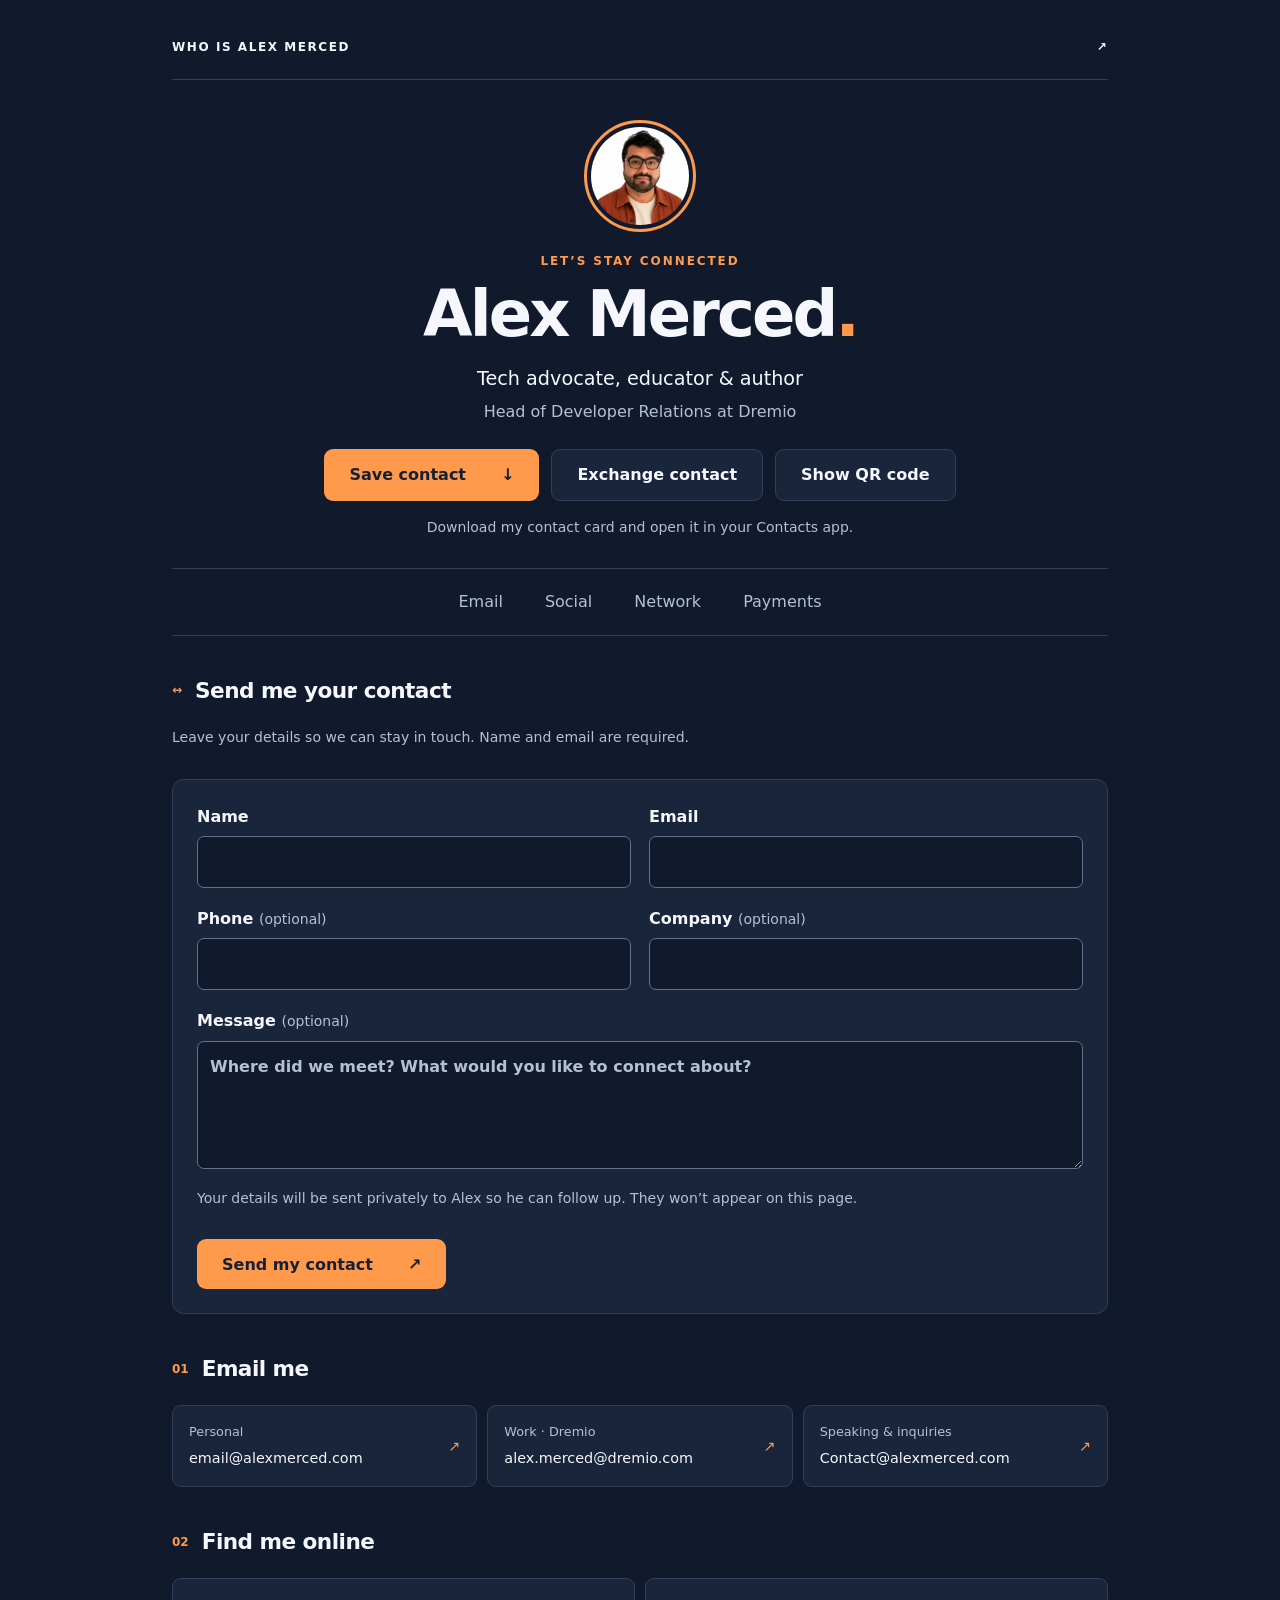
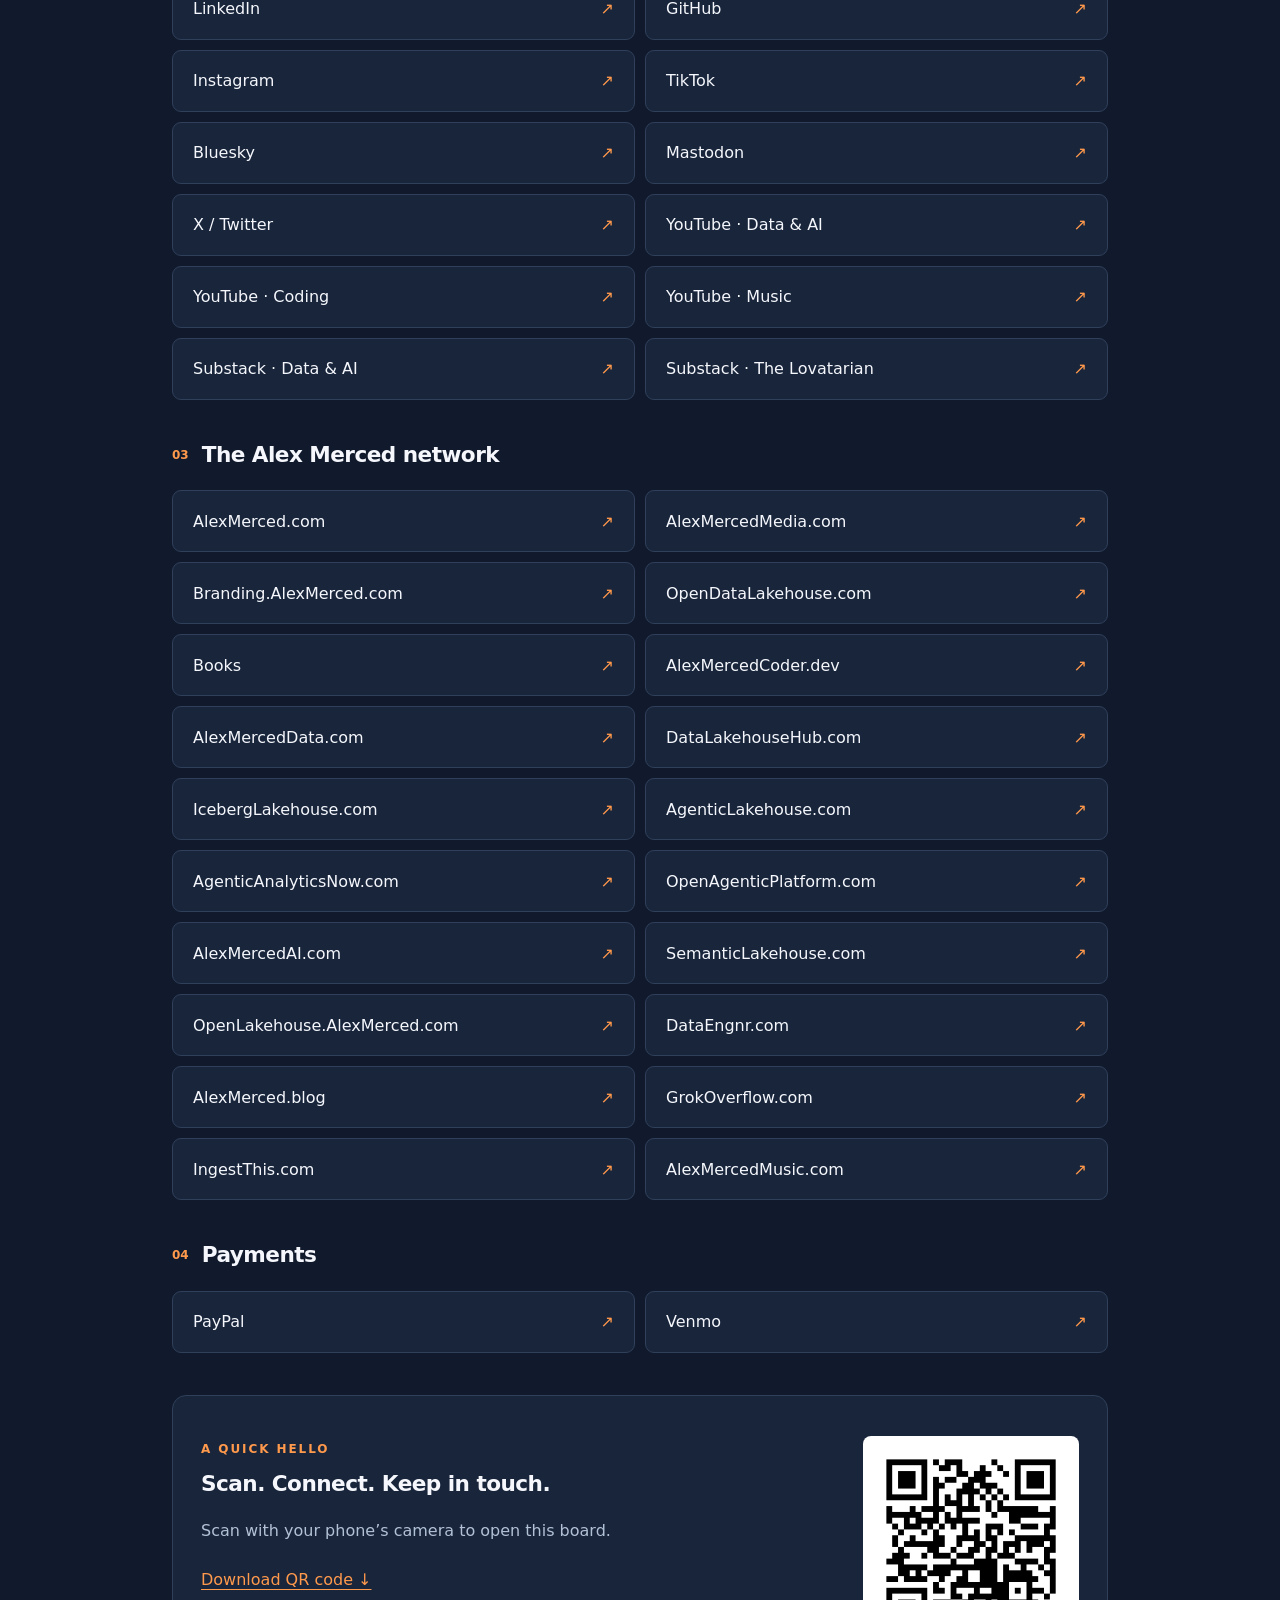
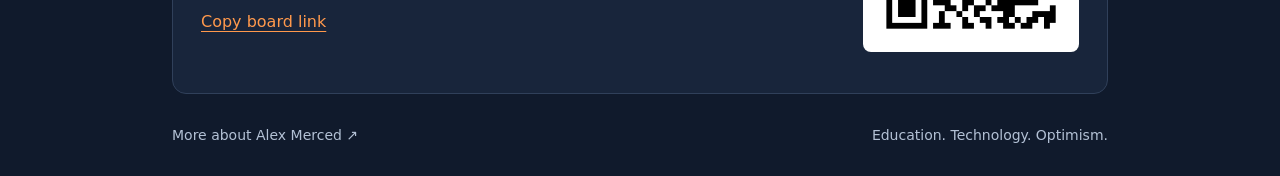
<file: bcard/index.html>
<!doctype html>
<html lang="en">
<head>
<meta charset="utf-8">
<meta name="viewport" content="width=device-width, initial-scale=1">
<meta name="robots" content="noindex, follow">
<title>Alex Merced · Contact Board</title>
<meta name="description" content="Save Alex Merced’s contact details, connect on social media, and explore the Alex Merced network.">
<link rel="icon" href="/assets/img/favicon.png">
<link rel="stylesheet" href="/bcard/bcard.css">
<script src="/bcard/bcard.js" defer></script>

<!-- network:head:start -->
<!-- Generated by alexmercedcom/scripts/build-network-shared.mjs from entity/*.json. Do not edit by hand. -->
<script>
window.dataLayer = window.dataLayer || [];
function gtag(){dataLayer.push(arguments);}
gtag('consent', 'default', { ad_storage: 'denied', ad_user_data: 'denied', ad_personalization: 'denied', analytics_storage: 'denied', wait_for_update: 500, region: ["AT","BE","BG","HR","CY","CZ","DK","EE","FI","FR","DE","GR","HU","IE","IT","LV","LT","LU","MT","NL","PL","PT","RO","SK","SI","ES","SE","IS","LI","NO","GB","CH"] });
gtag('consent', 'default', { ad_storage: 'denied', ad_user_data: 'denied', ad_personalization: 'denied', analytics_storage: 'granted' });
</script>
<script async src="https://www.googletagmanager.com/gtag/js?id=G-4F1DTQJNDM"></script>
<script>
gtag('js', new Date());
// Report only from the site's own domain: never localhost, Netlify previews, or alias domains.
if (/^(www\.)?whoisalexmerced\.com$/.test(location.hostname)) {
  gtag('config', 'G-4F1DTQJNDM');
}
document.addEventListener('click', function (e) {
  var a = e.target && e.target.closest ? e.target.closest('[data-network-event]') : null;
  if (a) gtag('event', a.getAttribute('data-network-event'), { link_url: a.href, link_text: (a.textContent || '').trim(), site: location.hostname });
});
(function () {
  var KEY = 'am-consent';
  var tz = '';
  try { tz = Intl.DateTimeFormat().resolvedOptions().timeZone || ''; } catch (e) {}
  var regional = /^Europe\//.test(tz) || /^Atlantic\/(Canary|Madeira|Azores|Reykjavik|Faroe)$/.test(tz);
  function stored() { try { return localStorage.getItem(KEY); } catch (e) { return null; } }
  function save(v) { try { localStorage.setItem(KEY, v); } catch (e) {} }
  function apply(v) { gtag('consent', 'update', { analytics_storage: v === 'granted' ? 'granted' : 'denied' }); }
  var prior = stored();
  if (prior) apply(prior);
  function show() {
    if (document.getElementById('am-consent')) return;
    var box = document.createElement('div');
    box.id = 'am-consent';
    box.setAttribute('role', 'dialog');
    box.setAttribute('aria-live', 'polite');
    box.setAttribute('aria-label', 'Cookie choices');
    box.style.cssText = 'position:fixed;left:16px;right:16px;bottom:16px;max-width:560px;margin:0 auto;z-index:2147483000;background:#0f172a;color:#f8fafc;border:1px solid #334155;border-radius:12px;padding:16px 18px;font:15px/1.5 system-ui,-apple-system,Segoe UI,Roboto,sans-serif;box-shadow:0 10px 30px rgba(0,0,0,.35)';
    box.innerHTML = '<p style="margin:0 0 12px">This site uses Google Analytics cookies to count visits and see which pages help. No advertising cookies. Is that OK?</p>' +
      '<div style="display:flex;gap:8px;flex-wrap:wrap"><button type="button" data-v="granted" style="background:#38bdf8;color:#0f172a;border:0;border-radius:8px;padding:8px 14px;font:inherit;font-weight:600;cursor:pointer">Accept analytics</button>' +
      '<button type="button" data-v="denied" style="background:transparent;color:#f8fafc;border:1px solid #64748b;border-radius:8px;padding:8px 14px;font:inherit;cursor:pointer">Decline</button></div>';
    box.addEventListener('click', function (e) {
      var v = e.target && e.target.getAttribute && e.target.getAttribute('data-v');
      if (!v) return;
      save(v); apply(v); box.remove();
    });
    document.body.appendChild(box);
  }
  function open(e) { if (e) e.preventDefault(); show(); }
  function ready() {
    if (regional && !prior) show();
    if (location.hash === '#cookie-settings') show();
  }
  if (document.readyState === 'loading') document.addEventListener('DOMContentLoaded', ready); else ready();
  window.addEventListener('hashchange', function () { if (location.hash === '#cookie-settings') show(); });
  document.addEventListener('click', function (e) {
    var a = e.target && e.target.closest ? e.target.closest('a[href$="#cookie-settings"]') : null;
    if (a) open(e);
  });
})();
</script>
<script type="application/ld+json">{"@context":"https://schema.org","@type":"Person","@id":"https://alexmerced.com/#alexmerced","name":"Alex Merced","url":"https://alexmerced.com","image":"https://alexmerced.com/alexpics/photo-headshot-charcoal-blazer-turtleneck.webp","jobTitle":"Head of Developer Relations","worksFor":{"@type":"Organization","name":"Dremio","url":"https://www.dremio.com"},"sameAs":["https://github.com/alexmercedcoder","https://www.linkedin.com/in/alexmerced","https://bsky.app/profile/alextalksdatalakehouses.fyi","https://www.youtube.com/@alexmerceddata","https://www.youtube.com/@alexmercedcoder","https://x.com/AMdatalakehouse","https://x.com/alexmercedcoder","https://amdatalakehouse.substack.com","https://dev.to/alexmercedcoder","https://www.amazon.com/Apache-Iceberg-Functionality-Performance-Scalability/dp/1098148622","https://www.manning.com/books/architecting-an-apache-iceberg-lakehouse","https://alexmerced.blog","https://alexmercedcoder.dev","https://alexmerceddata.com","https://alexmercedmedia.com","https://whoisalexmerced.com","https://books.alexmerced.com","https://branding.alexmerced.com","https://alexmercedmusic.com","https://www.youtube.com/@AlexMercedMusic","https://soundcloud.com/alexmerced","https://suno.com/@alexmerced"],"knowsAbout":["Open Lakehouse Architecture","Apache Iceberg","Apache Polaris","Apache Parquet","Apache Arrow","Iceberg Catalogs","Semantic Layers","Agentic Analytics","Agent Infrastructure","Data Engineering","Query Federation","Model Context Protocol","Developer Relations"]}</script>
<meta name="twitter:site" content="@AMdatalakehouse">
<!-- network:head:end -->
</head>
<body>
<a class="skip-link" href="#contact">Skip to contact details</a>
<main>
<header class="profile">
<a class="eyebrow" href="/">WHO IS ALEX MERCED <span aria-hidden="true">↗</span></a>
<img class="portrait" src="/assets/img/alex-merced-headshot.webp" alt="Alex Merced" width="112" height="112">
<p class="kicker">LET’S STAY CONNECTED</p>
<h1>Alex Merced<span>.</span></h1>
<p class="subtitle">Tech advocate, educator & author</p>
<p class="role">Head of Developer Relations at Dremio</p>
<div class="actions"><a class="button primary" href="/bcard/alex-merced.vcf" download="Alex-Merced.vcf">Save contact <span aria-hidden="true">↓</span></a><a class="button secondary" href="#exchange">Exchange contact</a><a class="button secondary" href="#share">Show QR code</a></div>
<p class="hint">Download my contact card and open it in your Contacts app.</p>
<nav class="section-nav" aria-label="Board sections"><a href="#contact">Email</a><a href="#social">Social</a><a href="#network">Network</a><a href="#payments">Payments</a></nav>
</header>
<div class="content">
<section id="exchange" aria-labelledby="exchange-heading">
<div class="section-heading"><span class="number" aria-hidden="true">↔</span><h2 id="exchange-heading">Send me your contact</h2></div>
<p class="hint">Leave your details so we can stay in touch. Name and email are required.</p>
<form name="bcard-contact" method="POST" action="/bcard/thanks/" data-netlify="true" netlify-honeypot="bot-field" class="contact-form">
<input type="hidden" name="form-name" value="bcard-contact">
<input type="hidden" name="subject" value="New contact from Alex Merced’s business card">
<p hidden><label>Leave this empty <input name="bot-field" tabindex="-1" autocomplete="off"></label></p>
<div class="form-grid">
<label for="contact-name">Name <input id="contact-name" name="name" autocomplete="name" maxlength="120" required></label>
<label for="contact-email">Email <input id="contact-email" name="email" type="email" autocomplete="email" maxlength="254" required></label>
<label for="contact-phone">Phone <span>(optional)</span><input id="contact-phone" name="phone" type="tel" autocomplete="tel" maxlength="50"></label>
<label for="contact-company">Company <span>(optional)</span><input id="contact-company" name="company" autocomplete="organization" maxlength="160"></label>
</div>
<label for="contact-message">Message <span>(optional)</span><textarea id="contact-message" name="message" rows="4" maxlength="3000" placeholder="Where did we meet? What would you like to connect about?"></textarea></label>
<p class="hint">Your details will be sent privately to Alex so he can follow up. They won’t appear on this page.</p>
<button class="button primary" type="submit">Send my contact <span aria-hidden="true">↗</span></button>
</form>
</section>
<section id="contact"><div class="section-heading"><span class="number">01</span><h2>Email me</h2></div><div class="email-list"><a class="link-card email-card" href="mailto:email@alexmerced.com"><span><small>Personal</small>email@alexmerced.com</span><span aria-hidden="true">↗</span></a>
<a class="link-card email-card" href="mailto:alex.merced@dremio.com"><span><small>Work · Dremio</small>alex.merced@dremio.com</span><span aria-hidden="true">↗</span></a>
<a class="link-card email-card" href="mailto:Contact@alexmerced.com"><span><small>Speaking &amp; inquiries</small>Contact@alexmerced.com</span><span aria-hidden="true">↗</span></a></div></section>
<section id="social"><div class="section-heading"><span class="number">02</span><h2>Find me online</h2></div><div class="link-grid"><a class="link-card" href="https://www.linkedin.com/in/alexmerced" target="_blank" rel="noopener noreferrer"><span>LinkedIn</span><span aria-hidden="true">↗</span></a>
<a class="link-card" href="https://github.com/alexmercedcoder" target="_blank" rel="noopener noreferrer"><span>GitHub</span><span aria-hidden="true">↗</span></a>
<a class="link-card" href="https://www.instagram.com/alexmercedcoder" target="_blank" rel="noopener noreferrer"><span>Instagram</span><span aria-hidden="true">↗</span></a>
<a class="link-card" href="https://www.tiktok.com/@alexmercedcoder" target="_blank" rel="noopener noreferrer"><span>TikTok</span><span aria-hidden="true">↗</span></a>
<a class="link-card" href="https://bsky.app/profile/alextalksdatalakehouses.fyi" target="_blank" rel="noopener noreferrer"><span>Bluesky</span><span aria-hidden="true">↗</span></a>
<a class="link-card" href="https://me.dm/@thealexmerced" target="_blank" rel="noopener noreferrer"><span>Mastodon</span><span aria-hidden="true">↗</span></a>
<a class="link-card" href="https://twitter.com/amdatalakehouse" target="_blank" rel="noopener noreferrer"><span>X / Twitter</span><span aria-hidden="true">↗</span></a>
<a class="link-card" href="https://www.youtube.com/@alexmerceddata" target="_blank" rel="noopener noreferrer"><span>YouTube · Data &amp; AI</span><span aria-hidden="true">↗</span></a>
<a class="link-card" href="https://www.youtube.com/@alexmercedcoder" target="_blank" rel="noopener noreferrer"><span>YouTube · Coding</span><span aria-hidden="true">↗</span></a>
<a class="link-card" href="https://www.youtube.com/user/AlexMercedMusic" target="_blank" rel="noopener noreferrer"><span>YouTube · Music</span><span aria-hidden="true">↗</span></a>
<a class="link-card" href="https://amdatalakehouse.substack.com" target="_blank" rel="noopener noreferrer"><span>Substack · Data &amp; AI</span><span aria-hidden="true">↗</span></a>
<a class="link-card" href="https://loveatarian.substack.com/" target="_blank" rel="noopener noreferrer"><span>Substack · The Lovatarian</span><span aria-hidden="true">↗</span></a></div></section>
<section id="network"><div class="section-heading"><span class="number">03</span><h2>The Alex Merced network</h2></div><div class="link-grid"><a class="link-card" href="https://alexmerced.com" target="_blank" rel="noopener noreferrer"><span>AlexMerced.com</span><span aria-hidden="true">↗</span></a>
<a class="link-card" href="https://alexmercedmedia.com" target="_blank" rel="noopener noreferrer"><span>AlexMercedMedia.com</span><span aria-hidden="true">↗</span></a>
<a class="link-card" href="https://branding.alexmerced.com" target="_blank" rel="noopener noreferrer"><span>Branding.AlexMerced.com</span><span aria-hidden="true">↗</span></a>
<a class="link-card" href="https://opendatalakehouse.com" target="_blank" rel="noopener noreferrer"><span>OpenDataLakehouse.com</span><span aria-hidden="true">↗</span></a>
<a class="link-card" href="https://books.alexmerced.com" target="_blank" rel="noopener noreferrer"><span>Books</span><span aria-hidden="true">↗</span></a>
<a class="link-card" href="https://alexmercedcoder.dev" target="_blank" rel="noopener noreferrer"><span>AlexMercedCoder.dev</span><span aria-hidden="true">↗</span></a>
<a class="link-card" href="https://alexmerceddata.com" target="_blank" rel="noopener noreferrer"><span>AlexMercedData.com</span><span aria-hidden="true">↗</span></a>
<a class="link-card" href="https://datalakehousehub.com" target="_blank" rel="noopener noreferrer"><span>DataLakehouseHub.com</span><span aria-hidden="true">↗</span></a>
<a class="link-card" href="https://iceberglakehouse.com" target="_blank" rel="noopener noreferrer"><span>IcebergLakehouse.com</span><span aria-hidden="true">↗</span></a>
<a class="link-card" href="https://agenticlakehouse.com" target="_blank" rel="noopener noreferrer"><span>AgenticLakehouse.com</span><span aria-hidden="true">↗</span></a>
<a class="link-card" href="https://agenticanalyticsnow.com" target="_blank" rel="noopener noreferrer"><span>AgenticAnalyticsNow.com</span><span aria-hidden="true">↗</span></a>
<a class="link-card" href="https://openagenticplatform.com" target="_blank" rel="noopener noreferrer"><span>OpenAgenticPlatform.com</span><span aria-hidden="true">↗</span></a>
<a class="link-card" href="https://www.alexmercedai.com" target="_blank" rel="noopener noreferrer"><span>AlexMercedAI.com</span><span aria-hidden="true">↗</span></a>
<a class="link-card" href="https://semanticlakehouse.com" target="_blank" rel="noopener noreferrer"><span>SemanticLakehouse.com</span><span aria-hidden="true">↗</span></a>
<a class="link-card" href="https://openlakehouse.alexmerced.com" target="_blank" rel="noopener noreferrer"><span>OpenLakehouse.AlexMerced.com</span><span aria-hidden="true">↗</span></a>
<a class="link-card" href="https://dataengnr.com" target="_blank" rel="noopener noreferrer"><span>DataEngnr.com</span><span aria-hidden="true">↗</span></a>
<a class="link-card" href="https://alexmerced.blog" target="_blank" rel="noopener noreferrer"><span>AlexMerced.blog</span><span aria-hidden="true">↗</span></a>
<a class="link-card" href="https://grokoverflow.com" target="_blank" rel="noopener noreferrer"><span>GrokOverflow.com</span><span aria-hidden="true">↗</span></a>
<a class="link-card" href="https://ingestthis.com" target="_blank" rel="noopener noreferrer"><span>IngestThis.com</span><span aria-hidden="true">↗</span></a>
<a class="link-card" href="https://alexmercedmusic.com" target="_blank" rel="noopener noreferrer"><span>AlexMercedMusic.com</span><span aria-hidden="true">↗</span></a></div></section>
<section id="payments"><div class="section-heading"><span class="number">04</span><h2>Payments</h2></div><div class="link-grid" id="payment-links"><a class="link-card" href="https://paypal.me/thealexmerced" target="_blank" rel="noopener noreferrer"><span>PayPal</span><span aria-hidden="true">↗</span></a>
<a class="link-card" href="https://venmo.com/u/thealexmerced" target="_blank" rel="noopener noreferrer"><span>Venmo</span><span aria-hidden="true">↗</span></a></div></section>
<section id="share" class="share-card"><div><p class="kicker">A QUICK HELLO</p><h2>Scan. Connect. Keep in touch.</h2><p>Scan with your phone’s camera to open this board.</p><a class="text-link" href="/bcard/bcard-qr.png" download="Alex-Merced-QR.png">Download QR code ↓</a><button class="text-link" id="copy-link" type="button" hidden>Copy board link</button><p id="copy-status" role="status" aria-live="polite"></p></div><img src="/bcard/bcard-qr.png" alt="QR code linking to https://whoisalexmerced.com/bcard/" width="216" height="216"></section>
<footer><a href="/">More about Alex Merced ↗</a><span>Education. Technology. Optimism.</span></footer>
</div>
</main>
</body>
</html>
</file>
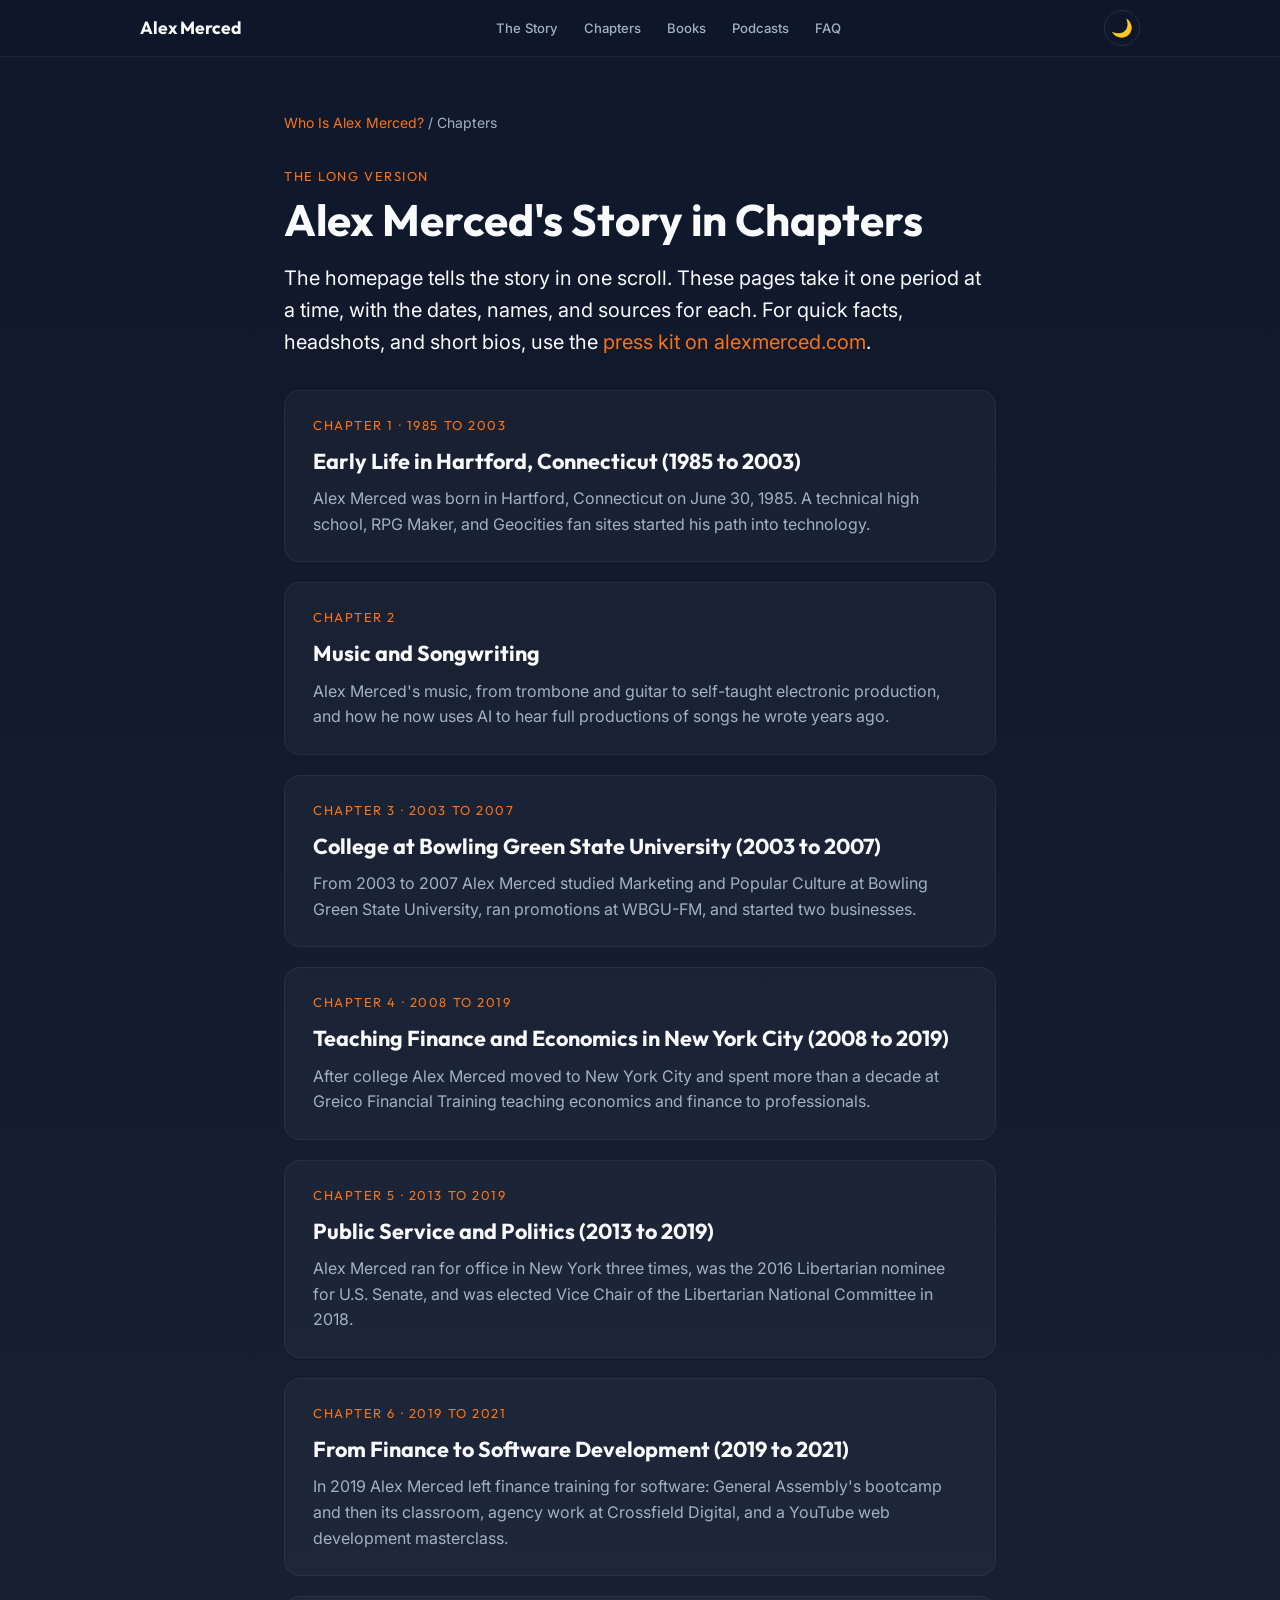
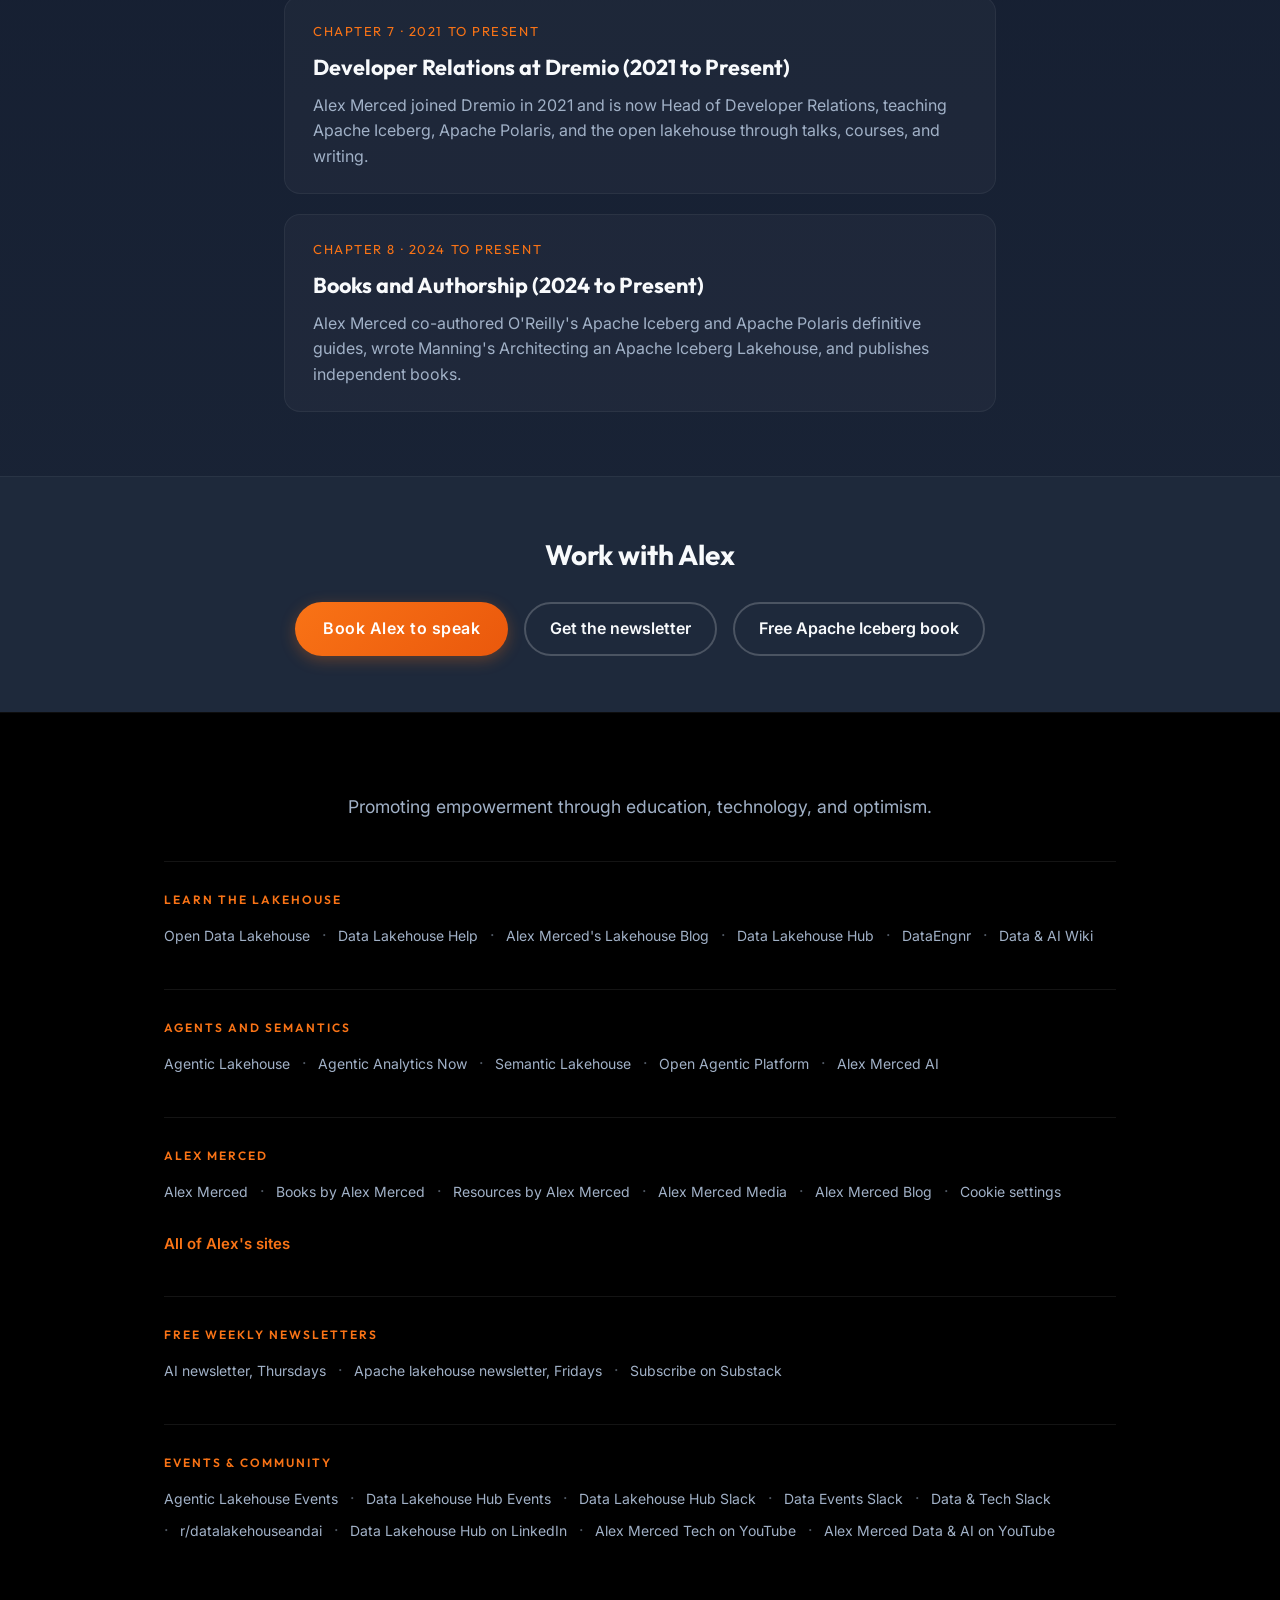
<file: chapters/index.html>
<!DOCTYPE html>
<html lang="en">

<head>
    <meta charset="UTF-8">
    <meta name="viewport" content="width=device-width, initial-scale=1.0">
    <title>Alex Merced&#x27;s Story in Chapters | Who Is Alex Merced?</title>
    <meta name="description" content="Alex Merced&#x27;s life and career in dated chapters: Hartford, Bowling Green, teaching finance in New York, public office, the move into software, and developer relations at Dremio.">
    <link rel="canonical" href="https://whoisalexmerced.com/chapters/">

    <meta property="og:type" content="website">
    <meta property="og:site_name" content="Who Is Alex Merced?">
    <meta property="og:url" content="https://whoisalexmerced.com/chapters/">
    <meta property="og:title" content="Alex Merced&#x27;s Story in Chapters | Who Is Alex Merced?">
    <meta property="og:description" content="Alex Merced&#x27;s life and career in dated chapters: Hartford, Bowling Green, teaching finance in New York, public office, the move into software, and developer relations at Dremio.">
    <meta property="og:image" content="https://whoisalexmerced.com/assets/img/alex-merced-headshot.jpg">

    <meta name="twitter:card" content="summary_large_image">
    <meta name="twitter:title" content="Alex Merced&#x27;s Story in Chapters | Who Is Alex Merced?">
    <meta name="twitter:description" content="Alex Merced&#x27;s life and career in dated chapters: Hartford, Bowling Green, teaching finance in New York, public office, the move into software, and developer relations at Dremio.">
    <meta name="twitter:image" content="https://whoisalexmerced.com/assets/img/alex-merced-headshot.jpg">

    <link rel="icon" type="image/png" href="/assets/img/favicon.png">
    <link rel="apple-touch-icon" href="/assets/img/favicon.png">
    <link rel="preconnect" href="https://fonts.googleapis.com">
    <link rel="preconnect" href="https://fonts.gstatic.com" crossorigin>
    <link rel="stylesheet" href="/style.css">

    <!-- Shared network block: GA4, CTA click events, canonical Person. Generated; run scripts/apply-network.mjs -->
    <!-- network:head:start -->
<!-- Generated by alexmercedcom/scripts/build-network-shared.mjs from entity/*.json. Do not edit by hand. -->
<script>
window.dataLayer = window.dataLayer || [];
function gtag(){dataLayer.push(arguments);}
gtag('consent', 'default', { ad_storage: 'denied', ad_user_data: 'denied', ad_personalization: 'denied', analytics_storage: 'denied', wait_for_update: 500, region: ["AT","BE","BG","HR","CY","CZ","DK","EE","FI","FR","DE","GR","HU","IE","IT","LV","LT","LU","MT","NL","PL","PT","RO","SK","SI","ES","SE","IS","LI","NO","GB","CH"] });
gtag('consent', 'default', { ad_storage: 'denied', ad_user_data: 'denied', ad_personalization: 'denied', analytics_storage: 'granted' });
</script>
<script async src="https://www.googletagmanager.com/gtag/js?id=G-4F1DTQJNDM"></script>
<script>
gtag('js', new Date());
// Report only from the site's own domain: never localhost, Netlify previews, or alias domains.
if (/^(www\.)?whoisalexmerced\.com$/.test(location.hostname)) {
  gtag('config', 'G-4F1DTQJNDM');
}
document.addEventListener('click', function (e) {
  var a = e.target && e.target.closest ? e.target.closest('[data-network-event]') : null;
  if (a) gtag('event', a.getAttribute('data-network-event'), { link_url: a.href, link_text: (a.textContent || '').trim(), site: location.hostname });
});
(function () {
  var KEY = 'am-consent';
  var tz = '';
  try { tz = Intl.DateTimeFormat().resolvedOptions().timeZone || ''; } catch (e) {}
  var regional = /^Europe\//.test(tz) || /^Atlantic\/(Canary|Madeira|Azores|Reykjavik|Faroe)$/.test(tz);
  function stored() { try { return localStorage.getItem(KEY); } catch (e) { return null; } }
  function save(v) { try { localStorage.setItem(KEY, v); } catch (e) {} }
  function apply(v) { gtag('consent', 'update', { analytics_storage: v === 'granted' ? 'granted' : 'denied' }); }
  var prior = stored();
  if (prior) apply(prior);
  function show() {
    if (document.getElementById('am-consent')) return;
    var box = document.createElement('div');
    box.id = 'am-consent';
    box.setAttribute('role', 'dialog');
    box.setAttribute('aria-live', 'polite');
    box.setAttribute('aria-label', 'Cookie choices');
    box.style.cssText = 'position:fixed;left:16px;right:16px;bottom:16px;max-width:560px;margin:0 auto;z-index:2147483000;background:#0f172a;color:#f8fafc;border:1px solid #334155;border-radius:12px;padding:16px 18px;font:15px/1.5 system-ui,-apple-system,Segoe UI,Roboto,sans-serif;box-shadow:0 10px 30px rgba(0,0,0,.35)';
    box.innerHTML = '<p style="margin:0 0 12px">This site uses Google Analytics cookies to count visits and see which pages help. No advertising cookies. Is that OK?</p>' +
      '<div style="display:flex;gap:8px;flex-wrap:wrap"><button type="button" data-v="granted" style="background:#38bdf8;color:#0f172a;border:0;border-radius:8px;padding:8px 14px;font:inherit;font-weight:600;cursor:pointer">Accept analytics</button>' +
      '<button type="button" data-v="denied" style="background:transparent;color:#f8fafc;border:1px solid #64748b;border-radius:8px;padding:8px 14px;font:inherit;cursor:pointer">Decline</button></div>';
    box.addEventListener('click', function (e) {
      var v = e.target && e.target.getAttribute && e.target.getAttribute('data-v');
      if (!v) return;
      save(v); apply(v); box.remove();
    });
    document.body.appendChild(box);
  }
  function open(e) { if (e) e.preventDefault(); show(); }
  function ready() {
    if (regional && !prior) show();
    if (location.hash === '#cookie-settings') show();
  }
  if (document.readyState === 'loading') document.addEventListener('DOMContentLoaded', ready); else ready();
  window.addEventListener('hashchange', function () { if (location.hash === '#cookie-settings') show(); });
  document.addEventListener('click', function (e) {
    var a = e.target && e.target.closest ? e.target.closest('a[href$="#cookie-settings"]') : null;
    if (a) open(e);
  });
})();
</script>
<script type="application/ld+json">{"@context":"https://schema.org","@type":"Person","@id":"https://alexmerced.com/#alexmerced","name":"Alex Merced","url":"https://alexmerced.com","image":"https://alexmerced.com/alexpics/photo-headshot-charcoal-blazer-turtleneck.webp","jobTitle":"Head of Developer Relations","worksFor":{"@type":"Organization","name":"Dremio","url":"https://www.dremio.com"},"sameAs":["https://github.com/alexmercedcoder","https://www.linkedin.com/in/alexmerced","https://bsky.app/profile/alextalksdatalakehouses.fyi","https://www.youtube.com/@alexmerceddata","https://www.youtube.com/@alexmercedcoder","https://x.com/AMdatalakehouse","https://x.com/alexmercedcoder","https://amdatalakehouse.substack.com","https://dev.to/alexmercedcoder","https://www.amazon.com/Apache-Iceberg-Functionality-Performance-Scalability/dp/1098148622","https://www.manning.com/books/architecting-an-apache-iceberg-lakehouse","https://alexmerced.blog","https://alexmercedcoder.dev","https://alexmerceddata.com","https://alexmercedmedia.com","https://whoisalexmerced.com","https://books.alexmerced.com","https://branding.alexmerced.com","https://alexmercedmusic.com","https://www.youtube.com/@AlexMercedMusic","https://soundcloud.com/alexmerced","https://suno.com/@alexmerced"],"knowsAbout":["Open Lakehouse Architecture","Apache Iceberg","Apache Polaris","Apache Parquet","Apache Arrow","Iceberg Catalogs","Semantic Layers","Agentic Analytics","Agent Infrastructure","Data Engineering","Query Federation","Model Context Protocol","Developer Relations"]}</script>
<meta name="twitter:site" content="@AMdatalakehouse">
<!-- network:head:end -->

    <script type="application/ld+json">
{
  "@context": "https://schema.org",
  "@type": "CollectionPage",
  "@id": "https://whoisalexmerced.com/chapters/#collection",
  "url": "https://whoisalexmerced.com/chapters/",
  "name": "Alex Merced's story in chapters",
  "description": "Alex Merced's life and career in dated chapters: Hartford, Bowling Green, teaching finance in New York, public office, the move into software, and developer relations at Dremio.",
  "inLanguage": "en",
  "about": {
    "@id": "https://alexmerced.com/#alexmerced"
  },
  "mainEntity": {
    "@type": "ItemList",
    "numberOfItems": 8,
    "itemListElement": [
      {
        "@type": "ListItem",
        "position": 1,
        "name": "Early Life in Hartford, Connecticut (1985 to 2003)",
        "url": "https://whoisalexmerced.com/chapters/early-life-hartford/"
      },
      {
        "@type": "ListItem",
        "position": 2,
        "name": "Music and Songwriting",
        "url": "https://whoisalexmerced.com/chapters/music/"
      },
      {
        "@type": "ListItem",
        "position": 3,
        "name": "College at Bowling Green State University (2003 to 2007)",
        "url": "https://whoisalexmerced.com/chapters/bowling-green-state-university/"
      },
      {
        "@type": "ListItem",
        "position": 4,
        "name": "Teaching Finance and Economics in New York City (2008 to 2019)",
        "url": "https://whoisalexmerced.com/chapters/new-york-finance-education/"
      },
      {
        "@type": "ListItem",
        "position": 5,
        "name": "Public Service and Politics (2013 to 2019)",
        "url": "https://whoisalexmerced.com/chapters/public-service/"
      },
      {
        "@type": "ListItem",
        "position": 6,
        "name": "From Finance to Software Development (2019 to 2021)",
        "url": "https://whoisalexmerced.com/chapters/software-development/"
      },
      {
        "@type": "ListItem",
        "position": 7,
        "name": "Developer Relations at Dremio (2021 to Present)",
        "url": "https://whoisalexmerced.com/chapters/dremio-developer-relations/"
      },
      {
        "@type": "ListItem",
        "position": 8,
        "name": "Books and Authorship (2024 to Present)",
        "url": "https://whoisalexmerced.com/chapters/books-and-authorship/"
      }
    ]
  }
}
    </script>
    <script type="application/ld+json">
{
  "@context": "https://schema.org",
  "@type": "BreadcrumbList",
  "itemListElement": [
    {
      "@type": "ListItem",
      "position": 1,
      "name": "Who Is Alex Merced?",
      "item": "https://whoisalexmerced.com/"
    },
    {
      "@type": "ListItem",
      "position": 2,
      "name": "Chapters",
      "item": "https://whoisalexmerced.com/chapters/"
    }
  ]
}
    </script>
</head>

<body>
    <a href="#main" class="skip-link">Skip to content</a>
    <nav class="site-nav" aria-label="Main navigation">
        <div class="nav-inner">
            <a href="/" class="nav-brand">Alex Merced</a>
            <button class="nav-hamburger" aria-label="Toggle navigation menu" aria-expanded="false">☰</button>
            <ul class="nav-links">
                <li><a href="/">The Story</a></li>
                <li><a href="/chapters/">Chapters</a></li>
                <li><a href="/books/">Books</a></li>
                <li><a href="/#podcasts">Podcasts</a></li>
                <li><a href="/#faq">FAQ</a></li>
            </ul>
            <button class="theme-toggle" aria-label="Toggle light/dark mode">🌙</button>
        </div>
    </nav>

    <main id="main" class="chapter">
        <nav class="chapter__crumbs" aria-label="Breadcrumb"><a href="/">Who Is Alex Merced?</a> / <span aria-current="page">Chapters</span></nav>
        <header class="chapter__head">
            <p class="chapter__eyebrow">The long version</p>
            <h1>Alex Merced's Story in Chapters</h1>
            <p class="chapter__lede">The homepage tells the story in one scroll. These pages take it one period at a time, with the dates, names, and sources for each. For quick facts, headshots, and short bios, use the <a href="https://alexmerced.com/press_kit.html">press kit on alexmerced.com</a>.</p>
        </header>
        <ol class="chapter-list">
            <li class="chapter-list__item">
                <p class="chapter-list__meta">Chapter 1 · 1985 to 2003</p>
                <h2><a href="/chapters/early-life-hartford/">Early Life in Hartford, Connecticut (1985 to 2003)</a></h2>
                <p>Alex Merced was born in Hartford, Connecticut on June 30, 1985. A technical high school, RPG Maker, and Geocities fan sites started his path into technology.</p>
            </li>
            <li class="chapter-list__item">
                <p class="chapter-list__meta">Chapter 2</p>
                <h2><a href="/chapters/music/">Music and Songwriting</a></h2>
                <p>Alex Merced&#x27;s music, from trombone and guitar to self-taught electronic production, and how he now uses AI to hear full productions of songs he wrote years ago.</p>
            </li>
            <li class="chapter-list__item">
                <p class="chapter-list__meta">Chapter 3 · 2003 to 2007</p>
                <h2><a href="/chapters/bowling-green-state-university/">College at Bowling Green State University (2003 to 2007)</a></h2>
                <p>From 2003 to 2007 Alex Merced studied Marketing and Popular Culture at Bowling Green State University, ran promotions at WBGU-FM, and started two businesses.</p>
            </li>
            <li class="chapter-list__item">
                <p class="chapter-list__meta">Chapter 4 · 2008 to 2019</p>
                <h2><a href="/chapters/new-york-finance-education/">Teaching Finance and Economics in New York City (2008 to 2019)</a></h2>
                <p>After college Alex Merced moved to New York City and spent more than a decade at Greico Financial Training teaching economics and finance to professionals.</p>
            </li>
            <li class="chapter-list__item">
                <p class="chapter-list__meta">Chapter 5 · 2013 to 2019</p>
                <h2><a href="/chapters/public-service/">Public Service and Politics (2013 to 2019)</a></h2>
                <p>Alex Merced ran for office in New York three times, was the 2016 Libertarian nominee for U.S. Senate, and was elected Vice Chair of the Libertarian National Committee in 2018.</p>
            </li>
            <li class="chapter-list__item">
                <p class="chapter-list__meta">Chapter 6 · 2019 to 2021</p>
                <h2><a href="/chapters/software-development/">From Finance to Software Development (2019 to 2021)</a></h2>
                <p>In 2019 Alex Merced left finance training for software: General Assembly&#x27;s bootcamp and then its classroom, agency work at Crossfield Digital, and a YouTube web development masterclass.</p>
            </li>
            <li class="chapter-list__item">
                <p class="chapter-list__meta">Chapter 7 · 2021 to present</p>
                <h2><a href="/chapters/dremio-developer-relations/">Developer Relations at Dremio (2021 to Present)</a></h2>
                <p>Alex Merced joined Dremio in 2021 and is now Head of Developer Relations, teaching Apache Iceberg, Apache Polaris, and the open lakehouse through talks, courses, and writing.</p>
            </li>
            <li class="chapter-list__item">
                <p class="chapter-list__meta">Chapter 8 · 2024 to present</p>
                <h2><a href="/chapters/books-and-authorship/">Books and Authorship (2024 to Present)</a></h2>
                <p>Alex Merced co-authored O&#x27;Reilly&#x27;s Apache Iceberg and Apache Polaris definitive guides, wrote Manning&#x27;s Architecting an Apache Iceberg Lakehouse, and publishes independent books.</p>
            </li>
        </ol>
    </main>

    <!-- network:cta:start -->
<aside class="cta-strip" aria-labelledby="cta-strip-title">
  <div class="container">
    <h2 id="cta-strip-title" class="cta-strip__title">Work with Alex</h2>
    <ul class="cta-strip__links">
      <li><a class="btn-primary" href="https://alexmerced.com/speaking" data-network-event="cta_speaking">Book Alex to speak</a></li>
      <li><a class="btn-secondary" href="https://alexmerced.com/newsletter" data-network-event="cta_newsletter">Get the newsletter</a></li>
      <li><a class="btn-secondary" href="https://hello.dremio.com/wp-apache-iceberg-the-definitive-guide-reg.html?utm_source=alexmerced_network&amp;utm_medium=referral&amp;utm_campaign=network_cta" data-network-event="cta_free_book">Free Apache Iceberg book</a></li>
    </ul>
  </div>
</aside>
<!-- network:cta:end -->

    <footer>
        <div class="container">
            <p>Promoting empowerment through education, technology, and optimism.</p>
            <!-- network:footer:start -->
<nav class="footer-run" aria-label="Learn the lakehouse">
  <div class="footer-run__title">Learn the lakehouse</div>
  <ul class="footer-run__list">
    <li><a href="https://opendatalakehouse.com">Open Data Lakehouse</a></li>
    <li><a href="https://datalakehouse.help">Data Lakehouse Help</a></li>
    <li><a href="https://iceberglakehouse.com">Alex Merced's Lakehouse Blog</a></li>
    <li><a href="https://datalakehousehub.com">Data Lakehouse Hub</a></li>
    <li><a href="https://dataengnr.com">DataEngnr</a></li>
    <li><a href="https://dataaiwiki.com">Data &amp; AI Wiki</a></li>
  </ul>
</nav>
<nav class="footer-run" aria-label="Agents and semantics">
  <div class="footer-run__title">Agents and semantics</div>
  <ul class="footer-run__list">
    <li><a href="https://agenticlakehouse.com">Agentic Lakehouse</a></li>
    <li><a href="https://agenticanalyticsnow.com">Agentic Analytics Now</a></li>
    <li><a href="https://semanticlakehouse.com">Semantic Lakehouse</a></li>
    <li><a href="https://openagenticplatform.com">Open Agentic Platform</a></li>
    <li><a href="https://alexmercedai.com">Alex Merced AI</a></li>
  </ul>
</nav>
<nav class="footer-run" aria-label="Alex Merced">
  <div class="footer-run__title">Alex Merced</div>
  <ul class="footer-run__list">
    <li><a href="https://alexmerced.com">Alex Merced</a></li>
    <li><a href="https://books.alexmerced.com">Books by Alex Merced</a></li>
    <li><a href="https://resources.alexmerced.com">Resources by Alex Merced</a></li>
    <li><a href="https://alexmercedmedia.com">Alex Merced Media</a></li>
    <li><a href="https://alexmerced.blog">Alex Merced Blog</a></li>
    <li><a href="#cookie-settings">Cookie settings</a></li>
  </ul>
</nav>
<p class="footer-run__all"><a href="https://alexmerced.com/network">All of Alex's sites</a></p>
<!-- network:footer:end -->
            <nav class="footer-run" aria-label="Free weekly newsletters">
              <div class="footer-run__title">Free Weekly Newsletters</div>
              <ul class="footer-run__list">
                <li><a href="https://amdatalakehouse.substack.com" target="_blank" rel="noopener">AI newsletter, Thursdays</a></li>
                <li><a href="https://amdatalakehouse.substack.com" target="_blank" rel="noopener">Apache lakehouse newsletter, Fridays</a></li>
                <li><a href="https://amdatalakehouse.substack.com" target="_blank" rel="noopener">Subscribe on Substack</a></li>
              </ul>
            </nav>
            <nav class="footer-run" aria-label="Events and community">
              <div class="footer-run__title">Events &amp; Community</div>
              <ul class="footer-run__list">
                <li><a href="https://luma.com/agenticlakehouse" target="_blank" rel="noopener">Agentic Lakehouse Events</a></li>
                <li><a href="https://luma.com/DataLakehouseHub" target="_blank" rel="noopener">Data Lakehouse Hub Events</a></li>
                <li><a href="https://join.slack.com/t/thedatalakehousehub/shared_invite/zt-274yc8sza-mI2zhCW8LGkOh1uxuf8T5Q" target="_blank" rel="noopener">Data Lakehouse Hub Slack</a></li>
                <li><a href="https://join.slack.com/t/data-events/shared_invite/zt-38vgrooy9-U9ral_gr3NAz_Siih1QwmQ" target="_blank" rel="noopener">Data Events Slack</a></li>
                <li><a href="https://join.slack.com/t/datatechcommunity/shared_invite/zt-12xrk4qmd-y~6jUFFd7kdaLhgLURKwoA" target="_blank" rel="noopener">Data &amp; Tech Slack</a></li>
                <li><a href="https://www.reddit.com/r/datalakehouseandai/" target="_blank" rel="noopener">r/datalakehouseandai</a></li>
                <li><a href="https://www.linkedin.com/company/data-lakehouse-hub/" target="_blank" rel="noopener">Data Lakehouse Hub on LinkedIn</a></li>
                <li><a href="https://www.youtube.com/@AlexMercedCoder" target="_blank" rel="noopener">Alex Merced Tech on YouTube</a></li>
                <li><a href="https://www.youtube.com/@alexmerceddata" target="_blank" rel="noopener">Alex Merced Data &amp; AI on YouTube</a></li>
              </ul>
            </nav>
        </div>
    </footer>

    <button id="back-to-top" aria-label="Scroll back to top">↑</button>
    <script src="/scripts.js"></script>
    <script src="/webmcp/alex-merced-webmcp.js" defer></script>
    <script src="/webmcp/init.js" defer></script>
</body>

</html>
</file>
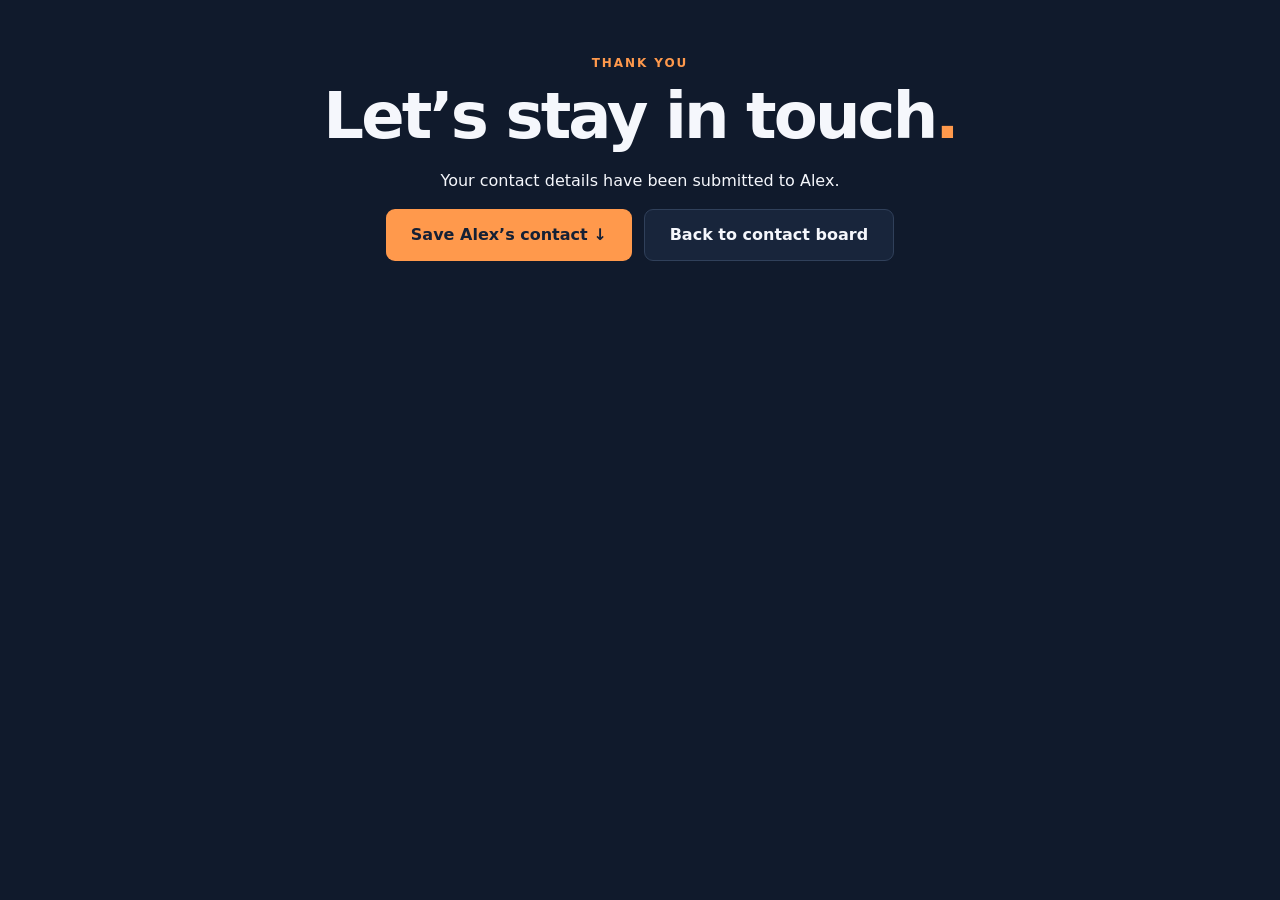
<file: bcard/thanks/index.html>
<!doctype html><html lang="en"><head><meta charset="utf-8"><meta name="viewport" content="width=device-width, initial-scale=1"><meta name="robots" content="noindex, follow"><title>Contact received · Alex Merced</title><link rel="icon" href="/assets/img/favicon.png"><link rel="stylesheet" href="/bcard/bcard.css">
<!-- network:head:start -->
<!-- Generated by alexmercedcom/scripts/build-network-shared.mjs from entity/*.json. Do not edit by hand. -->
<script>
window.dataLayer = window.dataLayer || [];
function gtag(){dataLayer.push(arguments);}
gtag('consent', 'default', { ad_storage: 'denied', ad_user_data: 'denied', ad_personalization: 'denied', analytics_storage: 'denied', wait_for_update: 500, region: ["AT","BE","BG","HR","CY","CZ","DK","EE","FI","FR","DE","GR","HU","IE","IT","LV","LT","LU","MT","NL","PL","PT","RO","SK","SI","ES","SE","IS","LI","NO","GB","CH"] });
gtag('consent', 'default', { ad_storage: 'denied', ad_user_data: 'denied', ad_personalization: 'denied', analytics_storage: 'granted' });
</script>
<script async src="https://www.googletagmanager.com/gtag/js?id=G-4F1DTQJNDM"></script>
<script>
gtag('js', new Date());
// Report only from the site's own domain: never localhost, Netlify previews, or alias domains.
if (/^(www\.)?whoisalexmerced\.com$/.test(location.hostname)) {
  gtag('config', 'G-4F1DTQJNDM');
}
document.addEventListener('click', function (e) {
  var a = e.target && e.target.closest ? e.target.closest('[data-network-event]') : null;
  if (a) gtag('event', a.getAttribute('data-network-event'), { link_url: a.href, link_text: (a.textContent || '').trim(), site: location.hostname });
});
(function () {
  var KEY = 'am-consent';
  var tz = '';
  try { tz = Intl.DateTimeFormat().resolvedOptions().timeZone || ''; } catch (e) {}
  var regional = /^Europe\//.test(tz) || /^Atlantic\/(Canary|Madeira|Azores|Reykjavik|Faroe)$/.test(tz);
  function stored() { try { return localStorage.getItem(KEY); } catch (e) { return null; } }
  function save(v) { try { localStorage.setItem(KEY, v); } catch (e) {} }
  function apply(v) { gtag('consent', 'update', { analytics_storage: v === 'granted' ? 'granted' : 'denied' }); }
  var prior = stored();
  if (prior) apply(prior);
  function show() {
    if (document.getElementById('am-consent')) return;
    var box = document.createElement('div');
    box.id = 'am-consent';
    box.setAttribute('role', 'dialog');
    box.setAttribute('aria-live', 'polite');
    box.setAttribute('aria-label', 'Cookie choices');
    box.style.cssText = 'position:fixed;left:16px;right:16px;bottom:16px;max-width:560px;margin:0 auto;z-index:2147483000;background:#0f172a;color:#f8fafc;border:1px solid #334155;border-radius:12px;padding:16px 18px;font:15px/1.5 system-ui,-apple-system,Segoe UI,Roboto,sans-serif;box-shadow:0 10px 30px rgba(0,0,0,.35)';
    box.innerHTML = '<p style="margin:0 0 12px">This site uses Google Analytics cookies to count visits and see which pages help. No advertising cookies. Is that OK?</p>' +
      '<div style="display:flex;gap:8px;flex-wrap:wrap"><button type="button" data-v="granted" style="background:#38bdf8;color:#0f172a;border:0;border-radius:8px;padding:8px 14px;font:inherit;font-weight:600;cursor:pointer">Accept analytics</button>' +
      '<button type="button" data-v="denied" style="background:transparent;color:#f8fafc;border:1px solid #64748b;border-radius:8px;padding:8px 14px;font:inherit;cursor:pointer">Decline</button></div>';
    box.addEventListener('click', function (e) {
      var v = e.target && e.target.getAttribute && e.target.getAttribute('data-v');
      if (!v) return;
      save(v); apply(v); box.remove();
    });
    document.body.appendChild(box);
  }
  function open(e) { if (e) e.preventDefault(); show(); }
  function ready() {
    if (regional && !prior) show();
    if (location.hash === '#cookie-settings') show();
  }
  if (document.readyState === 'loading') document.addEventListener('DOMContentLoaded', ready); else ready();
  window.addEventListener('hashchange', function () { if (location.hash === '#cookie-settings') show(); });
  document.addEventListener('click', function (e) {
    var a = e.target && e.target.closest ? e.target.closest('a[href$="#cookie-settings"]') : null;
    if (a) open(e);
  });
})();
</script>
<script type="application/ld+json">{"@context":"https://schema.org","@type":"Person","@id":"https://alexmerced.com/#alexmerced","name":"Alex Merced","url":"https://alexmerced.com","image":"https://alexmerced.com/alexpics/photo-headshot-charcoal-blazer-turtleneck.webp","jobTitle":"Head of Developer Relations","worksFor":{"@type":"Organization","name":"Dremio","url":"https://www.dremio.com"},"sameAs":["https://github.com/alexmercedcoder","https://www.linkedin.com/in/alexmerced","https://bsky.app/profile/alextalksdatalakehouses.fyi","https://www.youtube.com/@alexmerceddata","https://www.youtube.com/@alexmercedcoder","https://x.com/AMdatalakehouse","https://x.com/alexmercedcoder","https://amdatalakehouse.substack.com","https://dev.to/alexmercedcoder","https://www.amazon.com/Apache-Iceberg-Functionality-Performance-Scalability/dp/1098148622","https://www.manning.com/books/architecting-an-apache-iceberg-lakehouse","https://alexmerced.blog","https://alexmercedcoder.dev","https://alexmerceddata.com","https://alexmercedmedia.com","https://whoisalexmerced.com","https://books.alexmerced.com","https://branding.alexmerced.com","https://alexmercedmusic.com","https://www.youtube.com/@AlexMercedMusic","https://soundcloud.com/alexmerced","https://suno.com/@alexmerced"],"knowsAbout":["Open Lakehouse Architecture","Apache Iceberg","Apache Polaris","Apache Parquet","Apache Arrow","Iceberg Catalogs","Semantic Layers","Agentic Analytics","Agent Infrastructure","Data Engineering","Query Federation","Model Context Protocol","Developer Relations"]}</script>
<meta name="twitter:site" content="@AMdatalakehouse">
<!-- network:head:end -->
</head><body><main><section class="profile"><p class="kicker">THANK YOU</p><h1>Let’s stay in touch<span>.</span></h1><p>Your contact details have been submitted to Alex.</p><div class="actions"><a class="button primary" href="/bcard/alex-merced.vcf" download="Alex-Merced.vcf">Save Alex’s contact ↓</a><a class="button secondary" href="/bcard/">Back to contact board</a></div></section></main></body></html>
</file>
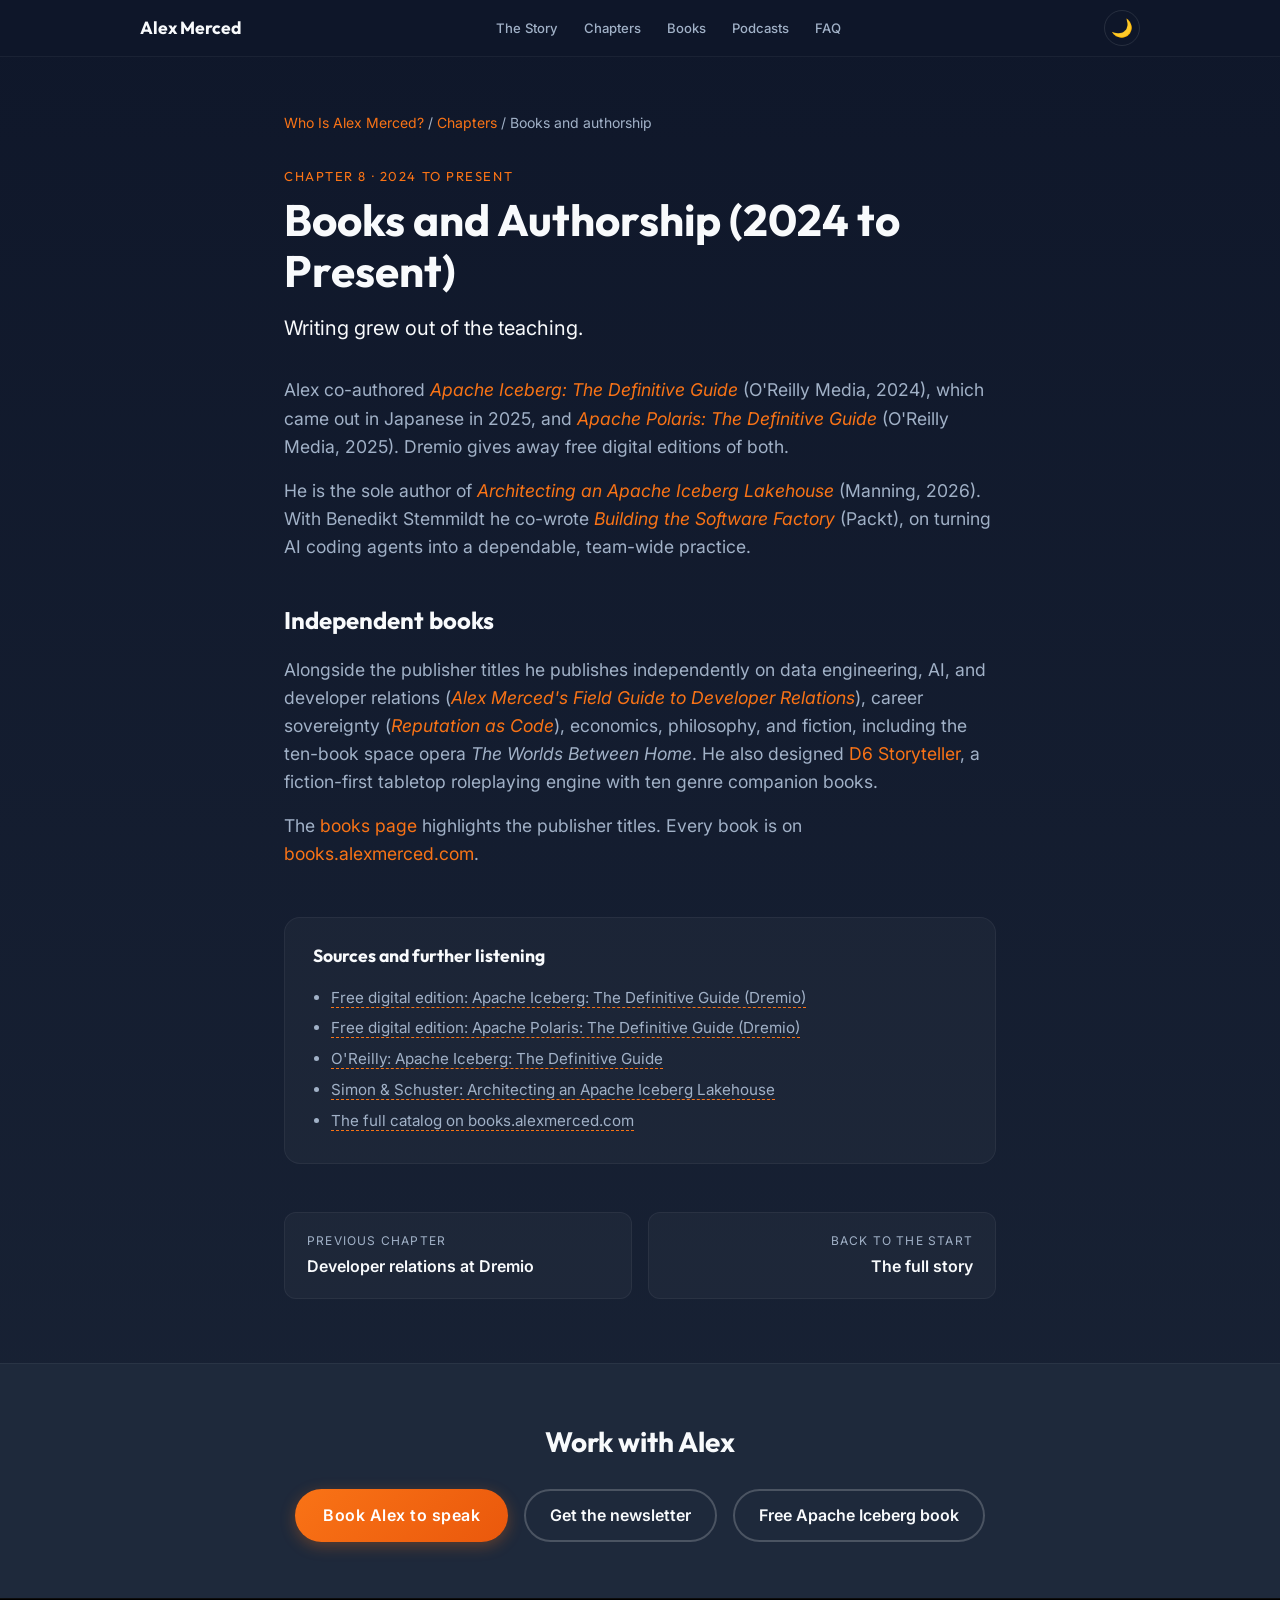
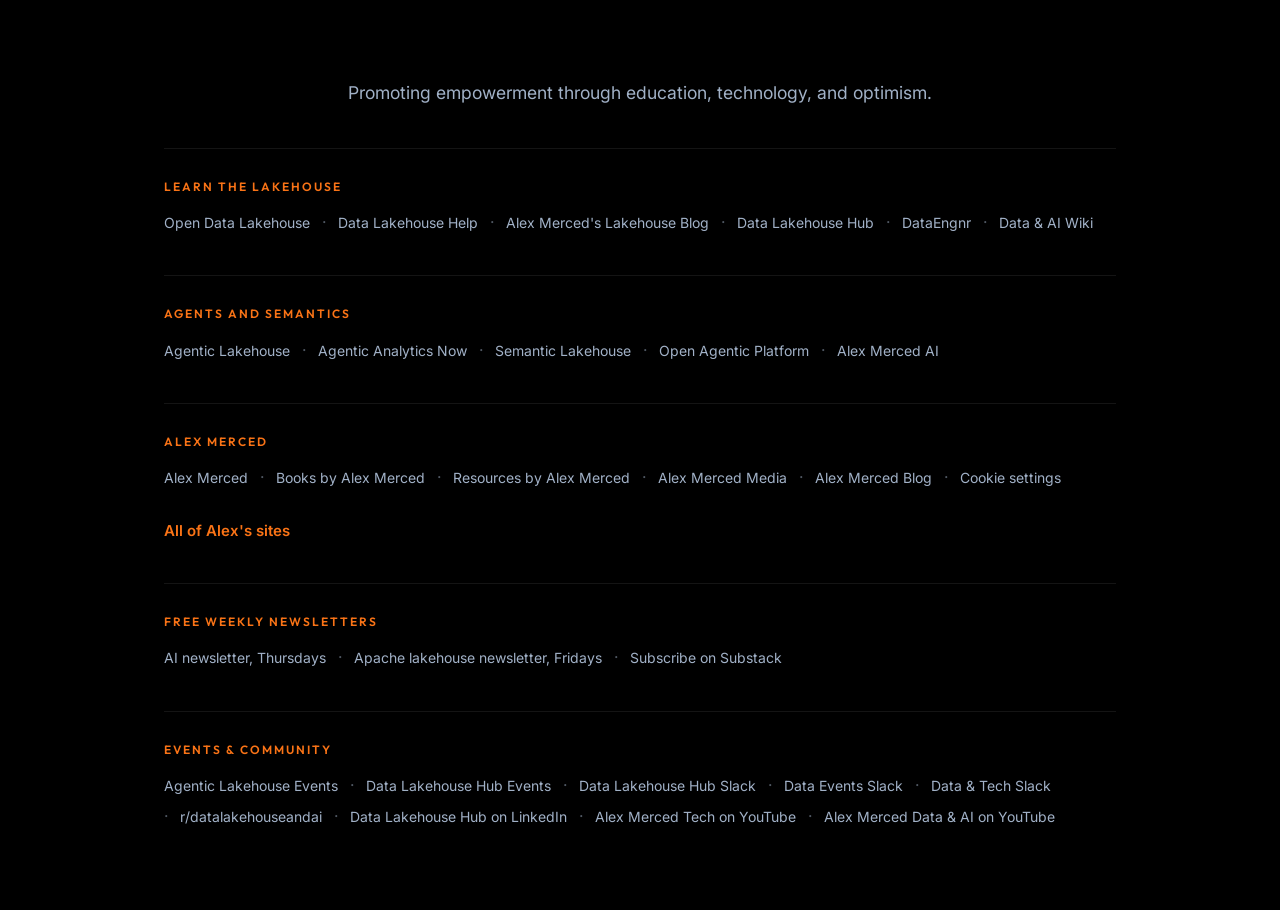
<file: chapters/books-and-authorship/index.html>
<!DOCTYPE html>
<html lang="en">

<head>
    <meta charset="UTF-8">
    <meta name="viewport" content="width=device-width, initial-scale=1.0">
    <title>Books and Authorship, 2024 to Present | Who Is Alex Merced?</title>
    <meta name="description" content="Alex Merced co-authored O&#x27;Reilly&#x27;s Apache Iceberg and Apache Polaris definitive guides, wrote Manning&#x27;s Architecting an Apache Iceberg Lakehouse, and publishes independent books.">
    <link rel="canonical" href="https://whoisalexmerced.com/chapters/books-and-authorship/">

    <meta property="og:type" content="article">
    <meta property="og:site_name" content="Who Is Alex Merced?">
    <meta property="og:url" content="https://whoisalexmerced.com/chapters/books-and-authorship/">
    <meta property="og:title" content="Books and Authorship, 2024 to Present | Who Is Alex Merced?">
    <meta property="og:description" content="Alex Merced co-authored O&#x27;Reilly&#x27;s Apache Iceberg and Apache Polaris definitive guides, wrote Manning&#x27;s Architecting an Apache Iceberg Lakehouse, and publishes independent books.">
    <meta property="og:image" content="https://whoisalexmerced.com/assets/img/cover-apache-iceberg-tdg.jpg">

    <meta name="twitter:card" content="summary_large_image">
    <meta name="twitter:title" content="Books and Authorship, 2024 to Present | Who Is Alex Merced?">
    <meta name="twitter:description" content="Alex Merced co-authored O&#x27;Reilly&#x27;s Apache Iceberg and Apache Polaris definitive guides, wrote Manning&#x27;s Architecting an Apache Iceberg Lakehouse, and publishes independent books.">
    <meta name="twitter:image" content="https://whoisalexmerced.com/assets/img/cover-apache-iceberg-tdg.jpg">

    <link rel="icon" type="image/png" href="/assets/img/favicon.png">
    <link rel="apple-touch-icon" href="/assets/img/favicon.png">
    <link rel="preconnect" href="https://fonts.googleapis.com">
    <link rel="preconnect" href="https://fonts.gstatic.com" crossorigin>
    <link rel="stylesheet" href="/style.css">

    <!-- Shared network block: GA4, CTA click events, canonical Person. Generated; run scripts/apply-network.mjs -->
    <!-- network:head:start -->
<!-- Generated by alexmercedcom/scripts/build-network-shared.mjs from entity/*.json. Do not edit by hand. -->
<script>
window.dataLayer = window.dataLayer || [];
function gtag(){dataLayer.push(arguments);}
gtag('consent', 'default', { ad_storage: 'denied', ad_user_data: 'denied', ad_personalization: 'denied', analytics_storage: 'denied', wait_for_update: 500, region: ["AT","BE","BG","HR","CY","CZ","DK","EE","FI","FR","DE","GR","HU","IE","IT","LV","LT","LU","MT","NL","PL","PT","RO","SK","SI","ES","SE","IS","LI","NO","GB","CH"] });
gtag('consent', 'default', { ad_storage: 'denied', ad_user_data: 'denied', ad_personalization: 'denied', analytics_storage: 'granted' });
</script>
<script async src="https://www.googletagmanager.com/gtag/js?id=G-4F1DTQJNDM"></script>
<script>
gtag('js', new Date());
// Report only from the site's own domain: never localhost, Netlify previews, or alias domains.
if (/^(www\.)?whoisalexmerced\.com$/.test(location.hostname)) {
  gtag('config', 'G-4F1DTQJNDM');
}
document.addEventListener('click', function (e) {
  var a = e.target && e.target.closest ? e.target.closest('[data-network-event]') : null;
  if (a) gtag('event', a.getAttribute('data-network-event'), { link_url: a.href, link_text: (a.textContent || '').trim(), site: location.hostname });
});
(function () {
  var KEY = 'am-consent';
  var tz = '';
  try { tz = Intl.DateTimeFormat().resolvedOptions().timeZone || ''; } catch (e) {}
  var regional = /^Europe\//.test(tz) || /^Atlantic\/(Canary|Madeira|Azores|Reykjavik|Faroe)$/.test(tz);
  function stored() { try { return localStorage.getItem(KEY); } catch (e) { return null; } }
  function save(v) { try { localStorage.setItem(KEY, v); } catch (e) {} }
  function apply(v) { gtag('consent', 'update', { analytics_storage: v === 'granted' ? 'granted' : 'denied' }); }
  var prior = stored();
  if (prior) apply(prior);
  function show() {
    if (document.getElementById('am-consent')) return;
    var box = document.createElement('div');
    box.id = 'am-consent';
    box.setAttribute('role', 'dialog');
    box.setAttribute('aria-live', 'polite');
    box.setAttribute('aria-label', 'Cookie choices');
    box.style.cssText = 'position:fixed;left:16px;right:16px;bottom:16px;max-width:560px;margin:0 auto;z-index:2147483000;background:#0f172a;color:#f8fafc;border:1px solid #334155;border-radius:12px;padding:16px 18px;font:15px/1.5 system-ui,-apple-system,Segoe UI,Roboto,sans-serif;box-shadow:0 10px 30px rgba(0,0,0,.35)';
    box.innerHTML = '<p style="margin:0 0 12px">This site uses Google Analytics cookies to count visits and see which pages help. No advertising cookies. Is that OK?</p>' +
      '<div style="display:flex;gap:8px;flex-wrap:wrap"><button type="button" data-v="granted" style="background:#38bdf8;color:#0f172a;border:0;border-radius:8px;padding:8px 14px;font:inherit;font-weight:600;cursor:pointer">Accept analytics</button>' +
      '<button type="button" data-v="denied" style="background:transparent;color:#f8fafc;border:1px solid #64748b;border-radius:8px;padding:8px 14px;font:inherit;cursor:pointer">Decline</button></div>';
    box.addEventListener('click', function (e) {
      var v = e.target && e.target.getAttribute && e.target.getAttribute('data-v');
      if (!v) return;
      save(v); apply(v); box.remove();
    });
    document.body.appendChild(box);
  }
  function open(e) { if (e) e.preventDefault(); show(); }
  function ready() {
    if (regional && !prior) show();
    if (location.hash === '#cookie-settings') show();
  }
  if (document.readyState === 'loading') document.addEventListener('DOMContentLoaded', ready); else ready();
  window.addEventListener('hashchange', function () { if (location.hash === '#cookie-settings') show(); });
  document.addEventListener('click', function (e) {
    var a = e.target && e.target.closest ? e.target.closest('a[href$="#cookie-settings"]') : null;
    if (a) open(e);
  });
})();
</script>
<script type="application/ld+json">{"@context":"https://schema.org","@type":"Person","@id":"https://alexmerced.com/#alexmerced","name":"Alex Merced","url":"https://alexmerced.com","image":"https://alexmerced.com/alexpics/photo-headshot-charcoal-blazer-turtleneck.webp","jobTitle":"Head of Developer Relations","worksFor":{"@type":"Organization","name":"Dremio","url":"https://www.dremio.com"},"sameAs":["https://github.com/alexmercedcoder","https://www.linkedin.com/in/alexmerced","https://bsky.app/profile/alextalksdatalakehouses.fyi","https://www.youtube.com/@alexmerceddata","https://www.youtube.com/@alexmercedcoder","https://x.com/AMdatalakehouse","https://x.com/alexmercedcoder","https://amdatalakehouse.substack.com","https://dev.to/alexmercedcoder","https://www.amazon.com/Apache-Iceberg-Functionality-Performance-Scalability/dp/1098148622","https://www.manning.com/books/architecting-an-apache-iceberg-lakehouse","https://alexmerced.blog","https://alexmercedcoder.dev","https://alexmerceddata.com","https://alexmercedmedia.com","https://whoisalexmerced.com","https://books.alexmerced.com","https://branding.alexmerced.com","https://alexmercedmusic.com","https://www.youtube.com/@AlexMercedMusic","https://soundcloud.com/alexmerced","https://suno.com/@alexmerced"],"knowsAbout":["Open Lakehouse Architecture","Apache Iceberg","Apache Polaris","Apache Parquet","Apache Arrow","Iceberg Catalogs","Semantic Layers","Agentic Analytics","Agent Infrastructure","Data Engineering","Query Federation","Model Context Protocol","Developer Relations"]}</script>
<meta name="twitter:site" content="@AMdatalakehouse">
<!-- network:head:end -->

    <script type="application/ld+json">
{
  "@context": "https://schema.org",
  "@type": "Article",
  "@id": "https://whoisalexmerced.com/chapters/books-and-authorship/#article",
  "headline": "Books and Authorship (2024 to Present)",
  "description": "Alex Merced co-authored O'Reilly's Apache Iceberg and Apache Polaris definitive guides, wrote Manning's Architecting an Apache Iceberg Lakehouse, and publishes independent books.",
  "url": "https://whoisalexmerced.com/chapters/books-and-authorship/",
  "mainEntityOfPage": "https://whoisalexmerced.com/chapters/books-and-authorship/",
  "inLanguage": "en",
  "image": "https://whoisalexmerced.com/assets/img/cover-apache-iceberg-tdg.jpg",
  "datePublished": "2026-09-29",
  "dateModified": "2026-09-29",
  "author": {
    "@id": "https://alexmerced.com/#alexmerced"
  },
  "publisher": {
    "@id": "https://alexmerced.com/#alexmerced"
  },
  "about": {
    "@id": "https://alexmerced.com/#alexmerced"
  },
  "isPartOf": {
    "@type": "CollectionPage",
    "@id": "https://whoisalexmerced.com/chapters/#collection",
    "url": "https://whoisalexmerced.com/chapters/"
  },
  "position": 8,
  "temporalCoverage": "2024/.."
}
    </script>
    <script type="application/ld+json">
{
  "@context": "https://schema.org",
  "@type": "BreadcrumbList",
  "itemListElement": [
    {
      "@type": "ListItem",
      "position": 1,
      "name": "Who Is Alex Merced?",
      "item": "https://whoisalexmerced.com/"
    },
    {
      "@type": "ListItem",
      "position": 2,
      "name": "Chapters",
      "item": "https://whoisalexmerced.com/chapters/"
    },
    {
      "@type": "ListItem",
      "position": 3,
      "name": "Books and authorship",
      "item": "https://whoisalexmerced.com/chapters/books-and-authorship/"
    }
  ]
}
    </script>
</head>

<body>
    <a href="#main" class="skip-link">Skip to content</a>
    <nav class="site-nav" aria-label="Main navigation">
        <div class="nav-inner">
            <a href="/" class="nav-brand">Alex Merced</a>
            <button class="nav-hamburger" aria-label="Toggle navigation menu" aria-expanded="false">☰</button>
            <ul class="nav-links">
                <li><a href="/">The Story</a></li>
                <li><a href="/chapters/">Chapters</a></li>
                <li><a href="/books/">Books</a></li>
                <li><a href="/#podcasts">Podcasts</a></li>
                <li><a href="/#faq">FAQ</a></li>
            </ul>
            <button class="theme-toggle" aria-label="Toggle light/dark mode">🌙</button>
        </div>
    </nav>

    <main id="main" class="chapter">
        <nav class="chapter__crumbs" aria-label="Breadcrumb"><a href="/">Who Is Alex Merced?</a> / <a href="/chapters/">Chapters</a> / <span aria-current="page">Books and authorship</span></nav>
        <header class="chapter__head">
            <p class="chapter__eyebrow">Chapter 8 · 2024 to present</p>
            <h1>Books and Authorship (2024 to Present)</h1>
            <p class="chapter__lede">Writing grew out of the teaching.</p>
        </header>
        <div class="chapter__body">
            <p>Alex co-authored <a href="https://books.alexmerced.com/books/apache-iceberg-the-definitive-guide/" style="color: var(--accent-orange);"><em>Apache Iceberg: The Definitive Guide</em></a> (O'Reilly Media, 2024), which came out in Japanese in 2025, and <a href="https://books.alexmerced.com/books/apache-polaris-the-definitive-guide/" style="color: var(--accent-orange);"><em>Apache Polaris: The Definitive Guide</em></a> (O'Reilly Media, 2025). Dremio gives away free digital editions of both.</p>
            <p>He is the sole author of <a href="https://books.alexmerced.com/books/architecting-an-apache-iceberg-lakehouse/" style="color: var(--accent-orange);"><em>Architecting an Apache Iceberg Lakehouse</em></a> (Manning, 2026). With Benedikt Stemmildt he co-wrote <a href="https://books.alexmerced.com/books/building-the-software-factory/" style="color: var(--accent-orange);"><em>Building the Software Factory</em></a> (Packt), on turning AI coding agents into a dependable, team-wide practice.</p>

            <h2>Independent books</h2>
            <p>Alongside the publisher titles he publishes independently on data engineering, AI, and developer relations (<a href="https://books.alexmerced.com/books/alex-merced-s-field-guide-to-developer-relations/" style="color: var(--accent-orange);"><em>Alex Merced's Field Guide to Developer Relations</em></a>), career sovereignty (<a href="https://books.alexmerced.com/books/reputation-as-code/" style="color: var(--accent-orange);"><em>Reputation as Code</em></a>), economics, philosophy, and fiction, including the ten-book space opera <em>The Worlds Between Home</em>. He also designed <a href="https://d6storyteller.alexmerced.com" style="color: var(--accent-orange);">D6 Storyteller</a>, a fiction-first tabletop roleplaying engine with ten genre companion books.</p>
            <p>The <a href="/books/" style="color: var(--accent-orange);">books page</a> highlights the publisher titles. Every book is on <a href="https://books.alexmerced.com" style="color: var(--accent-orange);">books.alexmerced.com</a>.</p>
        </div>
        <aside class="chapter__sources" aria-labelledby="sources-title">
            <h2 id="sources-title">Sources and further listening</h2>
            <ul>
                <li><a href="https://hello.dremio.com/wp-apache-iceberg-the-definitive-guide-reg.html" rel="noopener">Free digital edition: Apache Iceberg: The Definitive Guide (Dremio)</a></li>
                <li><a href="https://hello.dremio.com/wp-apache-polaris-guide-reg.html" rel="noopener">Free digital edition: Apache Polaris: The Definitive Guide (Dremio)</a></li>
                <li><a href="https://oreilly.com/library/view/apache-iceberg-the/9781098148614/" rel="noopener">O'Reilly: Apache Iceberg: The Definitive Guide</a></li>
                <li><a href="https://www.simonandschuster.com/books/Architecting-an-Apache-Iceberg-Lakehouse/Alex-Merced/9781633435100" rel="noopener">Simon &amp; Schuster: Architecting an Apache Iceberg Lakehouse</a></li>
                <li><a href="https://books.alexmerced.com" rel="noopener">The full catalog on books.alexmerced.com</a></li>
            </ul>
        </aside>
        <nav class="chapter__pager" aria-label="More chapters">
            <a class="chapter__prev" href="/chapters/dremio-developer-relations/"><span>Previous chapter</span>Developer relations at Dremio</a>
            <a class="chapter__next" href="/"><span>Back to the start</span>The full story</a>
        </nav>
    </main>

    <!-- network:cta:start -->
<aside class="cta-strip" aria-labelledby="cta-strip-title">
  <div class="container">
    <h2 id="cta-strip-title" class="cta-strip__title">Work with Alex</h2>
    <ul class="cta-strip__links">
      <li><a class="btn-primary" href="https://alexmerced.com/speaking" data-network-event="cta_speaking">Book Alex to speak</a></li>
      <li><a class="btn-secondary" href="https://alexmerced.com/newsletter" data-network-event="cta_newsletter">Get the newsletter</a></li>
      <li><a class="btn-secondary" href="https://hello.dremio.com/wp-apache-iceberg-the-definitive-guide-reg.html?utm_source=alexmerced_network&amp;utm_medium=referral&amp;utm_campaign=network_cta" data-network-event="cta_free_book">Free Apache Iceberg book</a></li>
    </ul>
  </div>
</aside>
<!-- network:cta:end -->

    <footer>
        <div class="container">
            <p>Promoting empowerment through education, technology, and optimism.</p>
            <!-- network:footer:start -->
<nav class="footer-run" aria-label="Learn the lakehouse">
  <div class="footer-run__title">Learn the lakehouse</div>
  <ul class="footer-run__list">
    <li><a href="https://opendatalakehouse.com">Open Data Lakehouse</a></li>
    <li><a href="https://datalakehouse.help">Data Lakehouse Help</a></li>
    <li><a href="https://iceberglakehouse.com">Alex Merced's Lakehouse Blog</a></li>
    <li><a href="https://datalakehousehub.com">Data Lakehouse Hub</a></li>
    <li><a href="https://dataengnr.com">DataEngnr</a></li>
    <li><a href="https://dataaiwiki.com">Data &amp; AI Wiki</a></li>
  </ul>
</nav>
<nav class="footer-run" aria-label="Agents and semantics">
  <div class="footer-run__title">Agents and semantics</div>
  <ul class="footer-run__list">
    <li><a href="https://agenticlakehouse.com">Agentic Lakehouse</a></li>
    <li><a href="https://agenticanalyticsnow.com">Agentic Analytics Now</a></li>
    <li><a href="https://semanticlakehouse.com">Semantic Lakehouse</a></li>
    <li><a href="https://openagenticplatform.com">Open Agentic Platform</a></li>
    <li><a href="https://alexmercedai.com">Alex Merced AI</a></li>
  </ul>
</nav>
<nav class="footer-run" aria-label="Alex Merced">
  <div class="footer-run__title">Alex Merced</div>
  <ul class="footer-run__list">
    <li><a href="https://alexmerced.com">Alex Merced</a></li>
    <li><a href="https://books.alexmerced.com">Books by Alex Merced</a></li>
    <li><a href="https://resources.alexmerced.com">Resources by Alex Merced</a></li>
    <li><a href="https://alexmercedmedia.com">Alex Merced Media</a></li>
    <li><a href="https://alexmerced.blog">Alex Merced Blog</a></li>
    <li><a href="#cookie-settings">Cookie settings</a></li>
  </ul>
</nav>
<p class="footer-run__all"><a href="https://alexmerced.com/network">All of Alex's sites</a></p>
<!-- network:footer:end -->
            <nav class="footer-run" aria-label="Free weekly newsletters">
              <div class="footer-run__title">Free Weekly Newsletters</div>
              <ul class="footer-run__list">
                <li><a href="https://amdatalakehouse.substack.com" target="_blank" rel="noopener">AI newsletter, Thursdays</a></li>
                <li><a href="https://amdatalakehouse.substack.com" target="_blank" rel="noopener">Apache lakehouse newsletter, Fridays</a></li>
                <li><a href="https://amdatalakehouse.substack.com" target="_blank" rel="noopener">Subscribe on Substack</a></li>
              </ul>
            </nav>
            <nav class="footer-run" aria-label="Events and community">
              <div class="footer-run__title">Events &amp; Community</div>
              <ul class="footer-run__list">
                <li><a href="https://luma.com/agenticlakehouse" target="_blank" rel="noopener">Agentic Lakehouse Events</a></li>
                <li><a href="https://luma.com/DataLakehouseHub" target="_blank" rel="noopener">Data Lakehouse Hub Events</a></li>
                <li><a href="https://join.slack.com/t/thedatalakehousehub/shared_invite/zt-274yc8sza-mI2zhCW8LGkOh1uxuf8T5Q" target="_blank" rel="noopener">Data Lakehouse Hub Slack</a></li>
                <li><a href="https://join.slack.com/t/data-events/shared_invite/zt-38vgrooy9-U9ral_gr3NAz_Siih1QwmQ" target="_blank" rel="noopener">Data Events Slack</a></li>
                <li><a href="https://join.slack.com/t/datatechcommunity/shared_invite/zt-12xrk4qmd-y~6jUFFd7kdaLhgLURKwoA" target="_blank" rel="noopener">Data &amp; Tech Slack</a></li>
                <li><a href="https://www.reddit.com/r/datalakehouseandai/" target="_blank" rel="noopener">r/datalakehouseandai</a></li>
                <li><a href="https://www.linkedin.com/company/data-lakehouse-hub/" target="_blank" rel="noopener">Data Lakehouse Hub on LinkedIn</a></li>
                <li><a href="https://www.youtube.com/@AlexMercedCoder" target="_blank" rel="noopener">Alex Merced Tech on YouTube</a></li>
                <li><a href="https://www.youtube.com/@alexmerceddata" target="_blank" rel="noopener">Alex Merced Data &amp; AI on YouTube</a></li>
              </ul>
            </nav>
        </div>
    </footer>

    <button id="back-to-top" aria-label="Scroll back to top">↑</button>
    <script src="/scripts.js"></script>
    <script src="/webmcp/alex-merced-webmcp.js" defer></script>
    <script src="/webmcp/init.js" defer></script>
</body>

</html>
</file>
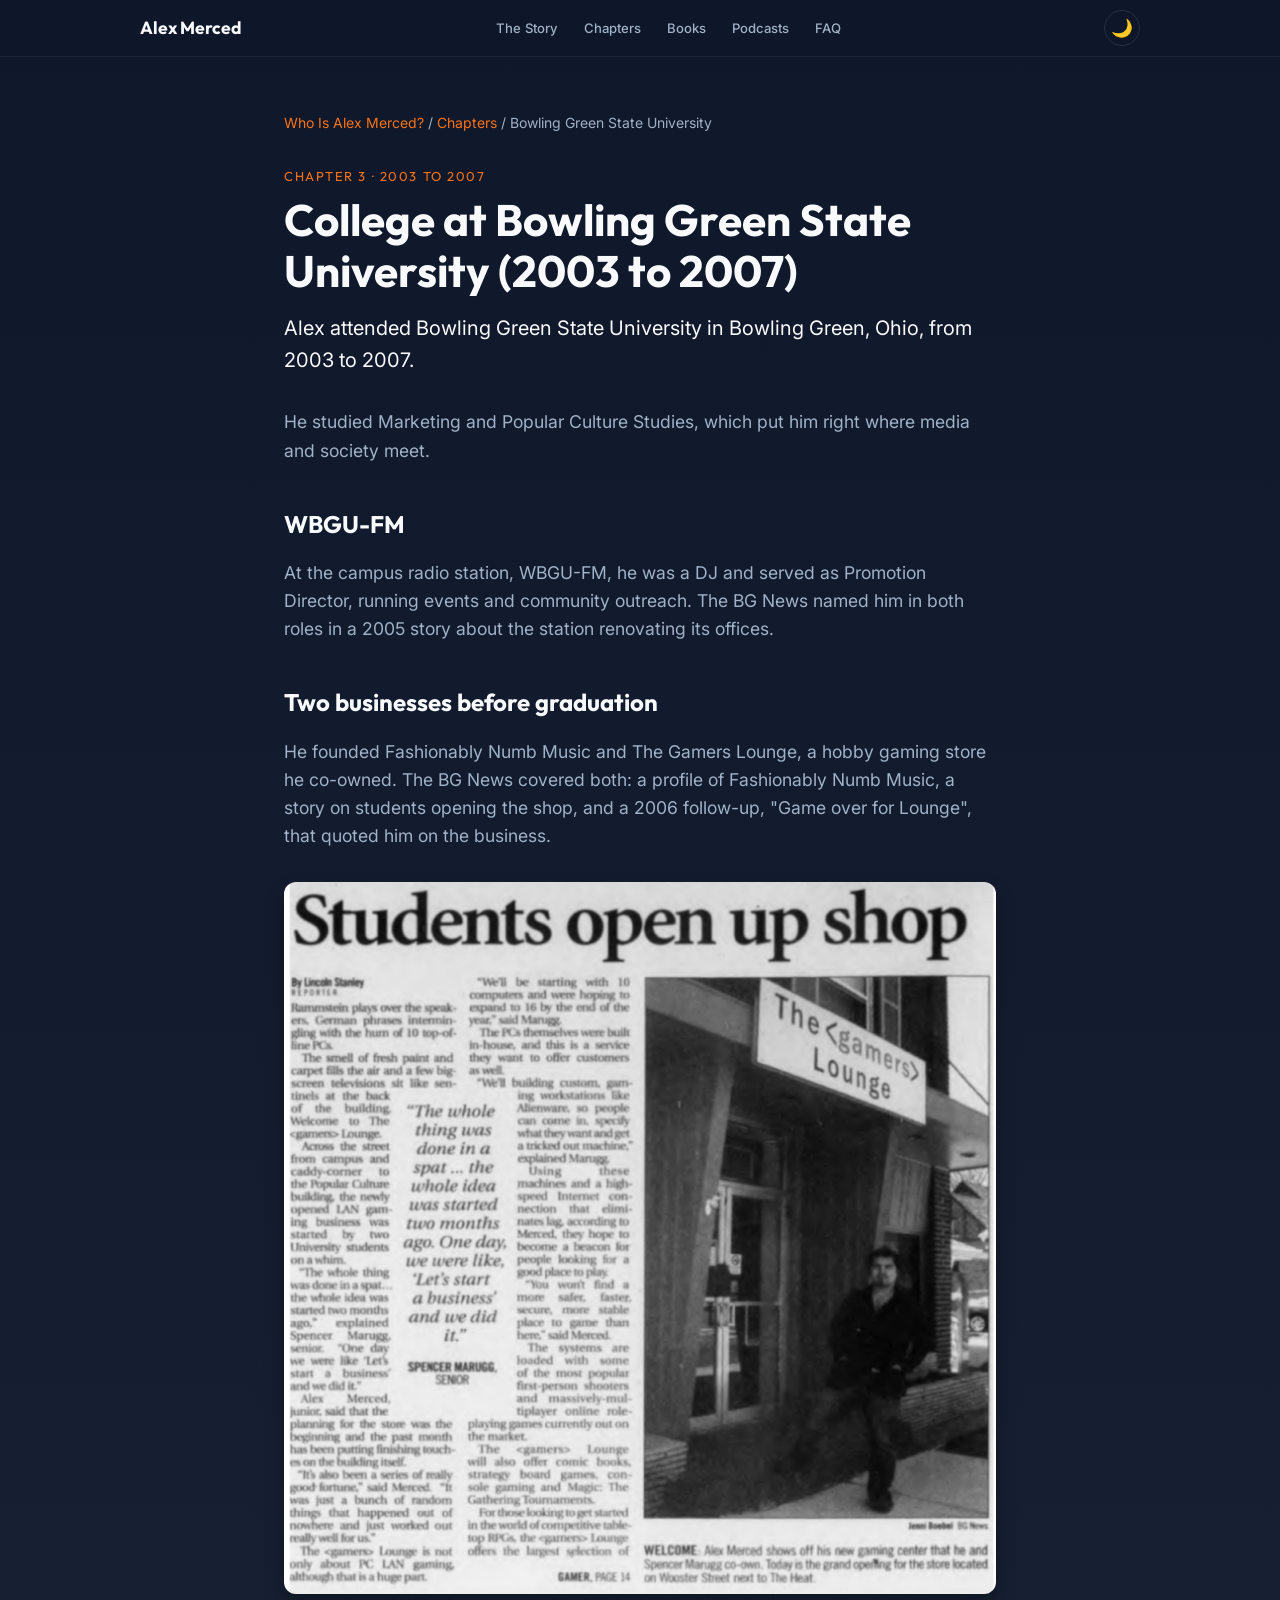
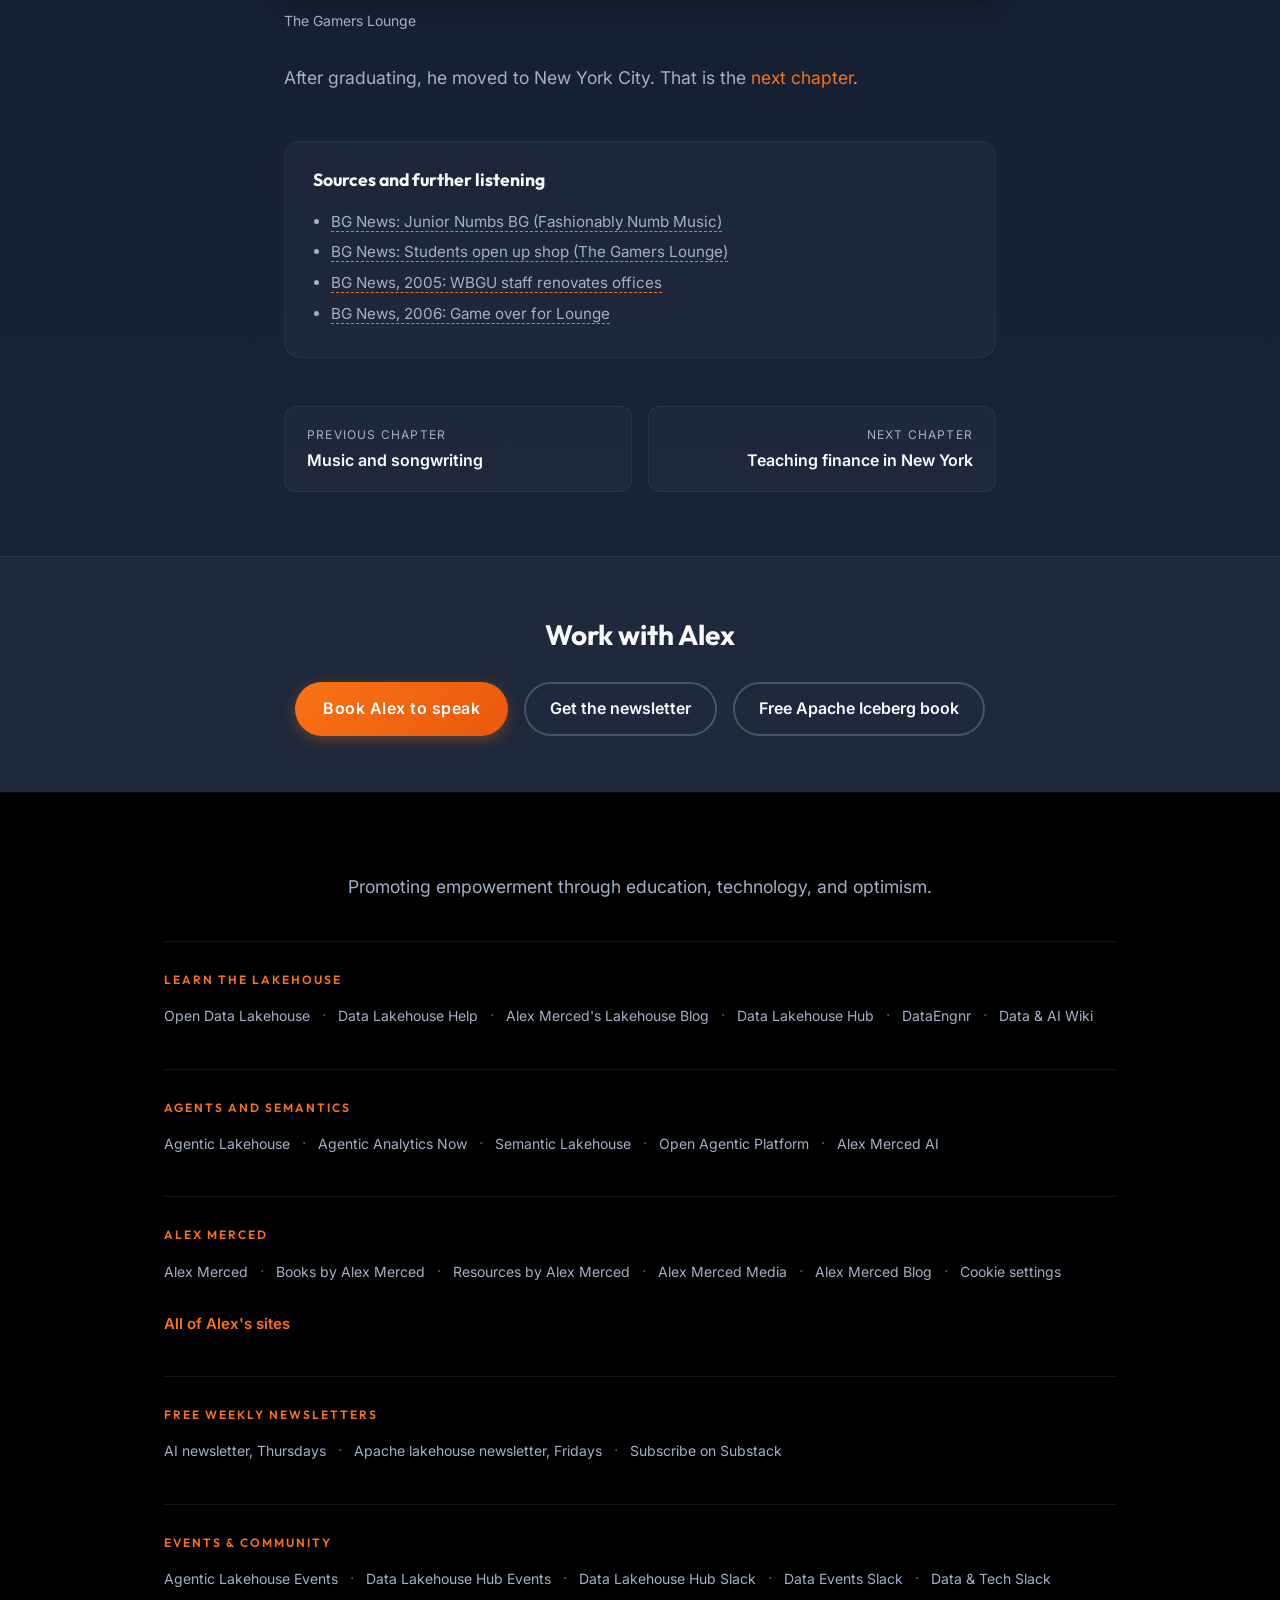
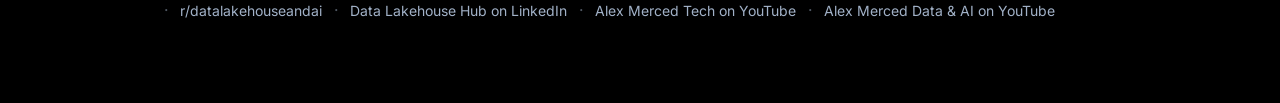
<file: chapters/bowling-green-state-university/index.html>
<!DOCTYPE html>
<html lang="en">

<head>
    <meta charset="UTF-8">
    <meta name="viewport" content="width=device-width, initial-scale=1.0">
    <title>Bowling Green State University, 2003 to 2007 | Who Is Alex Merced?</title>
    <meta name="description" content="From 2003 to 2007 Alex Merced studied Marketing and Popular Culture at Bowling Green State University, ran promotions at WBGU-FM, and started two businesses.">
    <link rel="canonical" href="https://whoisalexmerced.com/chapters/bowling-green-state-university/">

    <meta property="og:type" content="article">
    <meta property="og:site_name" content="Who Is Alex Merced?">
    <meta property="og:url" content="https://whoisalexmerced.com/chapters/bowling-green-state-university/">
    <meta property="og:title" content="Bowling Green State University, 2003 to 2007 | Who Is Alex Merced?">
    <meta property="og:description" content="From 2003 to 2007 Alex Merced studied Marketing and Popular Culture at Bowling Green State University, ran promotions at WBGU-FM, and started two businesses.">
    <meta property="og:image" content="https://whoisalexmerced.com/assets/img/alex-gamers-lounge.png">

    <meta name="twitter:card" content="summary_large_image">
    <meta name="twitter:title" content="Bowling Green State University, 2003 to 2007 | Who Is Alex Merced?">
    <meta name="twitter:description" content="From 2003 to 2007 Alex Merced studied Marketing and Popular Culture at Bowling Green State University, ran promotions at WBGU-FM, and started two businesses.">
    <meta name="twitter:image" content="https://whoisalexmerced.com/assets/img/alex-gamers-lounge.png">

    <link rel="icon" type="image/png" href="/assets/img/favicon.png">
    <link rel="apple-touch-icon" href="/assets/img/favicon.png">
    <link rel="preconnect" href="https://fonts.googleapis.com">
    <link rel="preconnect" href="https://fonts.gstatic.com" crossorigin>
    <link rel="stylesheet" href="/style.css">

    <!-- Shared network block: GA4, CTA click events, canonical Person. Generated; run scripts/apply-network.mjs -->
    <!-- network:head:start -->
<!-- Generated by alexmercedcom/scripts/build-network-shared.mjs from entity/*.json. Do not edit by hand. -->
<script>
window.dataLayer = window.dataLayer || [];
function gtag(){dataLayer.push(arguments);}
gtag('consent', 'default', { ad_storage: 'denied', ad_user_data: 'denied', ad_personalization: 'denied', analytics_storage: 'denied', wait_for_update: 500, region: ["AT","BE","BG","HR","CY","CZ","DK","EE","FI","FR","DE","GR","HU","IE","IT","LV","LT","LU","MT","NL","PL","PT","RO","SK","SI","ES","SE","IS","LI","NO","GB","CH"] });
gtag('consent', 'default', { ad_storage: 'denied', ad_user_data: 'denied', ad_personalization: 'denied', analytics_storage: 'granted' });
</script>
<script async src="https://www.googletagmanager.com/gtag/js?id=G-4F1DTQJNDM"></script>
<script>
gtag('js', new Date());
// Report only from the site's own domain: never localhost, Netlify previews, or alias domains.
if (/^(www\.)?whoisalexmerced\.com$/.test(location.hostname)) {
  gtag('config', 'G-4F1DTQJNDM');
}
document.addEventListener('click', function (e) {
  var a = e.target && e.target.closest ? e.target.closest('[data-network-event]') : null;
  if (a) gtag('event', a.getAttribute('data-network-event'), { link_url: a.href, link_text: (a.textContent || '').trim(), site: location.hostname });
});
(function () {
  var KEY = 'am-consent';
  var tz = '';
  try { tz = Intl.DateTimeFormat().resolvedOptions().timeZone || ''; } catch (e) {}
  var regional = /^Europe\//.test(tz) || /^Atlantic\/(Canary|Madeira|Azores|Reykjavik|Faroe)$/.test(tz);
  function stored() { try { return localStorage.getItem(KEY); } catch (e) { return null; } }
  function save(v) { try { localStorage.setItem(KEY, v); } catch (e) {} }
  function apply(v) { gtag('consent', 'update', { analytics_storage: v === 'granted' ? 'granted' : 'denied' }); }
  var prior = stored();
  if (prior) apply(prior);
  function show() {
    if (document.getElementById('am-consent')) return;
    var box = document.createElement('div');
    box.id = 'am-consent';
    box.setAttribute('role', 'dialog');
    box.setAttribute('aria-live', 'polite');
    box.setAttribute('aria-label', 'Cookie choices');
    box.style.cssText = 'position:fixed;left:16px;right:16px;bottom:16px;max-width:560px;margin:0 auto;z-index:2147483000;background:#0f172a;color:#f8fafc;border:1px solid #334155;border-radius:12px;padding:16px 18px;font:15px/1.5 system-ui,-apple-system,Segoe UI,Roboto,sans-serif;box-shadow:0 10px 30px rgba(0,0,0,.35)';
    box.innerHTML = '<p style="margin:0 0 12px">This site uses Google Analytics cookies to count visits and see which pages help. No advertising cookies. Is that OK?</p>' +
      '<div style="display:flex;gap:8px;flex-wrap:wrap"><button type="button" data-v="granted" style="background:#38bdf8;color:#0f172a;border:0;border-radius:8px;padding:8px 14px;font:inherit;font-weight:600;cursor:pointer">Accept analytics</button>' +
      '<button type="button" data-v="denied" style="background:transparent;color:#f8fafc;border:1px solid #64748b;border-radius:8px;padding:8px 14px;font:inherit;cursor:pointer">Decline</button></div>';
    box.addEventListener('click', function (e) {
      var v = e.target && e.target.getAttribute && e.target.getAttribute('data-v');
      if (!v) return;
      save(v); apply(v); box.remove();
    });
    document.body.appendChild(box);
  }
  function open(e) { if (e) e.preventDefault(); show(); }
  function ready() {
    if (regional && !prior) show();
    if (location.hash === '#cookie-settings') show();
  }
  if (document.readyState === 'loading') document.addEventListener('DOMContentLoaded', ready); else ready();
  window.addEventListener('hashchange', function () { if (location.hash === '#cookie-settings') show(); });
  document.addEventListener('click', function (e) {
    var a = e.target && e.target.closest ? e.target.closest('a[href$="#cookie-settings"]') : null;
    if (a) open(e);
  });
})();
</script>
<script type="application/ld+json">{"@context":"https://schema.org","@type":"Person","@id":"https://alexmerced.com/#alexmerced","name":"Alex Merced","url":"https://alexmerced.com","image":"https://alexmerced.com/alexpics/photo-headshot-charcoal-blazer-turtleneck.webp","jobTitle":"Head of Developer Relations","worksFor":{"@type":"Organization","name":"Dremio","url":"https://www.dremio.com"},"sameAs":["https://github.com/alexmercedcoder","https://www.linkedin.com/in/alexmerced","https://bsky.app/profile/alextalksdatalakehouses.fyi","https://www.youtube.com/@alexmerceddata","https://www.youtube.com/@alexmercedcoder","https://x.com/AMdatalakehouse","https://x.com/alexmercedcoder","https://amdatalakehouse.substack.com","https://dev.to/alexmercedcoder","https://www.amazon.com/Apache-Iceberg-Functionality-Performance-Scalability/dp/1098148622","https://www.manning.com/books/architecting-an-apache-iceberg-lakehouse","https://alexmerced.blog","https://alexmercedcoder.dev","https://alexmerceddata.com","https://alexmercedmedia.com","https://whoisalexmerced.com","https://books.alexmerced.com","https://branding.alexmerced.com","https://alexmercedmusic.com","https://www.youtube.com/@AlexMercedMusic","https://soundcloud.com/alexmerced","https://suno.com/@alexmerced"],"knowsAbout":["Open Lakehouse Architecture","Apache Iceberg","Apache Polaris","Apache Parquet","Apache Arrow","Iceberg Catalogs","Semantic Layers","Agentic Analytics","Agent Infrastructure","Data Engineering","Query Federation","Model Context Protocol","Developer Relations"]}</script>
<meta name="twitter:site" content="@AMdatalakehouse">
<!-- network:head:end -->

    <script type="application/ld+json">
{
  "@context": "https://schema.org",
  "@type": "Article",
  "@id": "https://whoisalexmerced.com/chapters/bowling-green-state-university/#article",
  "headline": "College at Bowling Green State University (2003 to 2007)",
  "description": "From 2003 to 2007 Alex Merced studied Marketing and Popular Culture at Bowling Green State University, ran promotions at WBGU-FM, and started two businesses.",
  "url": "https://whoisalexmerced.com/chapters/bowling-green-state-university/",
  "mainEntityOfPage": "https://whoisalexmerced.com/chapters/bowling-green-state-university/",
  "inLanguage": "en",
  "image": "https://whoisalexmerced.com/assets/img/alex-gamers-lounge.png",
  "datePublished": "2026-09-29",
  "dateModified": "2026-09-29",
  "author": {
    "@id": "https://alexmerced.com/#alexmerced"
  },
  "publisher": {
    "@id": "https://alexmerced.com/#alexmerced"
  },
  "about": {
    "@id": "https://alexmerced.com/#alexmerced"
  },
  "isPartOf": {
    "@type": "CollectionPage",
    "@id": "https://whoisalexmerced.com/chapters/#collection",
    "url": "https://whoisalexmerced.com/chapters/"
  },
  "position": 3,
  "temporalCoverage": "2003/2007"
}
    </script>
    <script type="application/ld+json">
{
  "@context": "https://schema.org",
  "@type": "BreadcrumbList",
  "itemListElement": [
    {
      "@type": "ListItem",
      "position": 1,
      "name": "Who Is Alex Merced?",
      "item": "https://whoisalexmerced.com/"
    },
    {
      "@type": "ListItem",
      "position": 2,
      "name": "Chapters",
      "item": "https://whoisalexmerced.com/chapters/"
    },
    {
      "@type": "ListItem",
      "position": 3,
      "name": "Bowling Green State University",
      "item": "https://whoisalexmerced.com/chapters/bowling-green-state-university/"
    }
  ]
}
    </script>
</head>

<body>
    <a href="#main" class="skip-link">Skip to content</a>
    <nav class="site-nav" aria-label="Main navigation">
        <div class="nav-inner">
            <a href="/" class="nav-brand">Alex Merced</a>
            <button class="nav-hamburger" aria-label="Toggle navigation menu" aria-expanded="false">☰</button>
            <ul class="nav-links">
                <li><a href="/">The Story</a></li>
                <li><a href="/chapters/">Chapters</a></li>
                <li><a href="/books/">Books</a></li>
                <li><a href="/#podcasts">Podcasts</a></li>
                <li><a href="/#faq">FAQ</a></li>
            </ul>
            <button class="theme-toggle" aria-label="Toggle light/dark mode">🌙</button>
        </div>
    </nav>

    <main id="main" class="chapter">
        <nav class="chapter__crumbs" aria-label="Breadcrumb"><a href="/">Who Is Alex Merced?</a> / <a href="/chapters/">Chapters</a> / <span aria-current="page">Bowling Green State University</span></nav>
        <header class="chapter__head">
            <p class="chapter__eyebrow">Chapter 3 · 2003 to 2007</p>
            <h1>College at Bowling Green State University (2003 to 2007)</h1>
            <p class="chapter__lede">Alex attended Bowling Green State University in Bowling Green, Ohio, from 2003 to 2007.</p>
        </header>
        <div class="chapter__body">
            <p>He studied Marketing and Popular Culture Studies, which put him right where media and society meet.</p>

            <h2>WBGU-FM</h2>
            <p>At the campus radio station, WBGU-FM, he was a DJ and served as Promotion Director, running events and community outreach. The BG News named him in both roles in a 2005 story about the station renovating its offices.</p>

            <h2>Two businesses before graduation</h2>
            <p>He founded Fashionably Numb Music and The Gamers Lounge, a hobby gaming store he co-owned. The BG News covered both: a profile of Fashionably Numb Music, a story on students opening the shop, and a 2006 follow-up, "Game over for Lounge", that quoted him on the business.</p>
            <figure class="chapter__figure">
                <img src="/assets/img/alex-gamers-lounge.png" alt="The Gamers Lounge hobby store" loading="lazy">
                <figcaption>The Gamers Lounge</figcaption>
            </figure>
            <p>After graduating, he moved to New York City. That is the <a href="/chapters/new-york-finance-education/" style="color: var(--accent-orange);">next chapter</a>.</p>
        </div>
        <aside class="chapter__sources" aria-labelledby="sources-title">
            <h2 id="sources-title">Sources and further listening</h2>
            <ul>
                <li><a href="https://bgfalconmedia.com/129458/news/bg-news/junior-numbs-bg/" rel="noopener">BG News: Junior Numbs BG (Fashionably Numb Music)</a></li>
                <li><a href="https://bgfalconmedia.com/106226/news/bg-news/students-open-up-shop/" rel="noopener">BG News: Students open up shop (The Gamers Lounge)</a></li>
                <li><a href="https://bgfalconmedia.com/130510/news/bg-news/wbgu-staff-renovates-offices/" rel="noopener">BG News, 2005: WBGU staff renovates offices</a></li>
                <li><a href="https://bgfalconmedia.com/109765/news/bg-news/game-over-for-lounge/" rel="noopener">BG News, 2006: Game over for Lounge</a></li>
            </ul>
        </aside>
        <nav class="chapter__pager" aria-label="More chapters">
            <a class="chapter__prev" href="/chapters/music/"><span>Previous chapter</span>Music and songwriting</a>
            <a class="chapter__next" href="/chapters/new-york-finance-education/"><span>Next chapter</span>Teaching finance in New York</a>
        </nav>
    </main>

    <!-- network:cta:start -->
<aside class="cta-strip" aria-labelledby="cta-strip-title">
  <div class="container">
    <h2 id="cta-strip-title" class="cta-strip__title">Work with Alex</h2>
    <ul class="cta-strip__links">
      <li><a class="btn-primary" href="https://alexmerced.com/speaking" data-network-event="cta_speaking">Book Alex to speak</a></li>
      <li><a class="btn-secondary" href="https://alexmerced.com/newsletter" data-network-event="cta_newsletter">Get the newsletter</a></li>
      <li><a class="btn-secondary" href="https://hello.dremio.com/wp-apache-iceberg-the-definitive-guide-reg.html?utm_source=alexmerced_network&amp;utm_medium=referral&amp;utm_campaign=network_cta" data-network-event="cta_free_book">Free Apache Iceberg book</a></li>
    </ul>
  </div>
</aside>
<!-- network:cta:end -->

    <footer>
        <div class="container">
            <p>Promoting empowerment through education, technology, and optimism.</p>
            <!-- network:footer:start -->
<nav class="footer-run" aria-label="Learn the lakehouse">
  <div class="footer-run__title">Learn the lakehouse</div>
  <ul class="footer-run__list">
    <li><a href="https://opendatalakehouse.com">Open Data Lakehouse</a></li>
    <li><a href="https://datalakehouse.help">Data Lakehouse Help</a></li>
    <li><a href="https://iceberglakehouse.com">Alex Merced's Lakehouse Blog</a></li>
    <li><a href="https://datalakehousehub.com">Data Lakehouse Hub</a></li>
    <li><a href="https://dataengnr.com">DataEngnr</a></li>
    <li><a href="https://dataaiwiki.com">Data &amp; AI Wiki</a></li>
  </ul>
</nav>
<nav class="footer-run" aria-label="Agents and semantics">
  <div class="footer-run__title">Agents and semantics</div>
  <ul class="footer-run__list">
    <li><a href="https://agenticlakehouse.com">Agentic Lakehouse</a></li>
    <li><a href="https://agenticanalyticsnow.com">Agentic Analytics Now</a></li>
    <li><a href="https://semanticlakehouse.com">Semantic Lakehouse</a></li>
    <li><a href="https://openagenticplatform.com">Open Agentic Platform</a></li>
    <li><a href="https://alexmercedai.com">Alex Merced AI</a></li>
  </ul>
</nav>
<nav class="footer-run" aria-label="Alex Merced">
  <div class="footer-run__title">Alex Merced</div>
  <ul class="footer-run__list">
    <li><a href="https://alexmerced.com">Alex Merced</a></li>
    <li><a href="https://books.alexmerced.com">Books by Alex Merced</a></li>
    <li><a href="https://resources.alexmerced.com">Resources by Alex Merced</a></li>
    <li><a href="https://alexmercedmedia.com">Alex Merced Media</a></li>
    <li><a href="https://alexmerced.blog">Alex Merced Blog</a></li>
    <li><a href="#cookie-settings">Cookie settings</a></li>
  </ul>
</nav>
<p class="footer-run__all"><a href="https://alexmerced.com/network">All of Alex's sites</a></p>
<!-- network:footer:end -->
            <nav class="footer-run" aria-label="Free weekly newsletters">
              <div class="footer-run__title">Free Weekly Newsletters</div>
              <ul class="footer-run__list">
                <li><a href="https://amdatalakehouse.substack.com" target="_blank" rel="noopener">AI newsletter, Thursdays</a></li>
                <li><a href="https://amdatalakehouse.substack.com" target="_blank" rel="noopener">Apache lakehouse newsletter, Fridays</a></li>
                <li><a href="https://amdatalakehouse.substack.com" target="_blank" rel="noopener">Subscribe on Substack</a></li>
              </ul>
            </nav>
            <nav class="footer-run" aria-label="Events and community">
              <div class="footer-run__title">Events &amp; Community</div>
              <ul class="footer-run__list">
                <li><a href="https://luma.com/agenticlakehouse" target="_blank" rel="noopener">Agentic Lakehouse Events</a></li>
                <li><a href="https://luma.com/DataLakehouseHub" target="_blank" rel="noopener">Data Lakehouse Hub Events</a></li>
                <li><a href="https://join.slack.com/t/thedatalakehousehub/shared_invite/zt-274yc8sza-mI2zhCW8LGkOh1uxuf8T5Q" target="_blank" rel="noopener">Data Lakehouse Hub Slack</a></li>
                <li><a href="https://join.slack.com/t/data-events/shared_invite/zt-38vgrooy9-U9ral_gr3NAz_Siih1QwmQ" target="_blank" rel="noopener">Data Events Slack</a></li>
                <li><a href="https://join.slack.com/t/datatechcommunity/shared_invite/zt-12xrk4qmd-y~6jUFFd7kdaLhgLURKwoA" target="_blank" rel="noopener">Data &amp; Tech Slack</a></li>
                <li><a href="https://www.reddit.com/r/datalakehouseandai/" target="_blank" rel="noopener">r/datalakehouseandai</a></li>
                <li><a href="https://www.linkedin.com/company/data-lakehouse-hub/" target="_blank" rel="noopener">Data Lakehouse Hub on LinkedIn</a></li>
                <li><a href="https://www.youtube.com/@AlexMercedCoder" target="_blank" rel="noopener">Alex Merced Tech on YouTube</a></li>
                <li><a href="https://www.youtube.com/@alexmerceddata" target="_blank" rel="noopener">Alex Merced Data &amp; AI on YouTube</a></li>
              </ul>
            </nav>
        </div>
    </footer>

    <button id="back-to-top" aria-label="Scroll back to top">↑</button>
    <script src="/scripts.js"></script>
    <script src="/webmcp/alex-merced-webmcp.js" defer></script>
    <script src="/webmcp/init.js" defer></script>
</body>

</html>
</file>
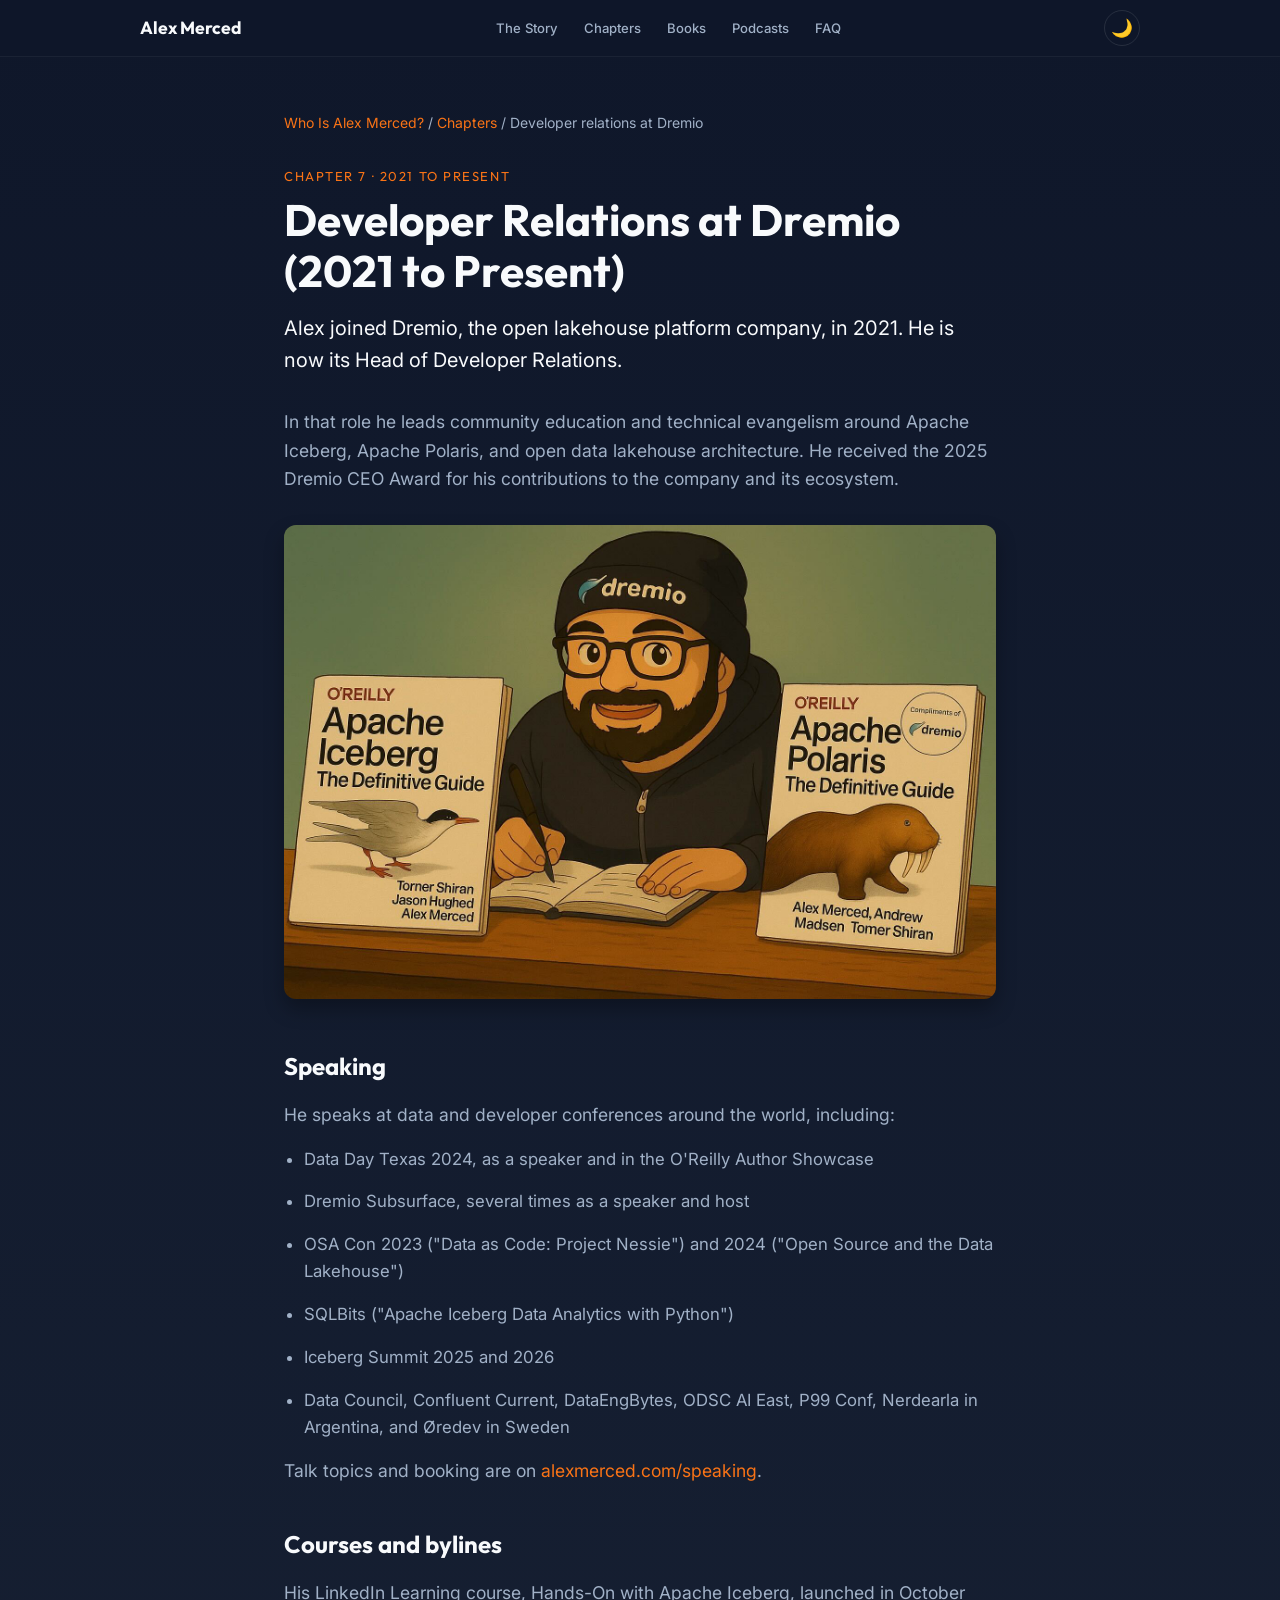
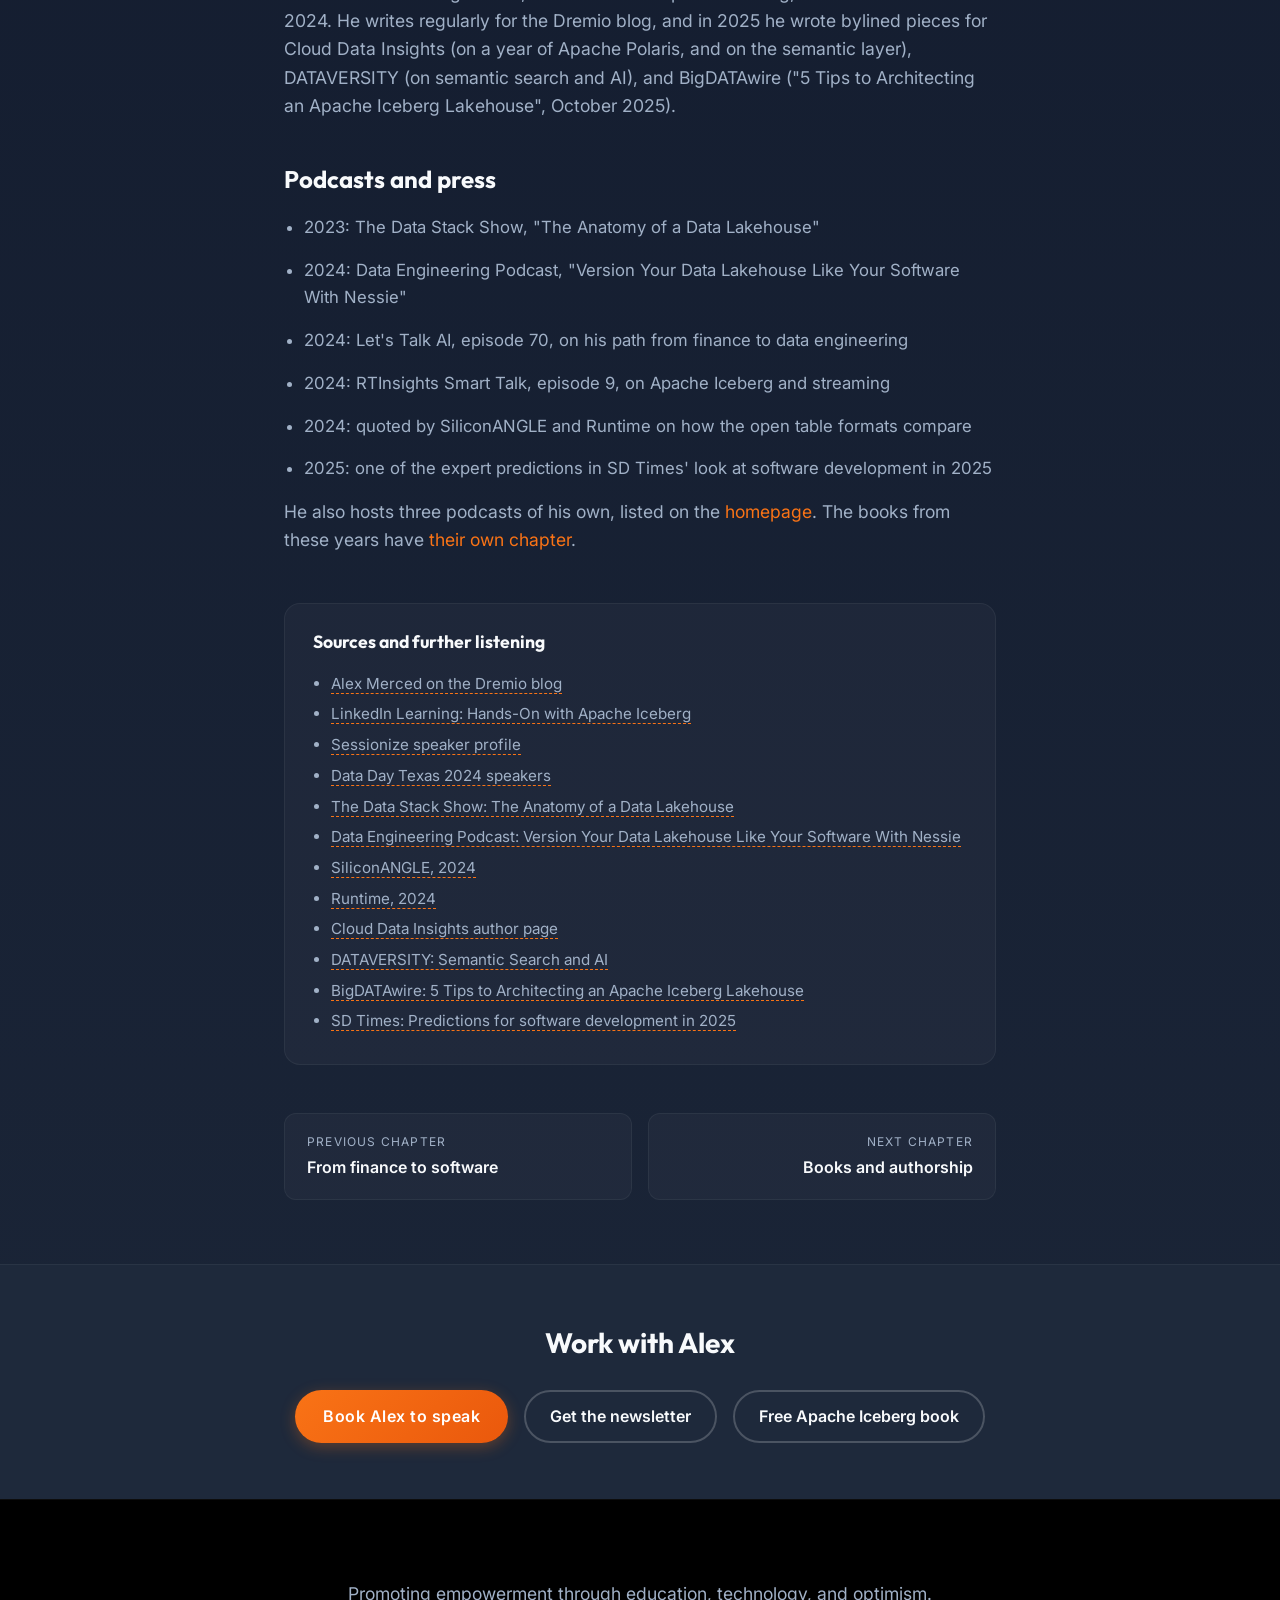
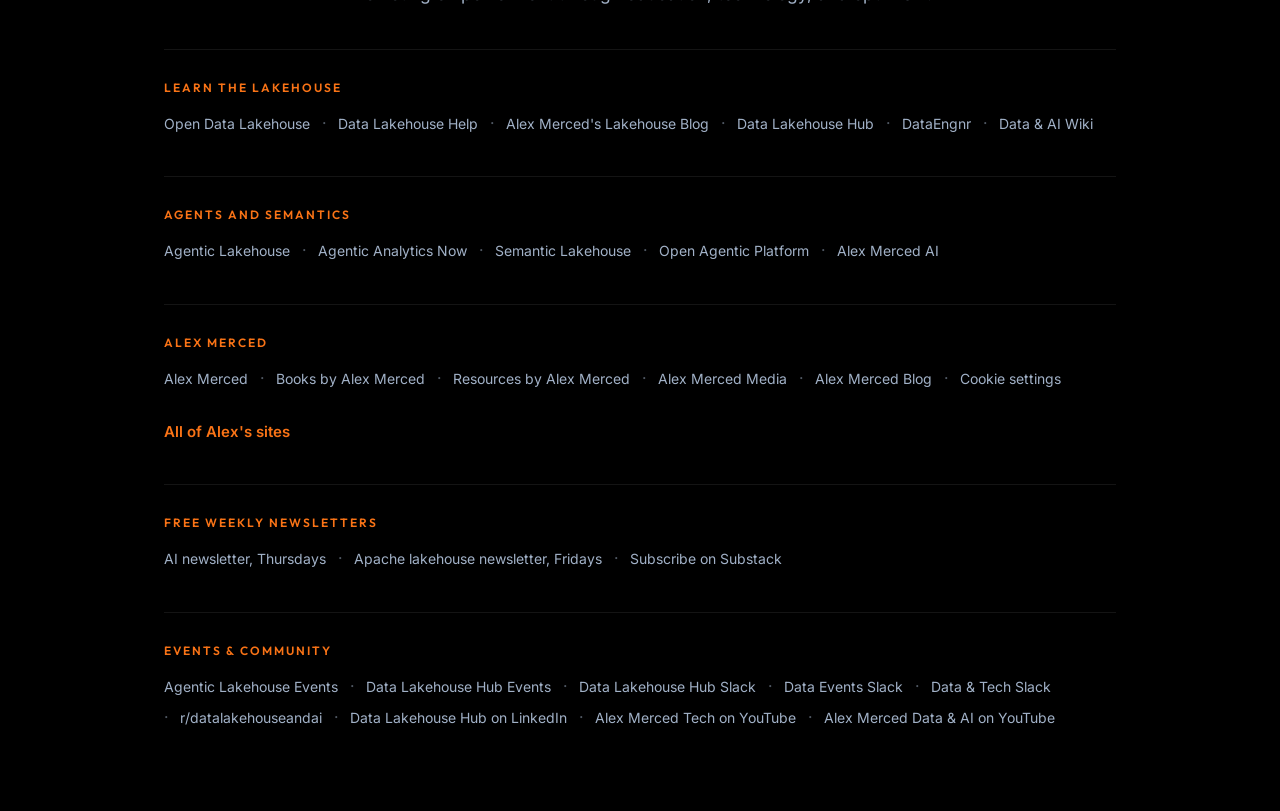
<file: chapters/dremio-developer-relations/index.html>
<!DOCTYPE html>
<html lang="en">

<head>
    <meta charset="UTF-8">
    <meta name="viewport" content="width=device-width, initial-scale=1.0">
    <title>Developer Relations at Dremio, 2021 to Present | Who Is Alex Merced?</title>
    <meta name="description" content="Alex Merced joined Dremio in 2021 and is now Head of Developer Relations, teaching Apache Iceberg, Apache Polaris, and the open lakehouse through talks, courses, and writing.">
    <link rel="canonical" href="https://whoisalexmerced.com/chapters/dremio-developer-relations/">

    <meta property="og:type" content="article">
    <meta property="og:site_name" content="Who Is Alex Merced?">
    <meta property="og:url" content="https://whoisalexmerced.com/chapters/dremio-developer-relations/">
    <meta property="og:title" content="Developer Relations at Dremio, 2021 to Present | Who Is Alex Merced?">
    <meta property="og:description" content="Alex Merced joined Dremio in 2021 and is now Head of Developer Relations, teaching Apache Iceberg, Apache Polaris, and the open lakehouse through talks, courses, and writing.">
    <meta property="og:image" content="https://whoisalexmerced.com/assets/img/alex-signing-books.jpg">

    <meta name="twitter:card" content="summary_large_image">
    <meta name="twitter:title" content="Developer Relations at Dremio, 2021 to Present | Who Is Alex Merced?">
    <meta name="twitter:description" content="Alex Merced joined Dremio in 2021 and is now Head of Developer Relations, teaching Apache Iceberg, Apache Polaris, and the open lakehouse through talks, courses, and writing.">
    <meta name="twitter:image" content="https://whoisalexmerced.com/assets/img/alex-signing-books.jpg">

    <link rel="icon" type="image/png" href="/assets/img/favicon.png">
    <link rel="apple-touch-icon" href="/assets/img/favicon.png">
    <link rel="preconnect" href="https://fonts.googleapis.com">
    <link rel="preconnect" href="https://fonts.gstatic.com" crossorigin>
    <link rel="stylesheet" href="/style.css">

    <!-- Shared network block: GA4, CTA click events, canonical Person. Generated; run scripts/apply-network.mjs -->
    <!-- network:head:start -->
<!-- Generated by alexmercedcom/scripts/build-network-shared.mjs from entity/*.json. Do not edit by hand. -->
<script>
window.dataLayer = window.dataLayer || [];
function gtag(){dataLayer.push(arguments);}
gtag('consent', 'default', { ad_storage: 'denied', ad_user_data: 'denied', ad_personalization: 'denied', analytics_storage: 'denied', wait_for_update: 500, region: ["AT","BE","BG","HR","CY","CZ","DK","EE","FI","FR","DE","GR","HU","IE","IT","LV","LT","LU","MT","NL","PL","PT","RO","SK","SI","ES","SE","IS","LI","NO","GB","CH"] });
gtag('consent', 'default', { ad_storage: 'denied', ad_user_data: 'denied', ad_personalization: 'denied', analytics_storage: 'granted' });
</script>
<script async src="https://www.googletagmanager.com/gtag/js?id=G-4F1DTQJNDM"></script>
<script>
gtag('js', new Date());
// Report only from the site's own domain: never localhost, Netlify previews, or alias domains.
if (/^(www\.)?whoisalexmerced\.com$/.test(location.hostname)) {
  gtag('config', 'G-4F1DTQJNDM');
}
document.addEventListener('click', function (e) {
  var a = e.target && e.target.closest ? e.target.closest('[data-network-event]') : null;
  if (a) gtag('event', a.getAttribute('data-network-event'), { link_url: a.href, link_text: (a.textContent || '').trim(), site: location.hostname });
});
(function () {
  var KEY = 'am-consent';
  var tz = '';
  try { tz = Intl.DateTimeFormat().resolvedOptions().timeZone || ''; } catch (e) {}
  var regional = /^Europe\//.test(tz) || /^Atlantic\/(Canary|Madeira|Azores|Reykjavik|Faroe)$/.test(tz);
  function stored() { try { return localStorage.getItem(KEY); } catch (e) { return null; } }
  function save(v) { try { localStorage.setItem(KEY, v); } catch (e) {} }
  function apply(v) { gtag('consent', 'update', { analytics_storage: v === 'granted' ? 'granted' : 'denied' }); }
  var prior = stored();
  if (prior) apply(prior);
  function show() {
    if (document.getElementById('am-consent')) return;
    var box = document.createElement('div');
    box.id = 'am-consent';
    box.setAttribute('role', 'dialog');
    box.setAttribute('aria-live', 'polite');
    box.setAttribute('aria-label', 'Cookie choices');
    box.style.cssText = 'position:fixed;left:16px;right:16px;bottom:16px;max-width:560px;margin:0 auto;z-index:2147483000;background:#0f172a;color:#f8fafc;border:1px solid #334155;border-radius:12px;padding:16px 18px;font:15px/1.5 system-ui,-apple-system,Segoe UI,Roboto,sans-serif;box-shadow:0 10px 30px rgba(0,0,0,.35)';
    box.innerHTML = '<p style="margin:0 0 12px">This site uses Google Analytics cookies to count visits and see which pages help. No advertising cookies. Is that OK?</p>' +
      '<div style="display:flex;gap:8px;flex-wrap:wrap"><button type="button" data-v="granted" style="background:#38bdf8;color:#0f172a;border:0;border-radius:8px;padding:8px 14px;font:inherit;font-weight:600;cursor:pointer">Accept analytics</button>' +
      '<button type="button" data-v="denied" style="background:transparent;color:#f8fafc;border:1px solid #64748b;border-radius:8px;padding:8px 14px;font:inherit;cursor:pointer">Decline</button></div>';
    box.addEventListener('click', function (e) {
      var v = e.target && e.target.getAttribute && e.target.getAttribute('data-v');
      if (!v) return;
      save(v); apply(v); box.remove();
    });
    document.body.appendChild(box);
  }
  function open(e) { if (e) e.preventDefault(); show(); }
  function ready() {
    if (regional && !prior) show();
    if (location.hash === '#cookie-settings') show();
  }
  if (document.readyState === 'loading') document.addEventListener('DOMContentLoaded', ready); else ready();
  window.addEventListener('hashchange', function () { if (location.hash === '#cookie-settings') show(); });
  document.addEventListener('click', function (e) {
    var a = e.target && e.target.closest ? e.target.closest('a[href$="#cookie-settings"]') : null;
    if (a) open(e);
  });
})();
</script>
<script type="application/ld+json">{"@context":"https://schema.org","@type":"Person","@id":"https://alexmerced.com/#alexmerced","name":"Alex Merced","url":"https://alexmerced.com","image":"https://alexmerced.com/alexpics/photo-headshot-charcoal-blazer-turtleneck.webp","jobTitle":"Head of Developer Relations","worksFor":{"@type":"Organization","name":"Dremio","url":"https://www.dremio.com"},"sameAs":["https://github.com/alexmercedcoder","https://www.linkedin.com/in/alexmerced","https://bsky.app/profile/alextalksdatalakehouses.fyi","https://www.youtube.com/@alexmerceddata","https://www.youtube.com/@alexmercedcoder","https://x.com/AMdatalakehouse","https://x.com/alexmercedcoder","https://amdatalakehouse.substack.com","https://dev.to/alexmercedcoder","https://www.amazon.com/Apache-Iceberg-Functionality-Performance-Scalability/dp/1098148622","https://www.manning.com/books/architecting-an-apache-iceberg-lakehouse","https://alexmerced.blog","https://alexmercedcoder.dev","https://alexmerceddata.com","https://alexmercedmedia.com","https://whoisalexmerced.com","https://books.alexmerced.com","https://branding.alexmerced.com","https://alexmercedmusic.com","https://www.youtube.com/@AlexMercedMusic","https://soundcloud.com/alexmerced","https://suno.com/@alexmerced"],"knowsAbout":["Open Lakehouse Architecture","Apache Iceberg","Apache Polaris","Apache Parquet","Apache Arrow","Iceberg Catalogs","Semantic Layers","Agentic Analytics","Agent Infrastructure","Data Engineering","Query Federation","Model Context Protocol","Developer Relations"]}</script>
<meta name="twitter:site" content="@AMdatalakehouse">
<!-- network:head:end -->

    <script type="application/ld+json">
{
  "@context": "https://schema.org",
  "@type": "Article",
  "@id": "https://whoisalexmerced.com/chapters/dremio-developer-relations/#article",
  "headline": "Developer Relations at Dremio (2021 to Present)",
  "description": "Alex Merced joined Dremio in 2021 and is now Head of Developer Relations, teaching Apache Iceberg, Apache Polaris, and the open lakehouse through talks, courses, and writing.",
  "url": "https://whoisalexmerced.com/chapters/dremio-developer-relations/",
  "mainEntityOfPage": "https://whoisalexmerced.com/chapters/dremio-developer-relations/",
  "inLanguage": "en",
  "image": "https://whoisalexmerced.com/assets/img/alex-signing-books.jpg",
  "datePublished": "2026-09-29",
  "dateModified": "2026-09-29",
  "author": {
    "@id": "https://alexmerced.com/#alexmerced"
  },
  "publisher": {
    "@id": "https://alexmerced.com/#alexmerced"
  },
  "about": {
    "@id": "https://alexmerced.com/#alexmerced"
  },
  "isPartOf": {
    "@type": "CollectionPage",
    "@id": "https://whoisalexmerced.com/chapters/#collection",
    "url": "https://whoisalexmerced.com/chapters/"
  },
  "position": 7,
  "temporalCoverage": "2021/.."
}
    </script>
    <script type="application/ld+json">
{
  "@context": "https://schema.org",
  "@type": "BreadcrumbList",
  "itemListElement": [
    {
      "@type": "ListItem",
      "position": 1,
      "name": "Who Is Alex Merced?",
      "item": "https://whoisalexmerced.com/"
    },
    {
      "@type": "ListItem",
      "position": 2,
      "name": "Chapters",
      "item": "https://whoisalexmerced.com/chapters/"
    },
    {
      "@type": "ListItem",
      "position": 3,
      "name": "Developer relations at Dremio",
      "item": "https://whoisalexmerced.com/chapters/dremio-developer-relations/"
    }
  ]
}
    </script>
</head>

<body>
    <a href="#main" class="skip-link">Skip to content</a>
    <nav class="site-nav" aria-label="Main navigation">
        <div class="nav-inner">
            <a href="/" class="nav-brand">Alex Merced</a>
            <button class="nav-hamburger" aria-label="Toggle navigation menu" aria-expanded="false">☰</button>
            <ul class="nav-links">
                <li><a href="/">The Story</a></li>
                <li><a href="/chapters/">Chapters</a></li>
                <li><a href="/books/">Books</a></li>
                <li><a href="/#podcasts">Podcasts</a></li>
                <li><a href="/#faq">FAQ</a></li>
            </ul>
            <button class="theme-toggle" aria-label="Toggle light/dark mode">🌙</button>
        </div>
    </nav>

    <main id="main" class="chapter">
        <nav class="chapter__crumbs" aria-label="Breadcrumb"><a href="/">Who Is Alex Merced?</a> / <a href="/chapters/">Chapters</a> / <span aria-current="page">Developer relations at Dremio</span></nav>
        <header class="chapter__head">
            <p class="chapter__eyebrow">Chapter 7 · 2021 to present</p>
            <h1>Developer Relations at Dremio (2021 to Present)</h1>
            <p class="chapter__lede">Alex joined Dremio, the open lakehouse platform company, in 2021. He is now its Head of Developer Relations.</p>
        </header>
        <div class="chapter__body">
            <p>In that role he leads community education and technical evangelism around Apache Iceberg, Apache Polaris, and open data lakehouse architecture. He received the 2025 Dremio CEO Award for his contributions to the company and its ecosystem.</p>
            <figure class="chapter__figure">
                <img src="/assets/img/alex-signing-books.jpg" alt="Alex Merced signing books" loading="lazy">
            </figure>

            <h2>Speaking</h2>
            <p>He speaks at data and developer conferences around the world, including:</p>
            <ul>
                <li>Data Day Texas 2024, as a speaker and in the O'Reilly Author Showcase</li>
                <li>Dremio Subsurface, several times as a speaker and host</li>
                <li>OSA Con 2023 ("Data as Code: Project Nessie") and 2024 ("Open Source and the Data Lakehouse")</li>
                <li>SQLBits ("Apache Iceberg Data Analytics with Python")</li>
                <li>Iceberg Summit 2025 and 2026</li>
                <li>Data Council, Confluent Current, DataEngBytes, ODSC AI East, P99 Conf, Nerdearla in Argentina, and Øredev in Sweden</li>
            </ul>
            <p>Talk topics and booking are on <a href="https://alexmerced.com/speaking" style="color: var(--accent-orange);">alexmerced.com/speaking</a>.</p>

            <h2>Courses and bylines</h2>
            <p>His LinkedIn Learning course, Hands-On with Apache Iceberg, launched in October 2024. He writes regularly for the Dremio blog, and in 2025 he wrote bylined pieces for Cloud Data Insights (on a year of Apache Polaris, and on the semantic layer), DATAVERSITY (on semantic search and AI), and BigDATAwire ("5 Tips to Architecting an Apache Iceberg Lakehouse", October 2025).</p>

            <h2>Podcasts and press</h2>
            <ul>
                <li>2023: The Data Stack Show, "The Anatomy of a Data Lakehouse"</li>
                <li>2024: Data Engineering Podcast, "Version Your Data Lakehouse Like Your Software With Nessie"</li>
                <li>2024: Let's Talk AI, episode 70, on his path from finance to data engineering</li>
                <li>2024: RTInsights Smart Talk, episode 9, on Apache Iceberg and streaming</li>
                <li>2024: quoted by SiliconANGLE and Runtime on how the open table formats compare</li>
                <li>2025: one of the expert predictions in SD Times' look at software development in 2025</li>
            </ul>
            <p>He also hosts three podcasts of his own, listed on the <a href="/#podcasts" style="color: var(--accent-orange);">homepage</a>. The books from these years have <a href="/chapters/books-and-authorship/" style="color: var(--accent-orange);">their own chapter</a>.</p>
        </div>
        <aside class="chapter__sources" aria-labelledby="sources-title">
            <h2 id="sources-title">Sources and further listening</h2>
            <ul>
                <li><a href="https://www.dremio.com/blog/author/alex-merced/" rel="noopener">Alex Merced on the Dremio blog</a></li>
                <li><a href="https://www.linkedin.com/learning/hands-on-with-apache-iceberg/apache-iceberg" rel="noopener">LinkedIn Learning: Hands-On with Apache Iceberg</a></li>
                <li><a href="https://sessionize.com/Alex-Merced/" rel="noopener">Sessionize speaker profile</a></li>
                <li><a href="https://datadaytexas.com/2024/speakers" rel="noopener">Data Day Texas 2024 speakers</a></li>
                <li><a href="https://datastackshow.com/podcast/the-anatomy-of-a-data-lakehouse-with-alex-merced-of-dremio/" rel="noopener">The Data Stack Show: The Anatomy of a Data Lakehouse</a></li>
                <li><a href="https://dev.to/dataengpodcast/version-your-data-lakehouse-like-your-software-with-nessie" rel="noopener">Data Engineering Podcast: Version Your Data Lakehouse Like Your Software With Nessie</a></li>
                <li><a href="https://siliconangle.com/2024/07/05/betamax-blues-hudi-edging-toward-also-ran-status-data-platform-race/" rel="noopener">SiliconANGLE, 2024</a></li>
                <li><a href="https://www.runtime.news/hudis-backers-could-have-the-missing-piece-in-the-push-for-data-format-unity/" rel="noopener">Runtime, 2024</a></li>
                <li><a href="https://www.clouddatainsights.com/author/alex-merced/" rel="noopener">Cloud Data Insights author page</a></li>
                <li><a href="https://www.dataversity.net/articles/semantic-search-and-ai-from-days-of-discovery-to-seconds-of-answers/" rel="noopener">DATAVERSITY: Semantic Search and AI</a></li>
                <li><a href="https://www.hpcwire.com/bigdatawire/2025/10/15/5-tips-to-architecting-an-apache-iceberg-lakehouse/" rel="noopener">BigDATAwire: 5 Tips to Architecting an Apache Iceberg Lakehouse</a></li>
                <li><a href="https://sdtimes.com/softwaredev/predictions-for-software-development-in-2025/" rel="noopener">SD Times: Predictions for software development in 2025</a></li>
            </ul>
        </aside>
        <nav class="chapter__pager" aria-label="More chapters">
            <a class="chapter__prev" href="/chapters/software-development/"><span>Previous chapter</span>From finance to software</a>
            <a class="chapter__next" href="/chapters/books-and-authorship/"><span>Next chapter</span>Books and authorship</a>
        </nav>
    </main>

    <!-- network:cta:start -->
<aside class="cta-strip" aria-labelledby="cta-strip-title">
  <div class="container">
    <h2 id="cta-strip-title" class="cta-strip__title">Work with Alex</h2>
    <ul class="cta-strip__links">
      <li><a class="btn-primary" href="https://alexmerced.com/speaking" data-network-event="cta_speaking">Book Alex to speak</a></li>
      <li><a class="btn-secondary" href="https://alexmerced.com/newsletter" data-network-event="cta_newsletter">Get the newsletter</a></li>
      <li><a class="btn-secondary" href="https://hello.dremio.com/wp-apache-iceberg-the-definitive-guide-reg.html?utm_source=alexmerced_network&amp;utm_medium=referral&amp;utm_campaign=network_cta" data-network-event="cta_free_book">Free Apache Iceberg book</a></li>
    </ul>
  </div>
</aside>
<!-- network:cta:end -->

    <footer>
        <div class="container">
            <p>Promoting empowerment through education, technology, and optimism.</p>
            <!-- network:footer:start -->
<nav class="footer-run" aria-label="Learn the lakehouse">
  <div class="footer-run__title">Learn the lakehouse</div>
  <ul class="footer-run__list">
    <li><a href="https://opendatalakehouse.com">Open Data Lakehouse</a></li>
    <li><a href="https://datalakehouse.help">Data Lakehouse Help</a></li>
    <li><a href="https://iceberglakehouse.com">Alex Merced's Lakehouse Blog</a></li>
    <li><a href="https://datalakehousehub.com">Data Lakehouse Hub</a></li>
    <li><a href="https://dataengnr.com">DataEngnr</a></li>
    <li><a href="https://dataaiwiki.com">Data &amp; AI Wiki</a></li>
  </ul>
</nav>
<nav class="footer-run" aria-label="Agents and semantics">
  <div class="footer-run__title">Agents and semantics</div>
  <ul class="footer-run__list">
    <li><a href="https://agenticlakehouse.com">Agentic Lakehouse</a></li>
    <li><a href="https://agenticanalyticsnow.com">Agentic Analytics Now</a></li>
    <li><a href="https://semanticlakehouse.com">Semantic Lakehouse</a></li>
    <li><a href="https://openagenticplatform.com">Open Agentic Platform</a></li>
    <li><a href="https://alexmercedai.com">Alex Merced AI</a></li>
  </ul>
</nav>
<nav class="footer-run" aria-label="Alex Merced">
  <div class="footer-run__title">Alex Merced</div>
  <ul class="footer-run__list">
    <li><a href="https://alexmerced.com">Alex Merced</a></li>
    <li><a href="https://books.alexmerced.com">Books by Alex Merced</a></li>
    <li><a href="https://resources.alexmerced.com">Resources by Alex Merced</a></li>
    <li><a href="https://alexmercedmedia.com">Alex Merced Media</a></li>
    <li><a href="https://alexmerced.blog">Alex Merced Blog</a></li>
    <li><a href="#cookie-settings">Cookie settings</a></li>
  </ul>
</nav>
<p class="footer-run__all"><a href="https://alexmerced.com/network">All of Alex's sites</a></p>
<!-- network:footer:end -->
            <nav class="footer-run" aria-label="Free weekly newsletters">
              <div class="footer-run__title">Free Weekly Newsletters</div>
              <ul class="footer-run__list">
                <li><a href="https://amdatalakehouse.substack.com" target="_blank" rel="noopener">AI newsletter, Thursdays</a></li>
                <li><a href="https://amdatalakehouse.substack.com" target="_blank" rel="noopener">Apache lakehouse newsletter, Fridays</a></li>
                <li><a href="https://amdatalakehouse.substack.com" target="_blank" rel="noopener">Subscribe on Substack</a></li>
              </ul>
            </nav>
            <nav class="footer-run" aria-label="Events and community">
              <div class="footer-run__title">Events &amp; Community</div>
              <ul class="footer-run__list">
                <li><a href="https://luma.com/agenticlakehouse" target="_blank" rel="noopener">Agentic Lakehouse Events</a></li>
                <li><a href="https://luma.com/DataLakehouseHub" target="_blank" rel="noopener">Data Lakehouse Hub Events</a></li>
                <li><a href="https://join.slack.com/t/thedatalakehousehub/shared_invite/zt-274yc8sza-mI2zhCW8LGkOh1uxuf8T5Q" target="_blank" rel="noopener">Data Lakehouse Hub Slack</a></li>
                <li><a href="https://join.slack.com/t/data-events/shared_invite/zt-38vgrooy9-U9ral_gr3NAz_Siih1QwmQ" target="_blank" rel="noopener">Data Events Slack</a></li>
                <li><a href="https://join.slack.com/t/datatechcommunity/shared_invite/zt-12xrk4qmd-y~6jUFFd7kdaLhgLURKwoA" target="_blank" rel="noopener">Data &amp; Tech Slack</a></li>
                <li><a href="https://www.reddit.com/r/datalakehouseandai/" target="_blank" rel="noopener">r/datalakehouseandai</a></li>
                <li><a href="https://www.linkedin.com/company/data-lakehouse-hub/" target="_blank" rel="noopener">Data Lakehouse Hub on LinkedIn</a></li>
                <li><a href="https://www.youtube.com/@AlexMercedCoder" target="_blank" rel="noopener">Alex Merced Tech on YouTube</a></li>
                <li><a href="https://www.youtube.com/@alexmerceddata" target="_blank" rel="noopener">Alex Merced Data &amp; AI on YouTube</a></li>
              </ul>
            </nav>
        </div>
    </footer>

    <button id="back-to-top" aria-label="Scroll back to top">↑</button>
    <script src="/scripts.js"></script>
    <script src="/webmcp/alex-merced-webmcp.js" defer></script>
    <script src="/webmcp/init.js" defer></script>
</body>

</html>
</file>
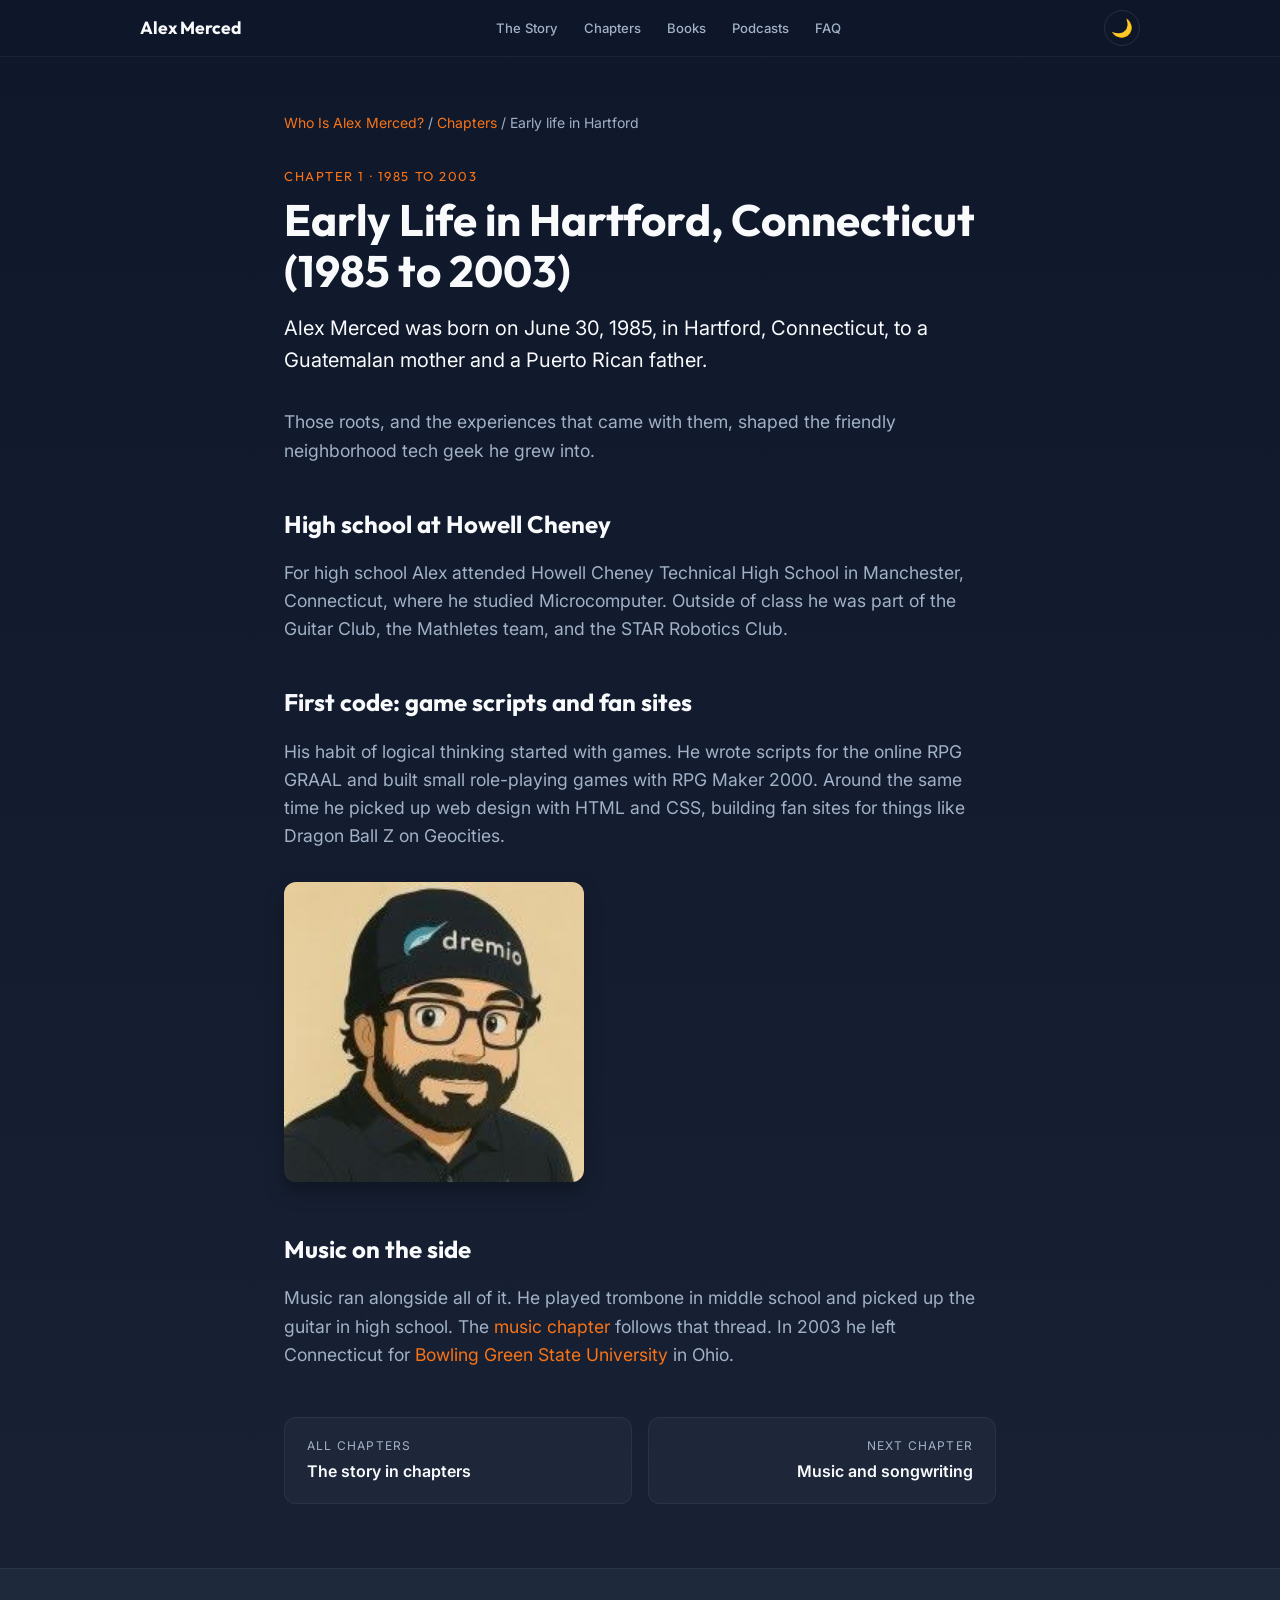
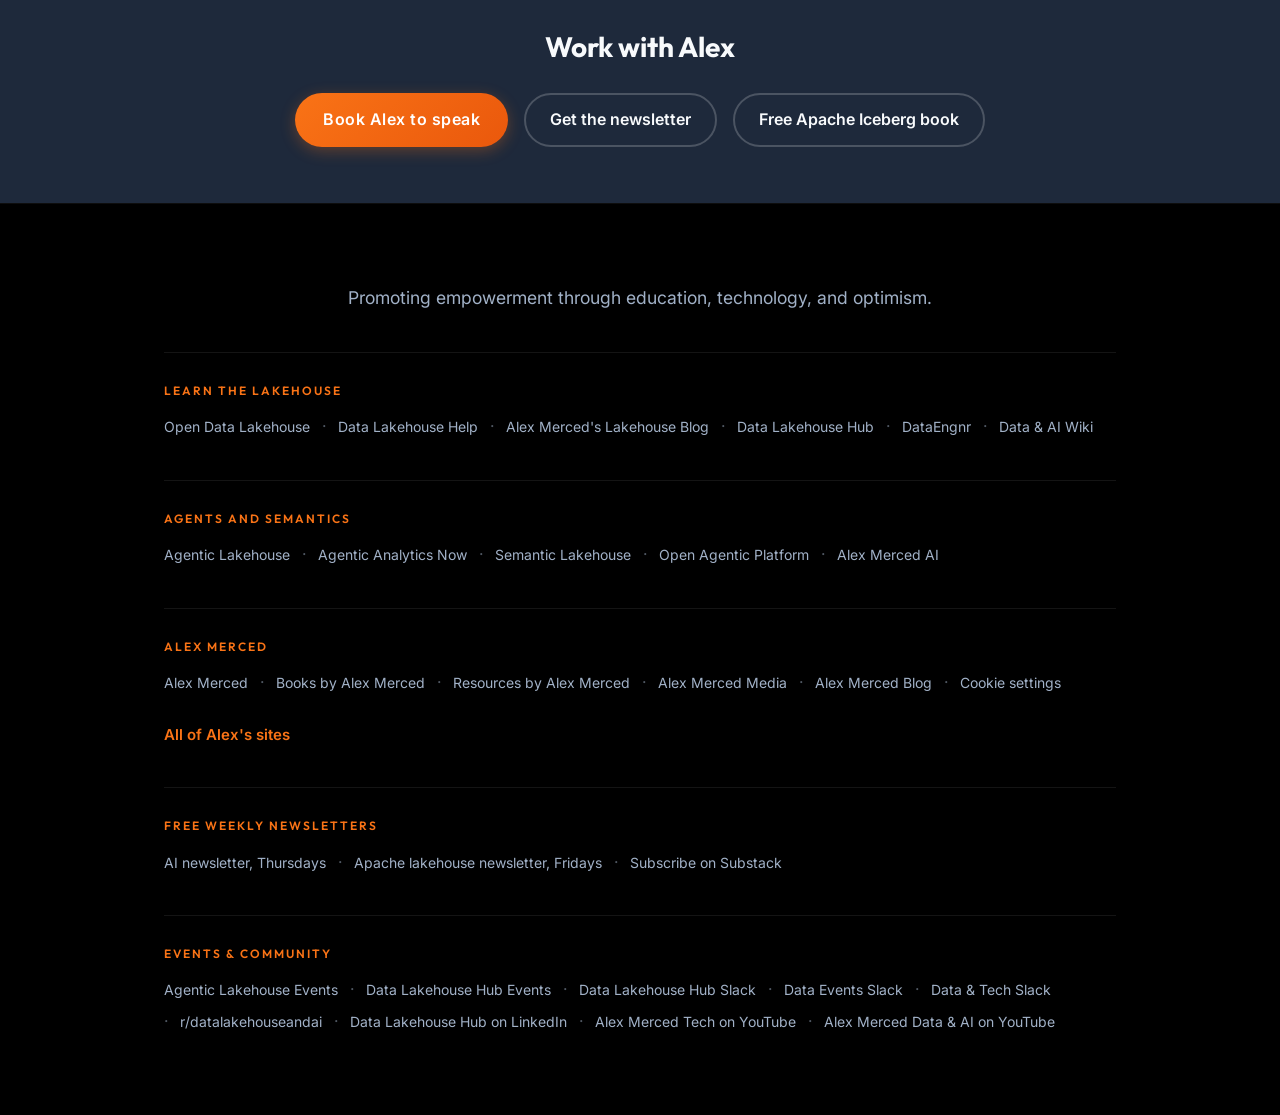
<file: chapters/early-life-hartford/index.html>
<!DOCTYPE html>
<html lang="en">

<head>
    <meta charset="UTF-8">
    <meta name="viewport" content="width=device-width, initial-scale=1.0">
    <title>Early Life in Hartford, Connecticut, 1985 to 2003 | Who Is Alex Merced?</title>
    <meta name="description" content="Alex Merced was born in Hartford, Connecticut on June 30, 1985. A technical high school, RPG Maker, and Geocities fan sites started his path into technology.">
    <link rel="canonical" href="https://whoisalexmerced.com/chapters/early-life-hartford/">

    <meta property="og:type" content="article">
    <meta property="og:site_name" content="Who Is Alex Merced?">
    <meta property="og:url" content="https://whoisalexmerced.com/chapters/early-life-hartford/">
    <meta property="og:title" content="Early Life in Hartford, Connecticut, 1985 to 2003 | Who Is Alex Merced?">
    <meta property="og:description" content="Alex Merced was born in Hartford, Connecticut on June 30, 1985. A technical high school, RPG Maker, and Geocities fan sites started his path into technology.">
    <meta property="og:image" content="https://whoisalexmerced.com/assets/img/alex-dremio-cartoon.jpg">

    <meta name="twitter:card" content="summary_large_image">
    <meta name="twitter:title" content="Early Life in Hartford, Connecticut, 1985 to 2003 | Who Is Alex Merced?">
    <meta name="twitter:description" content="Alex Merced was born in Hartford, Connecticut on June 30, 1985. A technical high school, RPG Maker, and Geocities fan sites started his path into technology.">
    <meta name="twitter:image" content="https://whoisalexmerced.com/assets/img/alex-dremio-cartoon.jpg">

    <link rel="icon" type="image/png" href="/assets/img/favicon.png">
    <link rel="apple-touch-icon" href="/assets/img/favicon.png">
    <link rel="preconnect" href="https://fonts.googleapis.com">
    <link rel="preconnect" href="https://fonts.gstatic.com" crossorigin>
    <link rel="stylesheet" href="/style.css">

    <!-- Shared network block: GA4, CTA click events, canonical Person. Generated; run scripts/apply-network.mjs -->
    <!-- network:head:start -->
<!-- Generated by alexmercedcom/scripts/build-network-shared.mjs from entity/*.json. Do not edit by hand. -->
<script>
window.dataLayer = window.dataLayer || [];
function gtag(){dataLayer.push(arguments);}
gtag('consent', 'default', { ad_storage: 'denied', ad_user_data: 'denied', ad_personalization: 'denied', analytics_storage: 'denied', wait_for_update: 500, region: ["AT","BE","BG","HR","CY","CZ","DK","EE","FI","FR","DE","GR","HU","IE","IT","LV","LT","LU","MT","NL","PL","PT","RO","SK","SI","ES","SE","IS","LI","NO","GB","CH"] });
gtag('consent', 'default', { ad_storage: 'denied', ad_user_data: 'denied', ad_personalization: 'denied', analytics_storage: 'granted' });
</script>
<script async src="https://www.googletagmanager.com/gtag/js?id=G-4F1DTQJNDM"></script>
<script>
gtag('js', new Date());
// Report only from the site's own domain: never localhost, Netlify previews, or alias domains.
if (/^(www\.)?whoisalexmerced\.com$/.test(location.hostname)) {
  gtag('config', 'G-4F1DTQJNDM');
}
document.addEventListener('click', function (e) {
  var a = e.target && e.target.closest ? e.target.closest('[data-network-event]') : null;
  if (a) gtag('event', a.getAttribute('data-network-event'), { link_url: a.href, link_text: (a.textContent || '').trim(), site: location.hostname });
});
(function () {
  var KEY = 'am-consent';
  var tz = '';
  try { tz = Intl.DateTimeFormat().resolvedOptions().timeZone || ''; } catch (e) {}
  var regional = /^Europe\//.test(tz) || /^Atlantic\/(Canary|Madeira|Azores|Reykjavik|Faroe)$/.test(tz);
  function stored() { try { return localStorage.getItem(KEY); } catch (e) { return null; } }
  function save(v) { try { localStorage.setItem(KEY, v); } catch (e) {} }
  function apply(v) { gtag('consent', 'update', { analytics_storage: v === 'granted' ? 'granted' : 'denied' }); }
  var prior = stored();
  if (prior) apply(prior);
  function show() {
    if (document.getElementById('am-consent')) return;
    var box = document.createElement('div');
    box.id = 'am-consent';
    box.setAttribute('role', 'dialog');
    box.setAttribute('aria-live', 'polite');
    box.setAttribute('aria-label', 'Cookie choices');
    box.style.cssText = 'position:fixed;left:16px;right:16px;bottom:16px;max-width:560px;margin:0 auto;z-index:2147483000;background:#0f172a;color:#f8fafc;border:1px solid #334155;border-radius:12px;padding:16px 18px;font:15px/1.5 system-ui,-apple-system,Segoe UI,Roboto,sans-serif;box-shadow:0 10px 30px rgba(0,0,0,.35)';
    box.innerHTML = '<p style="margin:0 0 12px">This site uses Google Analytics cookies to count visits and see which pages help. No advertising cookies. Is that OK?</p>' +
      '<div style="display:flex;gap:8px;flex-wrap:wrap"><button type="button" data-v="granted" style="background:#38bdf8;color:#0f172a;border:0;border-radius:8px;padding:8px 14px;font:inherit;font-weight:600;cursor:pointer">Accept analytics</button>' +
      '<button type="button" data-v="denied" style="background:transparent;color:#f8fafc;border:1px solid #64748b;border-radius:8px;padding:8px 14px;font:inherit;cursor:pointer">Decline</button></div>';
    box.addEventListener('click', function (e) {
      var v = e.target && e.target.getAttribute && e.target.getAttribute('data-v');
      if (!v) return;
      save(v); apply(v); box.remove();
    });
    document.body.appendChild(box);
  }
  function open(e) { if (e) e.preventDefault(); show(); }
  function ready() {
    if (regional && !prior) show();
    if (location.hash === '#cookie-settings') show();
  }
  if (document.readyState === 'loading') document.addEventListener('DOMContentLoaded', ready); else ready();
  window.addEventListener('hashchange', function () { if (location.hash === '#cookie-settings') show(); });
  document.addEventListener('click', function (e) {
    var a = e.target && e.target.closest ? e.target.closest('a[href$="#cookie-settings"]') : null;
    if (a) open(e);
  });
})();
</script>
<script type="application/ld+json">{"@context":"https://schema.org","@type":"Person","@id":"https://alexmerced.com/#alexmerced","name":"Alex Merced","url":"https://alexmerced.com","image":"https://alexmerced.com/alexpics/photo-headshot-charcoal-blazer-turtleneck.webp","jobTitle":"Head of Developer Relations","worksFor":{"@type":"Organization","name":"Dremio","url":"https://www.dremio.com"},"sameAs":["https://github.com/alexmercedcoder","https://www.linkedin.com/in/alexmerced","https://bsky.app/profile/alextalksdatalakehouses.fyi","https://www.youtube.com/@alexmerceddata","https://www.youtube.com/@alexmercedcoder","https://x.com/AMdatalakehouse","https://x.com/alexmercedcoder","https://amdatalakehouse.substack.com","https://dev.to/alexmercedcoder","https://www.amazon.com/Apache-Iceberg-Functionality-Performance-Scalability/dp/1098148622","https://www.manning.com/books/architecting-an-apache-iceberg-lakehouse","https://alexmerced.blog","https://alexmercedcoder.dev","https://alexmerceddata.com","https://alexmercedmedia.com","https://whoisalexmerced.com","https://books.alexmerced.com","https://branding.alexmerced.com","https://alexmercedmusic.com","https://www.youtube.com/@AlexMercedMusic","https://soundcloud.com/alexmerced","https://suno.com/@alexmerced"],"knowsAbout":["Open Lakehouse Architecture","Apache Iceberg","Apache Polaris","Apache Parquet","Apache Arrow","Iceberg Catalogs","Semantic Layers","Agentic Analytics","Agent Infrastructure","Data Engineering","Query Federation","Model Context Protocol","Developer Relations"]}</script>
<meta name="twitter:site" content="@AMdatalakehouse">
<!-- network:head:end -->

    <script type="application/ld+json">
{
  "@context": "https://schema.org",
  "@type": "Article",
  "@id": "https://whoisalexmerced.com/chapters/early-life-hartford/#article",
  "headline": "Early Life in Hartford, Connecticut (1985 to 2003)",
  "description": "Alex Merced was born in Hartford, Connecticut on June 30, 1985. A technical high school, RPG Maker, and Geocities fan sites started his path into technology.",
  "url": "https://whoisalexmerced.com/chapters/early-life-hartford/",
  "mainEntityOfPage": "https://whoisalexmerced.com/chapters/early-life-hartford/",
  "inLanguage": "en",
  "image": "https://whoisalexmerced.com/assets/img/alex-dremio-cartoon.jpg",
  "datePublished": "2026-09-29",
  "dateModified": "2026-09-29",
  "author": {
    "@id": "https://alexmerced.com/#alexmerced"
  },
  "publisher": {
    "@id": "https://alexmerced.com/#alexmerced"
  },
  "about": {
    "@id": "https://alexmerced.com/#alexmerced"
  },
  "isPartOf": {
    "@type": "CollectionPage",
    "@id": "https://whoisalexmerced.com/chapters/#collection",
    "url": "https://whoisalexmerced.com/chapters/"
  },
  "position": 1,
  "temporalCoverage": "1985/2003"
}
    </script>
    <script type="application/ld+json">
{
  "@context": "https://schema.org",
  "@type": "BreadcrumbList",
  "itemListElement": [
    {
      "@type": "ListItem",
      "position": 1,
      "name": "Who Is Alex Merced?",
      "item": "https://whoisalexmerced.com/"
    },
    {
      "@type": "ListItem",
      "position": 2,
      "name": "Chapters",
      "item": "https://whoisalexmerced.com/chapters/"
    },
    {
      "@type": "ListItem",
      "position": 3,
      "name": "Early life in Hartford",
      "item": "https://whoisalexmerced.com/chapters/early-life-hartford/"
    }
  ]
}
    </script>
</head>

<body>
    <a href="#main" class="skip-link">Skip to content</a>
    <nav class="site-nav" aria-label="Main navigation">
        <div class="nav-inner">
            <a href="/" class="nav-brand">Alex Merced</a>
            <button class="nav-hamburger" aria-label="Toggle navigation menu" aria-expanded="false">☰</button>
            <ul class="nav-links">
                <li><a href="/">The Story</a></li>
                <li><a href="/chapters/">Chapters</a></li>
                <li><a href="/books/">Books</a></li>
                <li><a href="/#podcasts">Podcasts</a></li>
                <li><a href="/#faq">FAQ</a></li>
            </ul>
            <button class="theme-toggle" aria-label="Toggle light/dark mode">🌙</button>
        </div>
    </nav>

    <main id="main" class="chapter">
        <nav class="chapter__crumbs" aria-label="Breadcrumb"><a href="/">Who Is Alex Merced?</a> / <a href="/chapters/">Chapters</a> / <span aria-current="page">Early life in Hartford</span></nav>
        <header class="chapter__head">
            <p class="chapter__eyebrow">Chapter 1 · 1985 to 2003</p>
            <h1>Early Life in Hartford, Connecticut (1985 to 2003)</h1>
            <p class="chapter__lede">Alex Merced was born on June 30, 1985, in Hartford, Connecticut, to a Guatemalan mother and a Puerto Rican father.</p>
        </header>
        <div class="chapter__body">
            <p>Those roots, and the experiences that came with them, shaped the friendly neighborhood tech geek he grew into.</p>

            <h2>High school at Howell Cheney</h2>
            <p>For high school Alex attended Howell Cheney Technical High School in Manchester, Connecticut, where he studied Microcomputer. Outside of class he was part of the Guitar Club, the Mathletes team, and the STAR Robotics Club.</p>

            <h2>First code: game scripts and fan sites</h2>
            <p>His habit of logical thinking started with games. He wrote scripts for the online RPG GRAAL and built small role-playing games with RPG Maker 2000. Around the same time he picked up web design with HTML and CSS, building fan sites for things like Dragon Ball Z on Geocities.</p>
            <figure class="chapter__figure">
                <img src="/assets/img/alex-dremio-cartoon.jpg" alt="Cartoon illustration of Alex Merced" loading="lazy" width="300">
            </figure>

            <h2>Music on the side</h2>
            <p>Music ran alongside all of it. He played trombone in middle school and picked up the guitar in high school. The <a href="/chapters/music/" style="color: var(--accent-orange);">music chapter</a> follows that thread. In 2003 he left Connecticut for <a href="/chapters/bowling-green-state-university/" style="color: var(--accent-orange);">Bowling Green State University</a> in Ohio.</p>
        </div>
        <nav class="chapter__pager" aria-label="More chapters">
            <a class="chapter__prev" href="/chapters/"><span>All chapters</span>The story in chapters</a>
            <a class="chapter__next" href="/chapters/music/"><span>Next chapter</span>Music and songwriting</a>
        </nav>
    </main>

    <!-- network:cta:start -->
<aside class="cta-strip" aria-labelledby="cta-strip-title">
  <div class="container">
    <h2 id="cta-strip-title" class="cta-strip__title">Work with Alex</h2>
    <ul class="cta-strip__links">
      <li><a class="btn-primary" href="https://alexmerced.com/speaking" data-network-event="cta_speaking">Book Alex to speak</a></li>
      <li><a class="btn-secondary" href="https://alexmerced.com/newsletter" data-network-event="cta_newsletter">Get the newsletter</a></li>
      <li><a class="btn-secondary" href="https://hello.dremio.com/wp-apache-iceberg-the-definitive-guide-reg.html?utm_source=alexmerced_network&amp;utm_medium=referral&amp;utm_campaign=network_cta" data-network-event="cta_free_book">Free Apache Iceberg book</a></li>
    </ul>
  </div>
</aside>
<!-- network:cta:end -->

    <footer>
        <div class="container">
            <p>Promoting empowerment through education, technology, and optimism.</p>
            <!-- network:footer:start -->
<nav class="footer-run" aria-label="Learn the lakehouse">
  <div class="footer-run__title">Learn the lakehouse</div>
  <ul class="footer-run__list">
    <li><a href="https://opendatalakehouse.com">Open Data Lakehouse</a></li>
    <li><a href="https://datalakehouse.help">Data Lakehouse Help</a></li>
    <li><a href="https://iceberglakehouse.com">Alex Merced's Lakehouse Blog</a></li>
    <li><a href="https://datalakehousehub.com">Data Lakehouse Hub</a></li>
    <li><a href="https://dataengnr.com">DataEngnr</a></li>
    <li><a href="https://dataaiwiki.com">Data &amp; AI Wiki</a></li>
  </ul>
</nav>
<nav class="footer-run" aria-label="Agents and semantics">
  <div class="footer-run__title">Agents and semantics</div>
  <ul class="footer-run__list">
    <li><a href="https://agenticlakehouse.com">Agentic Lakehouse</a></li>
    <li><a href="https://agenticanalyticsnow.com">Agentic Analytics Now</a></li>
    <li><a href="https://semanticlakehouse.com">Semantic Lakehouse</a></li>
    <li><a href="https://openagenticplatform.com">Open Agentic Platform</a></li>
    <li><a href="https://alexmercedai.com">Alex Merced AI</a></li>
  </ul>
</nav>
<nav class="footer-run" aria-label="Alex Merced">
  <div class="footer-run__title">Alex Merced</div>
  <ul class="footer-run__list">
    <li><a href="https://alexmerced.com">Alex Merced</a></li>
    <li><a href="https://books.alexmerced.com">Books by Alex Merced</a></li>
    <li><a href="https://resources.alexmerced.com">Resources by Alex Merced</a></li>
    <li><a href="https://alexmercedmedia.com">Alex Merced Media</a></li>
    <li><a href="https://alexmerced.blog">Alex Merced Blog</a></li>
    <li><a href="#cookie-settings">Cookie settings</a></li>
  </ul>
</nav>
<p class="footer-run__all"><a href="https://alexmerced.com/network">All of Alex's sites</a></p>
<!-- network:footer:end -->
            <nav class="footer-run" aria-label="Free weekly newsletters">
              <div class="footer-run__title">Free Weekly Newsletters</div>
              <ul class="footer-run__list">
                <li><a href="https://amdatalakehouse.substack.com" target="_blank" rel="noopener">AI newsletter, Thursdays</a></li>
                <li><a href="https://amdatalakehouse.substack.com" target="_blank" rel="noopener">Apache lakehouse newsletter, Fridays</a></li>
                <li><a href="https://amdatalakehouse.substack.com" target="_blank" rel="noopener">Subscribe on Substack</a></li>
              </ul>
            </nav>
            <nav class="footer-run" aria-label="Events and community">
              <div class="footer-run__title">Events &amp; Community</div>
              <ul class="footer-run__list">
                <li><a href="https://luma.com/agenticlakehouse" target="_blank" rel="noopener">Agentic Lakehouse Events</a></li>
                <li><a href="https://luma.com/DataLakehouseHub" target="_blank" rel="noopener">Data Lakehouse Hub Events</a></li>
                <li><a href="https://join.slack.com/t/thedatalakehousehub/shared_invite/zt-274yc8sza-mI2zhCW8LGkOh1uxuf8T5Q" target="_blank" rel="noopener">Data Lakehouse Hub Slack</a></li>
                <li><a href="https://join.slack.com/t/data-events/shared_invite/zt-38vgrooy9-U9ral_gr3NAz_Siih1QwmQ" target="_blank" rel="noopener">Data Events Slack</a></li>
                <li><a href="https://join.slack.com/t/datatechcommunity/shared_invite/zt-12xrk4qmd-y~6jUFFd7kdaLhgLURKwoA" target="_blank" rel="noopener">Data &amp; Tech Slack</a></li>
                <li><a href="https://www.reddit.com/r/datalakehouseandai/" target="_blank" rel="noopener">r/datalakehouseandai</a></li>
                <li><a href="https://www.linkedin.com/company/data-lakehouse-hub/" target="_blank" rel="noopener">Data Lakehouse Hub on LinkedIn</a></li>
                <li><a href="https://www.youtube.com/@AlexMercedCoder" target="_blank" rel="noopener">Alex Merced Tech on YouTube</a></li>
                <li><a href="https://www.youtube.com/@alexmerceddata" target="_blank" rel="noopener">Alex Merced Data &amp; AI on YouTube</a></li>
              </ul>
            </nav>
        </div>
    </footer>

    <button id="back-to-top" aria-label="Scroll back to top">↑</button>
    <script src="/scripts.js"></script>
    <script src="/webmcp/alex-merced-webmcp.js" defer></script>
    <script src="/webmcp/init.js" defer></script>
</body>

</html>
</file>
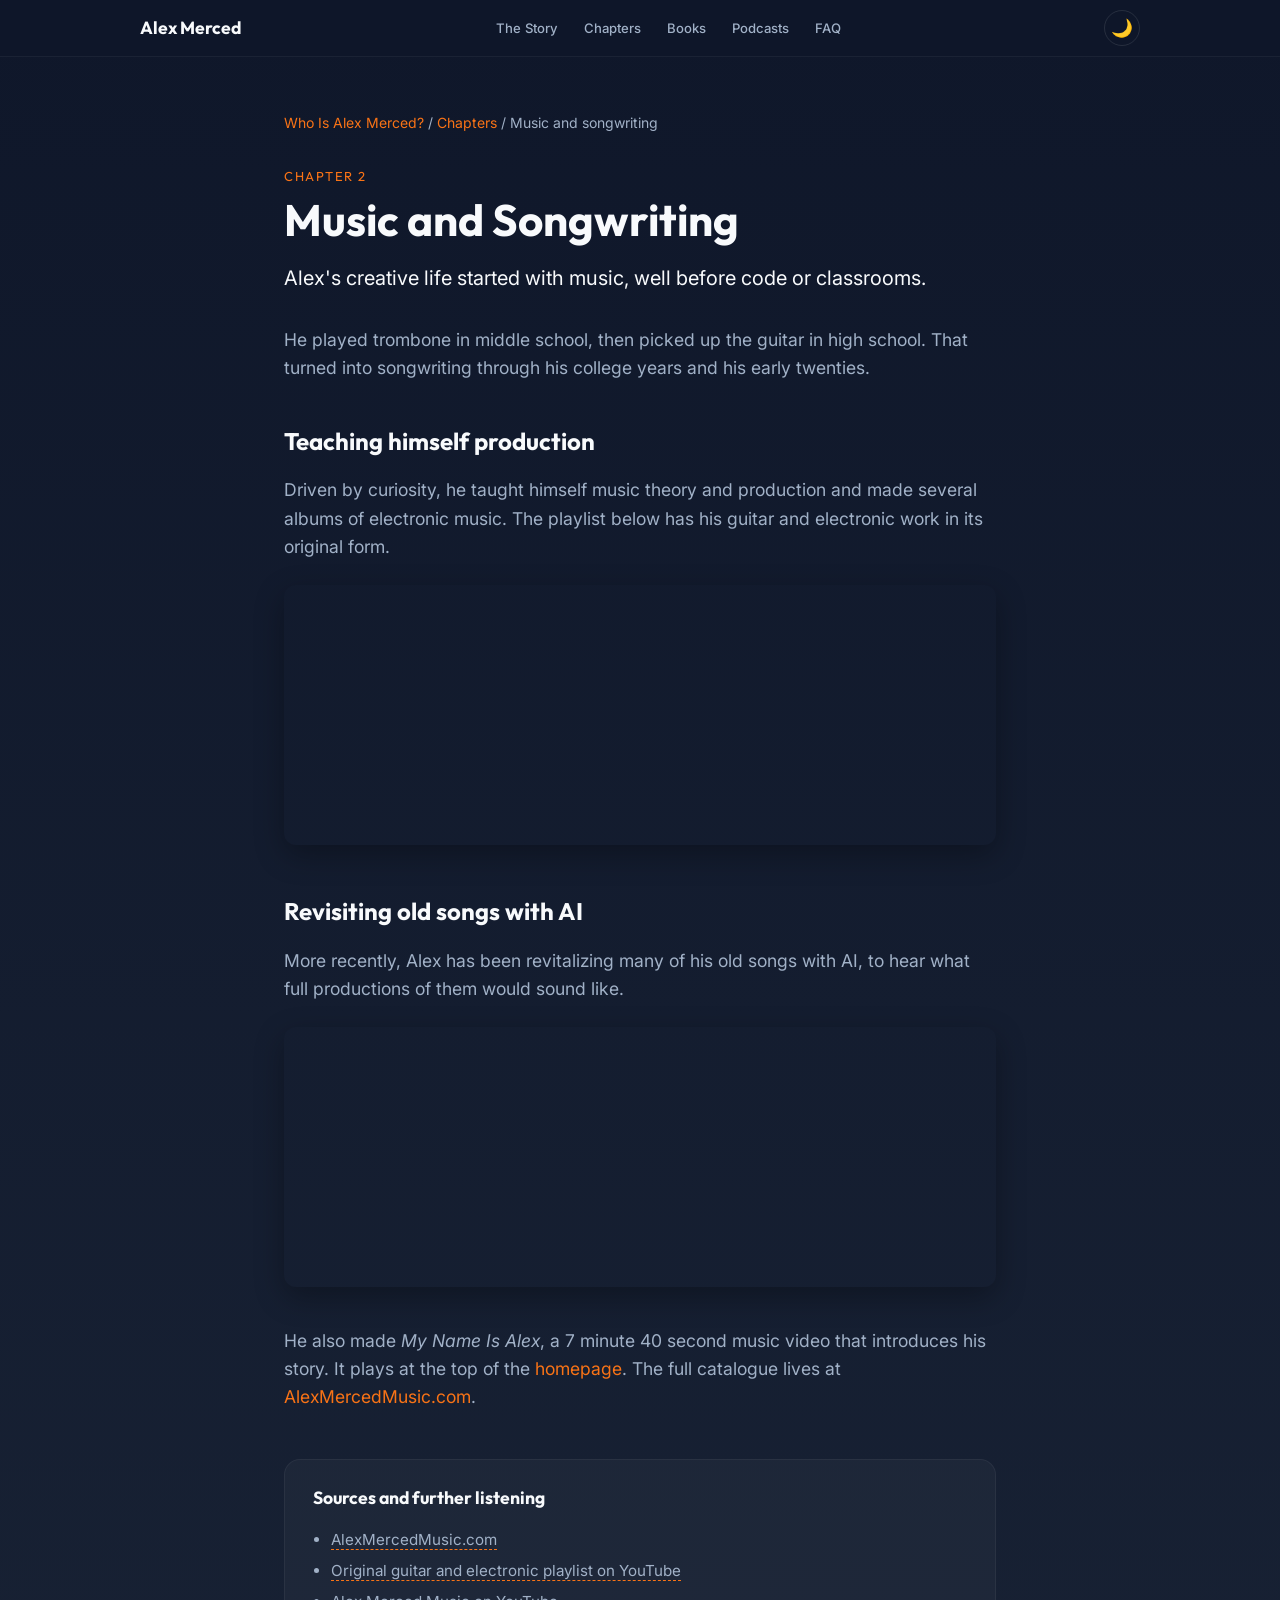
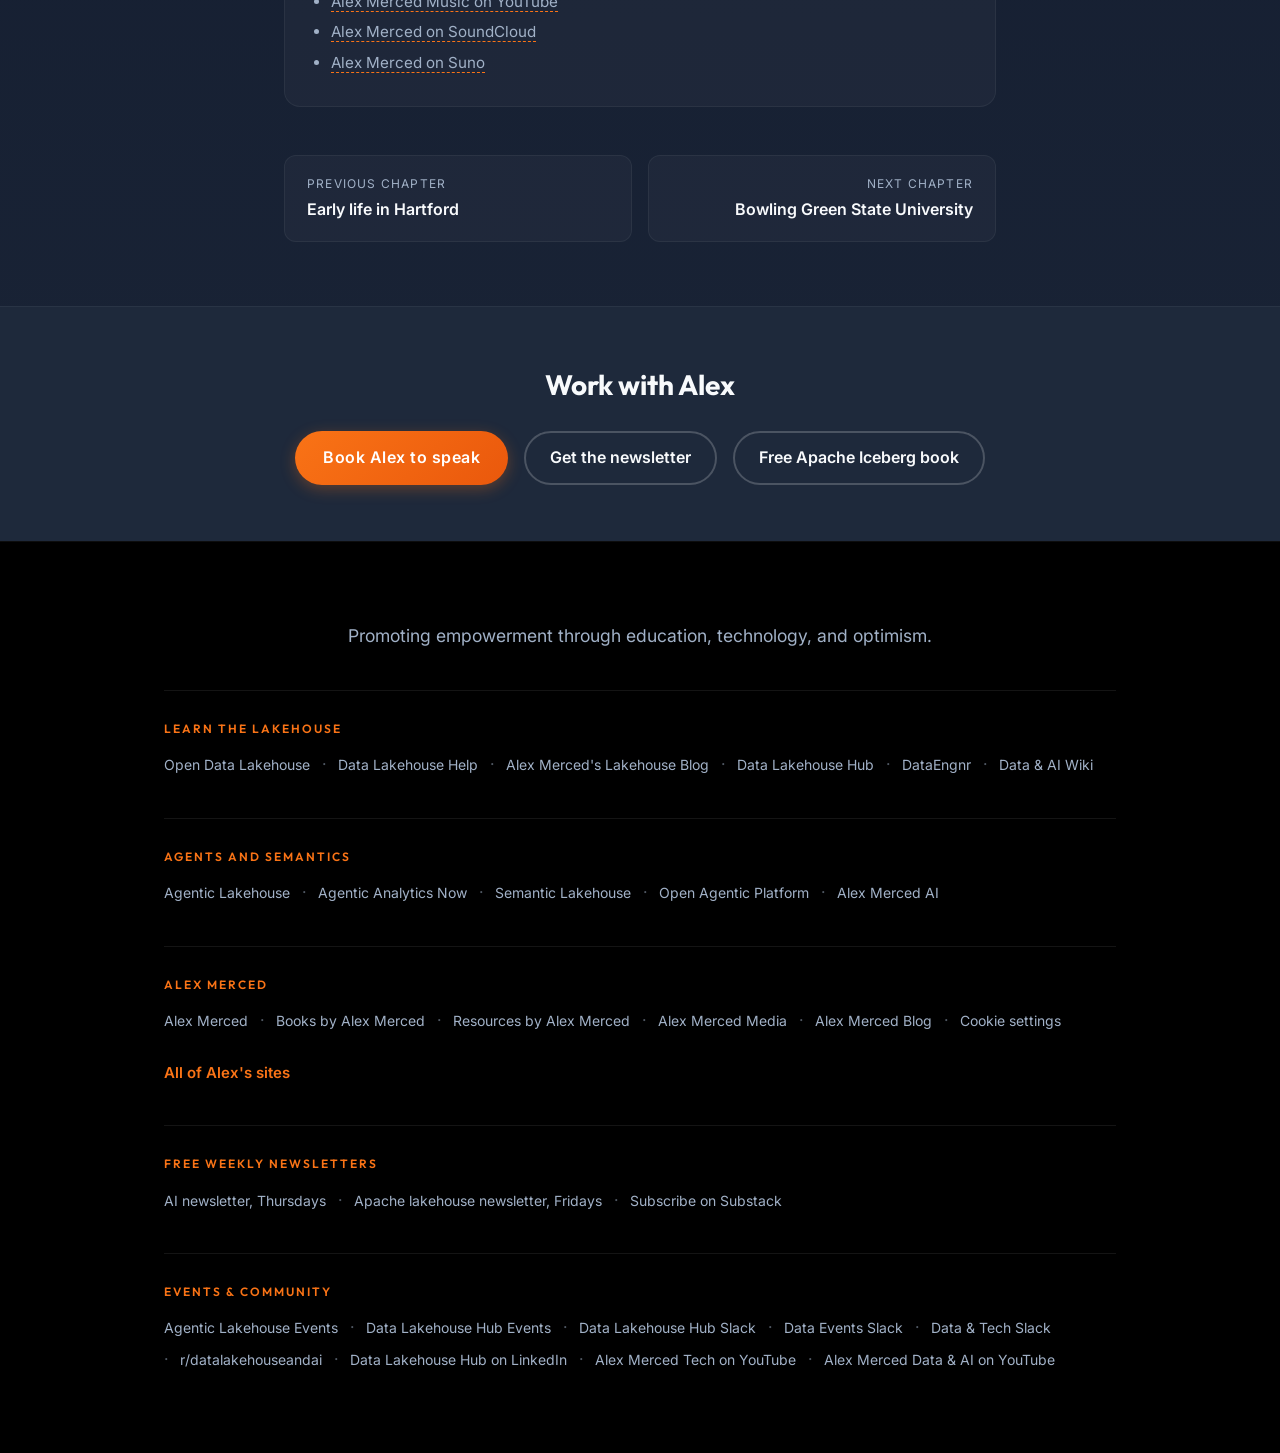
<file: chapters/music/index.html>
<!DOCTYPE html>
<html lang="en">

<head>
    <meta charset="UTF-8">
    <meta name="viewport" content="width=device-width, initial-scale=1.0">
    <title>Music and Songwriting | Who Is Alex Merced?</title>
    <meta name="description" content="Alex Merced&#x27;s music, from trombone and guitar to self-taught electronic production, and how he now uses AI to hear full productions of songs he wrote years ago.">
    <link rel="canonical" href="https://whoisalexmerced.com/chapters/music/">

    <meta property="og:type" content="article">
    <meta property="og:site_name" content="Who Is Alex Merced?">
    <meta property="og:url" content="https://whoisalexmerced.com/chapters/music/">
    <meta property="og:title" content="Music and Songwriting | Who Is Alex Merced?">
    <meta property="og:description" content="Alex Merced&#x27;s music, from trombone and guitar to self-taught electronic production, and how he now uses AI to hear full productions of songs he wrote years ago.">
    <meta property="og:image" content="https://whoisalexmerced.com/assets/img/alex-merced-headshot.jpg">

    <meta name="twitter:card" content="summary_large_image">
    <meta name="twitter:title" content="Music and Songwriting | Who Is Alex Merced?">
    <meta name="twitter:description" content="Alex Merced&#x27;s music, from trombone and guitar to self-taught electronic production, and how he now uses AI to hear full productions of songs he wrote years ago.">
    <meta name="twitter:image" content="https://whoisalexmerced.com/assets/img/alex-merced-headshot.jpg">

    <link rel="icon" type="image/png" href="/assets/img/favicon.png">
    <link rel="apple-touch-icon" href="/assets/img/favicon.png">
    <link rel="preconnect" href="https://fonts.googleapis.com">
    <link rel="preconnect" href="https://fonts.gstatic.com" crossorigin>
    <link rel="stylesheet" href="/style.css">

    <!-- Shared network block: GA4, CTA click events, canonical Person. Generated; run scripts/apply-network.mjs -->
    <!-- network:head:start -->
<!-- Generated by alexmercedcom/scripts/build-network-shared.mjs from entity/*.json. Do not edit by hand. -->
<script>
window.dataLayer = window.dataLayer || [];
function gtag(){dataLayer.push(arguments);}
gtag('consent', 'default', { ad_storage: 'denied', ad_user_data: 'denied', ad_personalization: 'denied', analytics_storage: 'denied', wait_for_update: 500, region: ["AT","BE","BG","HR","CY","CZ","DK","EE","FI","FR","DE","GR","HU","IE","IT","LV","LT","LU","MT","NL","PL","PT","RO","SK","SI","ES","SE","IS","LI","NO","GB","CH"] });
gtag('consent', 'default', { ad_storage: 'denied', ad_user_data: 'denied', ad_personalization: 'denied', analytics_storage: 'granted' });
</script>
<script async src="https://www.googletagmanager.com/gtag/js?id=G-4F1DTQJNDM"></script>
<script>
gtag('js', new Date());
// Report only from the site's own domain: never localhost, Netlify previews, or alias domains.
if (/^(www\.)?whoisalexmerced\.com$/.test(location.hostname)) {
  gtag('config', 'G-4F1DTQJNDM');
}
document.addEventListener('click', function (e) {
  var a = e.target && e.target.closest ? e.target.closest('[data-network-event]') : null;
  if (a) gtag('event', a.getAttribute('data-network-event'), { link_url: a.href, link_text: (a.textContent || '').trim(), site: location.hostname });
});
(function () {
  var KEY = 'am-consent';
  var tz = '';
  try { tz = Intl.DateTimeFormat().resolvedOptions().timeZone || ''; } catch (e) {}
  var regional = /^Europe\//.test(tz) || /^Atlantic\/(Canary|Madeira|Azores|Reykjavik|Faroe)$/.test(tz);
  function stored() { try { return localStorage.getItem(KEY); } catch (e) { return null; } }
  function save(v) { try { localStorage.setItem(KEY, v); } catch (e) {} }
  function apply(v) { gtag('consent', 'update', { analytics_storage: v === 'granted' ? 'granted' : 'denied' }); }
  var prior = stored();
  if (prior) apply(prior);
  function show() {
    if (document.getElementById('am-consent')) return;
    var box = document.createElement('div');
    box.id = 'am-consent';
    box.setAttribute('role', 'dialog');
    box.setAttribute('aria-live', 'polite');
    box.setAttribute('aria-label', 'Cookie choices');
    box.style.cssText = 'position:fixed;left:16px;right:16px;bottom:16px;max-width:560px;margin:0 auto;z-index:2147483000;background:#0f172a;color:#f8fafc;border:1px solid #334155;border-radius:12px;padding:16px 18px;font:15px/1.5 system-ui,-apple-system,Segoe UI,Roboto,sans-serif;box-shadow:0 10px 30px rgba(0,0,0,.35)';
    box.innerHTML = '<p style="margin:0 0 12px">This site uses Google Analytics cookies to count visits and see which pages help. No advertising cookies. Is that OK?</p>' +
      '<div style="display:flex;gap:8px;flex-wrap:wrap"><button type="button" data-v="granted" style="background:#38bdf8;color:#0f172a;border:0;border-radius:8px;padding:8px 14px;font:inherit;font-weight:600;cursor:pointer">Accept analytics</button>' +
      '<button type="button" data-v="denied" style="background:transparent;color:#f8fafc;border:1px solid #64748b;border-radius:8px;padding:8px 14px;font:inherit;cursor:pointer">Decline</button></div>';
    box.addEventListener('click', function (e) {
      var v = e.target && e.target.getAttribute && e.target.getAttribute('data-v');
      if (!v) return;
      save(v); apply(v); box.remove();
    });
    document.body.appendChild(box);
  }
  function open(e) { if (e) e.preventDefault(); show(); }
  function ready() {
    if (regional && !prior) show();
    if (location.hash === '#cookie-settings') show();
  }
  if (document.readyState === 'loading') document.addEventListener('DOMContentLoaded', ready); else ready();
  window.addEventListener('hashchange', function () { if (location.hash === '#cookie-settings') show(); });
  document.addEventListener('click', function (e) {
    var a = e.target && e.target.closest ? e.target.closest('a[href$="#cookie-settings"]') : null;
    if (a) open(e);
  });
})();
</script>
<script type="application/ld+json">{"@context":"https://schema.org","@type":"Person","@id":"https://alexmerced.com/#alexmerced","name":"Alex Merced","url":"https://alexmerced.com","image":"https://alexmerced.com/alexpics/photo-headshot-charcoal-blazer-turtleneck.webp","jobTitle":"Head of Developer Relations","worksFor":{"@type":"Organization","name":"Dremio","url":"https://www.dremio.com"},"sameAs":["https://github.com/alexmercedcoder","https://www.linkedin.com/in/alexmerced","https://bsky.app/profile/alextalksdatalakehouses.fyi","https://www.youtube.com/@alexmerceddata","https://www.youtube.com/@alexmercedcoder","https://x.com/AMdatalakehouse","https://x.com/alexmercedcoder","https://amdatalakehouse.substack.com","https://dev.to/alexmercedcoder","https://www.amazon.com/Apache-Iceberg-Functionality-Performance-Scalability/dp/1098148622","https://www.manning.com/books/architecting-an-apache-iceberg-lakehouse","https://alexmerced.blog","https://alexmercedcoder.dev","https://alexmerceddata.com","https://alexmercedmedia.com","https://whoisalexmerced.com","https://books.alexmerced.com","https://branding.alexmerced.com","https://alexmercedmusic.com","https://www.youtube.com/@AlexMercedMusic","https://soundcloud.com/alexmerced","https://suno.com/@alexmerced"],"knowsAbout":["Open Lakehouse Architecture","Apache Iceberg","Apache Polaris","Apache Parquet","Apache Arrow","Iceberg Catalogs","Semantic Layers","Agentic Analytics","Agent Infrastructure","Data Engineering","Query Federation","Model Context Protocol","Developer Relations"]}</script>
<meta name="twitter:site" content="@AMdatalakehouse">
<!-- network:head:end -->

    <script type="application/ld+json">
{
  "@context": "https://schema.org",
  "@type": "Article",
  "@id": "https://whoisalexmerced.com/chapters/music/#article",
  "headline": "Music and Songwriting",
  "description": "Alex Merced's music, from trombone and guitar to self-taught electronic production, and how he now uses AI to hear full productions of songs he wrote years ago.",
  "url": "https://whoisalexmerced.com/chapters/music/",
  "mainEntityOfPage": "https://whoisalexmerced.com/chapters/music/",
  "inLanguage": "en",
  "image": "https://whoisalexmerced.com/assets/img/alex-merced-headshot.jpg",
  "datePublished": "2026-09-29",
  "dateModified": "2026-09-29",
  "author": {
    "@id": "https://alexmerced.com/#alexmerced"
  },
  "publisher": {
    "@id": "https://alexmerced.com/#alexmerced"
  },
  "about": {
    "@id": "https://alexmerced.com/#alexmerced"
  },
  "isPartOf": {
    "@type": "CollectionPage",
    "@id": "https://whoisalexmerced.com/chapters/#collection",
    "url": "https://whoisalexmerced.com/chapters/"
  },
  "position": 2
}
    </script>
    <script type="application/ld+json">
{
  "@context": "https://schema.org",
  "@type": "BreadcrumbList",
  "itemListElement": [
    {
      "@type": "ListItem",
      "position": 1,
      "name": "Who Is Alex Merced?",
      "item": "https://whoisalexmerced.com/"
    },
    {
      "@type": "ListItem",
      "position": 2,
      "name": "Chapters",
      "item": "https://whoisalexmerced.com/chapters/"
    },
    {
      "@type": "ListItem",
      "position": 3,
      "name": "Music and songwriting",
      "item": "https://whoisalexmerced.com/chapters/music/"
    }
  ]
}
    </script>
</head>

<body>
    <a href="#main" class="skip-link">Skip to content</a>
    <nav class="site-nav" aria-label="Main navigation">
        <div class="nav-inner">
            <a href="/" class="nav-brand">Alex Merced</a>
            <button class="nav-hamburger" aria-label="Toggle navigation menu" aria-expanded="false">☰</button>
            <ul class="nav-links">
                <li><a href="/">The Story</a></li>
                <li><a href="/chapters/">Chapters</a></li>
                <li><a href="/books/">Books</a></li>
                <li><a href="/#podcasts">Podcasts</a></li>
                <li><a href="/#faq">FAQ</a></li>
            </ul>
            <button class="theme-toggle" aria-label="Toggle light/dark mode">🌙</button>
        </div>
    </nav>

    <main id="main" class="chapter">
        <nav class="chapter__crumbs" aria-label="Breadcrumb"><a href="/">Who Is Alex Merced?</a> / <a href="/chapters/">Chapters</a> / <span aria-current="page">Music and songwriting</span></nav>
        <header class="chapter__head">
            <p class="chapter__eyebrow">Chapter 2</p>
            <h1>Music and Songwriting</h1>
            <p class="chapter__lede">Alex's creative life started with music, well before code or classrooms.</p>
        </header>
        <div class="chapter__body">
            <p>He played trombone in middle school, then picked up the guitar in high school. That turned into songwriting through his college years and his early twenties.</p>

            <h2>Teaching himself production</h2>
            <p>Driven by curiosity, he taught himself music theory and production and made several albums of electronic music. The playlist below has his guitar and electronic work in its original form.</p>
            <div class="chapter__embed">
                <iframe width="100%" height="260" src="https://www.youtube.com/embed/videoseries?list=PL0DCC201C0F84EB13" title="Alex Merced original guitar and electronic music" frameborder="0" allow="accelerometer; autoplay; clipboard-write; encrypted-media; gyroscope; picture-in-picture" allowfullscreen loading="lazy"></iframe>
            </div>

            <h2>Revisiting old songs with AI</h2>
            <p>More recently, Alex has been revitalizing many of his old songs with AI, to hear what full productions of them would sound like.</p>
            <div class="chapter__embed">
                <iframe width="100%" height="260" src="https://www.youtube.com/embed/n_BbyWoAvFc" title="AI revitalized productions of Alex Merced songs" frameborder="0" allow="accelerometer; autoplay; clipboard-write; encrypted-media; gyroscope; picture-in-picture" allowfullscreen loading="lazy"></iframe>
            </div>
            <p>He also made <em>My Name Is Alex</em>, a 7 minute 40 second music video that introduces his story. It plays at the top of the <a href="/#brand-video" style="color: var(--accent-orange);">homepage</a>. The full catalogue lives at <a href="https://alexmercedmusic.com" style="color: var(--accent-orange);">AlexMercedMusic.com</a>.</p>
        </div>
        <aside class="chapter__sources" aria-labelledby="sources-title">
            <h2 id="sources-title">Sources and further listening</h2>
            <ul>
                <li><a href="https://alexmercedmusic.com" rel="noopener">AlexMercedMusic.com</a></li>
                <li><a href="https://www.youtube.com/playlist?list=PL0DCC201C0F84EB13" rel="noopener">Original guitar and electronic playlist on YouTube</a></li>
                <li><a href="https://www.youtube.com/@AlexMercedMusic" rel="noopener">Alex Merced Music on YouTube</a></li>
                <li><a href="https://soundcloud.com/alexmerced" rel="noopener">Alex Merced on SoundCloud</a></li>
                <li><a href="https://suno.com/@alexmerced" rel="noopener">Alex Merced on Suno</a></li>
            </ul>
        </aside>
        <nav class="chapter__pager" aria-label="More chapters">
            <a class="chapter__prev" href="/chapters/early-life-hartford/"><span>Previous chapter</span>Early life in Hartford</a>
            <a class="chapter__next" href="/chapters/bowling-green-state-university/"><span>Next chapter</span>Bowling Green State University</a>
        </nav>
    </main>

    <!-- network:cta:start -->
<aside class="cta-strip" aria-labelledby="cta-strip-title">
  <div class="container">
    <h2 id="cta-strip-title" class="cta-strip__title">Work with Alex</h2>
    <ul class="cta-strip__links">
      <li><a class="btn-primary" href="https://alexmerced.com/speaking" data-network-event="cta_speaking">Book Alex to speak</a></li>
      <li><a class="btn-secondary" href="https://alexmerced.com/newsletter" data-network-event="cta_newsletter">Get the newsletter</a></li>
      <li><a class="btn-secondary" href="https://hello.dremio.com/wp-apache-iceberg-the-definitive-guide-reg.html?utm_source=alexmerced_network&amp;utm_medium=referral&amp;utm_campaign=network_cta" data-network-event="cta_free_book">Free Apache Iceberg book</a></li>
    </ul>
  </div>
</aside>
<!-- network:cta:end -->

    <footer>
        <div class="container">
            <p>Promoting empowerment through education, technology, and optimism.</p>
            <!-- network:footer:start -->
<nav class="footer-run" aria-label="Learn the lakehouse">
  <div class="footer-run__title">Learn the lakehouse</div>
  <ul class="footer-run__list">
    <li><a href="https://opendatalakehouse.com">Open Data Lakehouse</a></li>
    <li><a href="https://datalakehouse.help">Data Lakehouse Help</a></li>
    <li><a href="https://iceberglakehouse.com">Alex Merced's Lakehouse Blog</a></li>
    <li><a href="https://datalakehousehub.com">Data Lakehouse Hub</a></li>
    <li><a href="https://dataengnr.com">DataEngnr</a></li>
    <li><a href="https://dataaiwiki.com">Data &amp; AI Wiki</a></li>
  </ul>
</nav>
<nav class="footer-run" aria-label="Agents and semantics">
  <div class="footer-run__title">Agents and semantics</div>
  <ul class="footer-run__list">
    <li><a href="https://agenticlakehouse.com">Agentic Lakehouse</a></li>
    <li><a href="https://agenticanalyticsnow.com">Agentic Analytics Now</a></li>
    <li><a href="https://semanticlakehouse.com">Semantic Lakehouse</a></li>
    <li><a href="https://openagenticplatform.com">Open Agentic Platform</a></li>
    <li><a href="https://alexmercedai.com">Alex Merced AI</a></li>
  </ul>
</nav>
<nav class="footer-run" aria-label="Alex Merced">
  <div class="footer-run__title">Alex Merced</div>
  <ul class="footer-run__list">
    <li><a href="https://alexmerced.com">Alex Merced</a></li>
    <li><a href="https://books.alexmerced.com">Books by Alex Merced</a></li>
    <li><a href="https://resources.alexmerced.com">Resources by Alex Merced</a></li>
    <li><a href="https://alexmercedmedia.com">Alex Merced Media</a></li>
    <li><a href="https://alexmerced.blog">Alex Merced Blog</a></li>
    <li><a href="#cookie-settings">Cookie settings</a></li>
  </ul>
</nav>
<p class="footer-run__all"><a href="https://alexmerced.com/network">All of Alex's sites</a></p>
<!-- network:footer:end -->
            <nav class="footer-run" aria-label="Free weekly newsletters">
              <div class="footer-run__title">Free Weekly Newsletters</div>
              <ul class="footer-run__list">
                <li><a href="https://amdatalakehouse.substack.com" target="_blank" rel="noopener">AI newsletter, Thursdays</a></li>
                <li><a href="https://amdatalakehouse.substack.com" target="_blank" rel="noopener">Apache lakehouse newsletter, Fridays</a></li>
                <li><a href="https://amdatalakehouse.substack.com" target="_blank" rel="noopener">Subscribe on Substack</a></li>
              </ul>
            </nav>
            <nav class="footer-run" aria-label="Events and community">
              <div class="footer-run__title">Events &amp; Community</div>
              <ul class="footer-run__list">
                <li><a href="https://luma.com/agenticlakehouse" target="_blank" rel="noopener">Agentic Lakehouse Events</a></li>
                <li><a href="https://luma.com/DataLakehouseHub" target="_blank" rel="noopener">Data Lakehouse Hub Events</a></li>
                <li><a href="https://join.slack.com/t/thedatalakehousehub/shared_invite/zt-274yc8sza-mI2zhCW8LGkOh1uxuf8T5Q" target="_blank" rel="noopener">Data Lakehouse Hub Slack</a></li>
                <li><a href="https://join.slack.com/t/data-events/shared_invite/zt-38vgrooy9-U9ral_gr3NAz_Siih1QwmQ" target="_blank" rel="noopener">Data Events Slack</a></li>
                <li><a href="https://join.slack.com/t/datatechcommunity/shared_invite/zt-12xrk4qmd-y~6jUFFd7kdaLhgLURKwoA" target="_blank" rel="noopener">Data &amp; Tech Slack</a></li>
                <li><a href="https://www.reddit.com/r/datalakehouseandai/" target="_blank" rel="noopener">r/datalakehouseandai</a></li>
                <li><a href="https://www.linkedin.com/company/data-lakehouse-hub/" target="_blank" rel="noopener">Data Lakehouse Hub on LinkedIn</a></li>
                <li><a href="https://www.youtube.com/@AlexMercedCoder" target="_blank" rel="noopener">Alex Merced Tech on YouTube</a></li>
                <li><a href="https://www.youtube.com/@alexmerceddata" target="_blank" rel="noopener">Alex Merced Data &amp; AI on YouTube</a></li>
              </ul>
            </nav>
        </div>
    </footer>

    <button id="back-to-top" aria-label="Scroll back to top">↑</button>
    <script src="/scripts.js"></script>
    <script src="/webmcp/alex-merced-webmcp.js" defer></script>
    <script src="/webmcp/init.js" defer></script>
</body>

</html>
</file>
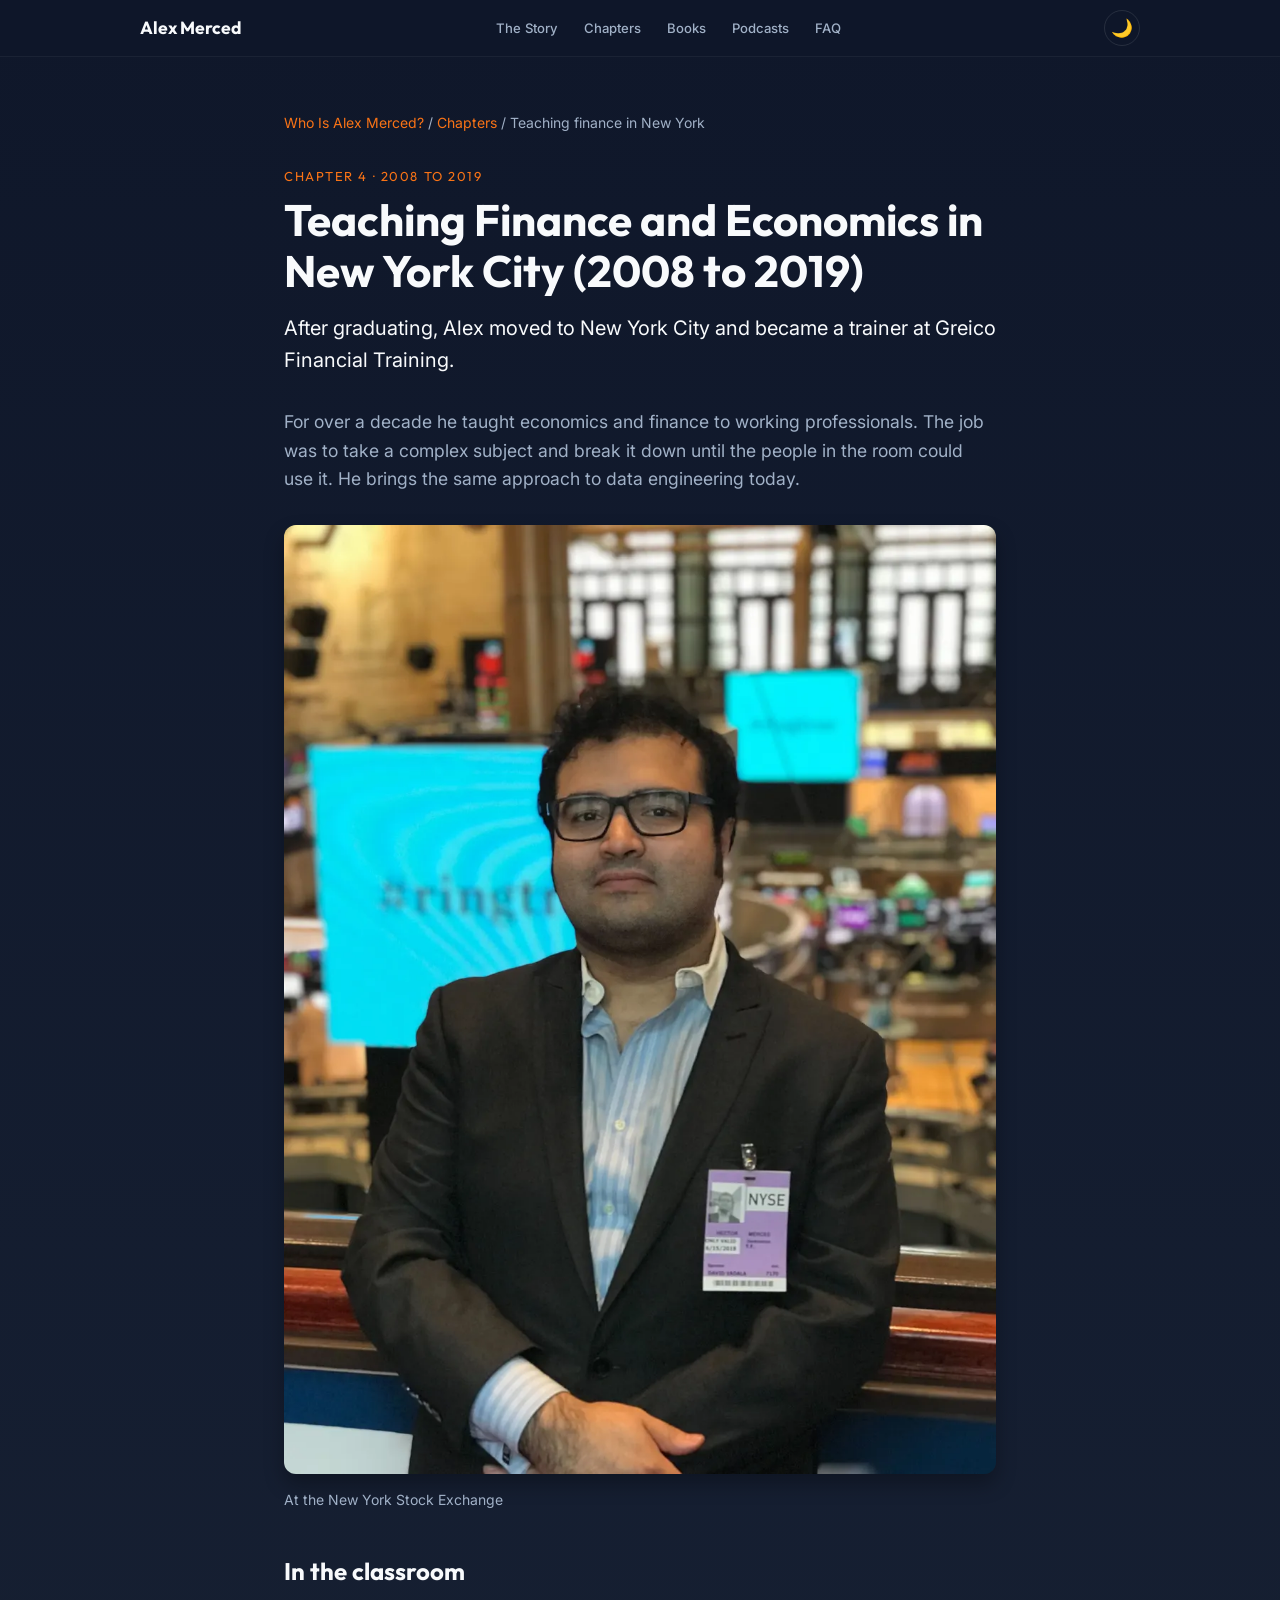
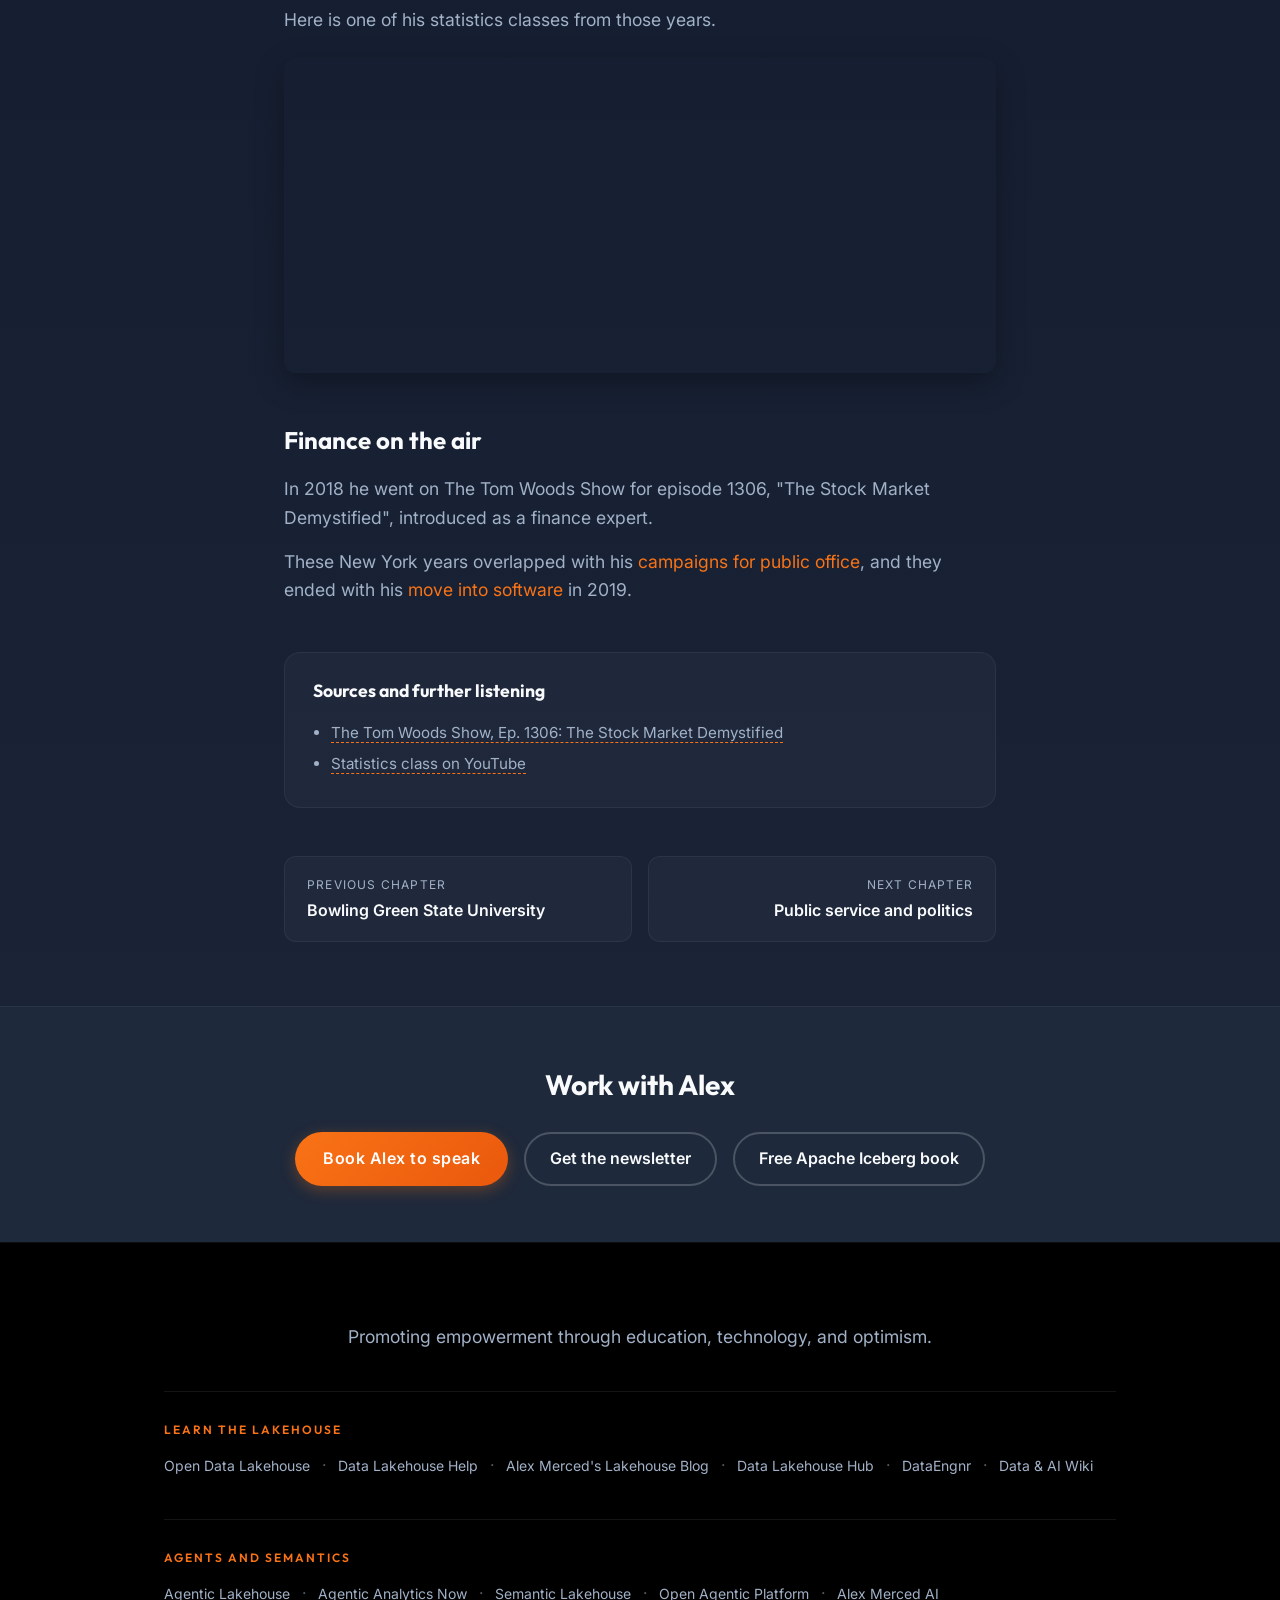
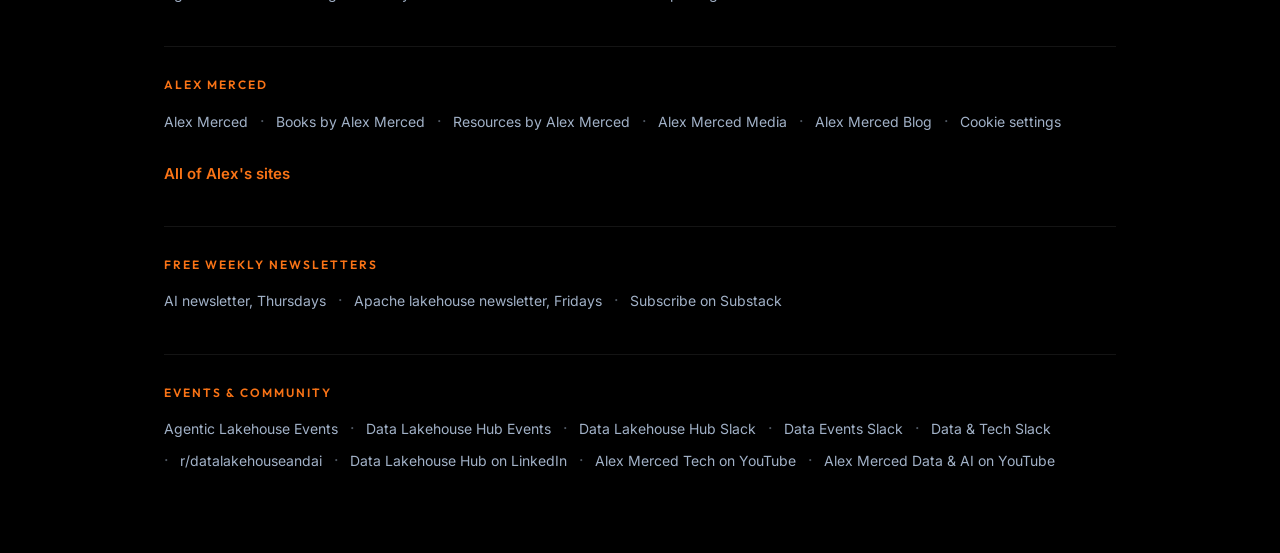
<file: chapters/new-york-finance-education/index.html>
<!DOCTYPE html>
<html lang="en">

<head>
    <meta charset="UTF-8">
    <meta name="viewport" content="width=device-width, initial-scale=1.0">
    <title>Teaching Finance in New York City, 2008 to 2019 | Who Is Alex Merced?</title>
    <meta name="description" content="After college Alex Merced moved to New York City and spent more than a decade at Greico Financial Training teaching economics and finance to professionals.">
    <link rel="canonical" href="https://whoisalexmerced.com/chapters/new-york-finance-education/">

    <meta property="og:type" content="article">
    <meta property="og:site_name" content="Who Is Alex Merced?">
    <meta property="og:url" content="https://whoisalexmerced.com/chapters/new-york-finance-education/">
    <meta property="og:title" content="Teaching Finance in New York City, 2008 to 2019 | Who Is Alex Merced?">
    <meta property="og:description" content="After college Alex Merced moved to New York City and spent more than a decade at Greico Financial Training teaching economics and finance to professionals.">
    <meta property="og:image" content="https://whoisalexmerced.com/assets/img/Alex-at-nyse.jpg">

    <meta name="twitter:card" content="summary_large_image">
    <meta name="twitter:title" content="Teaching Finance in New York City, 2008 to 2019 | Who Is Alex Merced?">
    <meta name="twitter:description" content="After college Alex Merced moved to New York City and spent more than a decade at Greico Financial Training teaching economics and finance to professionals.">
    <meta name="twitter:image" content="https://whoisalexmerced.com/assets/img/Alex-at-nyse.jpg">

    <link rel="icon" type="image/png" href="/assets/img/favicon.png">
    <link rel="apple-touch-icon" href="/assets/img/favicon.png">
    <link rel="preconnect" href="https://fonts.googleapis.com">
    <link rel="preconnect" href="https://fonts.gstatic.com" crossorigin>
    <link rel="stylesheet" href="/style.css">

    <!-- Shared network block: GA4, CTA click events, canonical Person. Generated; run scripts/apply-network.mjs -->
    <!-- network:head:start -->
<!-- Generated by alexmercedcom/scripts/build-network-shared.mjs from entity/*.json. Do not edit by hand. -->
<script>
window.dataLayer = window.dataLayer || [];
function gtag(){dataLayer.push(arguments);}
gtag('consent', 'default', { ad_storage: 'denied', ad_user_data: 'denied', ad_personalization: 'denied', analytics_storage: 'denied', wait_for_update: 500, region: ["AT","BE","BG","HR","CY","CZ","DK","EE","FI","FR","DE","GR","HU","IE","IT","LV","LT","LU","MT","NL","PL","PT","RO","SK","SI","ES","SE","IS","LI","NO","GB","CH"] });
gtag('consent', 'default', { ad_storage: 'denied', ad_user_data: 'denied', ad_personalization: 'denied', analytics_storage: 'granted' });
</script>
<script async src="https://www.googletagmanager.com/gtag/js?id=G-4F1DTQJNDM"></script>
<script>
gtag('js', new Date());
// Report only from the site's own domain: never localhost, Netlify previews, or alias domains.
if (/^(www\.)?whoisalexmerced\.com$/.test(location.hostname)) {
  gtag('config', 'G-4F1DTQJNDM');
}
document.addEventListener('click', function (e) {
  var a = e.target && e.target.closest ? e.target.closest('[data-network-event]') : null;
  if (a) gtag('event', a.getAttribute('data-network-event'), { link_url: a.href, link_text: (a.textContent || '').trim(), site: location.hostname });
});
(function () {
  var KEY = 'am-consent';
  var tz = '';
  try { tz = Intl.DateTimeFormat().resolvedOptions().timeZone || ''; } catch (e) {}
  var regional = /^Europe\//.test(tz) || /^Atlantic\/(Canary|Madeira|Azores|Reykjavik|Faroe)$/.test(tz);
  function stored() { try { return localStorage.getItem(KEY); } catch (e) { return null; } }
  function save(v) { try { localStorage.setItem(KEY, v); } catch (e) {} }
  function apply(v) { gtag('consent', 'update', { analytics_storage: v === 'granted' ? 'granted' : 'denied' }); }
  var prior = stored();
  if (prior) apply(prior);
  function show() {
    if (document.getElementById('am-consent')) return;
    var box = document.createElement('div');
    box.id = 'am-consent';
    box.setAttribute('role', 'dialog');
    box.setAttribute('aria-live', 'polite');
    box.setAttribute('aria-label', 'Cookie choices');
    box.style.cssText = 'position:fixed;left:16px;right:16px;bottom:16px;max-width:560px;margin:0 auto;z-index:2147483000;background:#0f172a;color:#f8fafc;border:1px solid #334155;border-radius:12px;padding:16px 18px;font:15px/1.5 system-ui,-apple-system,Segoe UI,Roboto,sans-serif;box-shadow:0 10px 30px rgba(0,0,0,.35)';
    box.innerHTML = '<p style="margin:0 0 12px">This site uses Google Analytics cookies to count visits and see which pages help. No advertising cookies. Is that OK?</p>' +
      '<div style="display:flex;gap:8px;flex-wrap:wrap"><button type="button" data-v="granted" style="background:#38bdf8;color:#0f172a;border:0;border-radius:8px;padding:8px 14px;font:inherit;font-weight:600;cursor:pointer">Accept analytics</button>' +
      '<button type="button" data-v="denied" style="background:transparent;color:#f8fafc;border:1px solid #64748b;border-radius:8px;padding:8px 14px;font:inherit;cursor:pointer">Decline</button></div>';
    box.addEventListener('click', function (e) {
      var v = e.target && e.target.getAttribute && e.target.getAttribute('data-v');
      if (!v) return;
      save(v); apply(v); box.remove();
    });
    document.body.appendChild(box);
  }
  function open(e) { if (e) e.preventDefault(); show(); }
  function ready() {
    if (regional && !prior) show();
    if (location.hash === '#cookie-settings') show();
  }
  if (document.readyState === 'loading') document.addEventListener('DOMContentLoaded', ready); else ready();
  window.addEventListener('hashchange', function () { if (location.hash === '#cookie-settings') show(); });
  document.addEventListener('click', function (e) {
    var a = e.target && e.target.closest ? e.target.closest('a[href$="#cookie-settings"]') : null;
    if (a) open(e);
  });
})();
</script>
<script type="application/ld+json">{"@context":"https://schema.org","@type":"Person","@id":"https://alexmerced.com/#alexmerced","name":"Alex Merced","url":"https://alexmerced.com","image":"https://alexmerced.com/alexpics/photo-headshot-charcoal-blazer-turtleneck.webp","jobTitle":"Head of Developer Relations","worksFor":{"@type":"Organization","name":"Dremio","url":"https://www.dremio.com"},"sameAs":["https://github.com/alexmercedcoder","https://www.linkedin.com/in/alexmerced","https://bsky.app/profile/alextalksdatalakehouses.fyi","https://www.youtube.com/@alexmerceddata","https://www.youtube.com/@alexmercedcoder","https://x.com/AMdatalakehouse","https://x.com/alexmercedcoder","https://amdatalakehouse.substack.com","https://dev.to/alexmercedcoder","https://www.amazon.com/Apache-Iceberg-Functionality-Performance-Scalability/dp/1098148622","https://www.manning.com/books/architecting-an-apache-iceberg-lakehouse","https://alexmerced.blog","https://alexmercedcoder.dev","https://alexmerceddata.com","https://alexmercedmedia.com","https://whoisalexmerced.com","https://books.alexmerced.com","https://branding.alexmerced.com","https://alexmercedmusic.com","https://www.youtube.com/@AlexMercedMusic","https://soundcloud.com/alexmerced","https://suno.com/@alexmerced"],"knowsAbout":["Open Lakehouse Architecture","Apache Iceberg","Apache Polaris","Apache Parquet","Apache Arrow","Iceberg Catalogs","Semantic Layers","Agentic Analytics","Agent Infrastructure","Data Engineering","Query Federation","Model Context Protocol","Developer Relations"]}</script>
<meta name="twitter:site" content="@AMdatalakehouse">
<!-- network:head:end -->

    <script type="application/ld+json">
{
  "@context": "https://schema.org",
  "@type": "Article",
  "@id": "https://whoisalexmerced.com/chapters/new-york-finance-education/#article",
  "headline": "Teaching Finance and Economics in New York City (2008 to 2019)",
  "description": "After college Alex Merced moved to New York City and spent more than a decade at Greico Financial Training teaching economics and finance to professionals.",
  "url": "https://whoisalexmerced.com/chapters/new-york-finance-education/",
  "mainEntityOfPage": "https://whoisalexmerced.com/chapters/new-york-finance-education/",
  "inLanguage": "en",
  "image": "https://whoisalexmerced.com/assets/img/Alex-at-nyse.jpg",
  "datePublished": "2026-09-29",
  "dateModified": "2026-09-29",
  "author": {
    "@id": "https://alexmerced.com/#alexmerced"
  },
  "publisher": {
    "@id": "https://alexmerced.com/#alexmerced"
  },
  "about": {
    "@id": "https://alexmerced.com/#alexmerced"
  },
  "isPartOf": {
    "@type": "CollectionPage",
    "@id": "https://whoisalexmerced.com/chapters/#collection",
    "url": "https://whoisalexmerced.com/chapters/"
  },
  "position": 4,
  "temporalCoverage": "2008/2019"
}
    </script>
    <script type="application/ld+json">
{
  "@context": "https://schema.org",
  "@type": "BreadcrumbList",
  "itemListElement": [
    {
      "@type": "ListItem",
      "position": 1,
      "name": "Who Is Alex Merced?",
      "item": "https://whoisalexmerced.com/"
    },
    {
      "@type": "ListItem",
      "position": 2,
      "name": "Chapters",
      "item": "https://whoisalexmerced.com/chapters/"
    },
    {
      "@type": "ListItem",
      "position": 3,
      "name": "Teaching finance in New York",
      "item": "https://whoisalexmerced.com/chapters/new-york-finance-education/"
    }
  ]
}
    </script>
</head>

<body>
    <a href="#main" class="skip-link">Skip to content</a>
    <nav class="site-nav" aria-label="Main navigation">
        <div class="nav-inner">
            <a href="/" class="nav-brand">Alex Merced</a>
            <button class="nav-hamburger" aria-label="Toggle navigation menu" aria-expanded="false">☰</button>
            <ul class="nav-links">
                <li><a href="/">The Story</a></li>
                <li><a href="/chapters/">Chapters</a></li>
                <li><a href="/books/">Books</a></li>
                <li><a href="/#podcasts">Podcasts</a></li>
                <li><a href="/#faq">FAQ</a></li>
            </ul>
            <button class="theme-toggle" aria-label="Toggle light/dark mode">🌙</button>
        </div>
    </nav>

    <main id="main" class="chapter">
        <nav class="chapter__crumbs" aria-label="Breadcrumb"><a href="/">Who Is Alex Merced?</a> / <a href="/chapters/">Chapters</a> / <span aria-current="page">Teaching finance in New York</span></nav>
        <header class="chapter__head">
            <p class="chapter__eyebrow">Chapter 4 · 2008 to 2019</p>
            <h1>Teaching Finance and Economics in New York City (2008 to 2019)</h1>
            <p class="chapter__lede">After graduating, Alex moved to New York City and became a trainer at Greico Financial Training.</p>
        </header>
        <div class="chapter__body">
            <p>For over a decade he taught economics and finance to working professionals. The job was to take a complex subject and break it down until the people in the room could use it. He brings the same approach to data engineering today.</p>
            <figure class="chapter__figure">
                <picture><source type="image/webp" srcset="/assets/img/Alex-at-nyse-600.webp 600w, /assets/img/Alex-at-nyse-1000.webp 1000w" sizes="(max-width: 800px) 100vw, 760px"><img src="/assets/img/Alex-at-nyse-1000.jpg" alt="Alex Merced at the New York Stock Exchange" width="1000" height="1333" loading="lazy" decoding="async"></picture>
                <figcaption>At the New York Stock Exchange</figcaption>
            </figure>

            <h2>In the classroom</h2>
            <p>Here is one of his statistics classes from those years.</p>
            <div class="chapter__embed">
                <iframe width="100%" height="315" src="https://www.youtube.com/embed/83l--dyBd3g" title="Alex Merced statistics class" frameborder="0" allow="accelerometer; autoplay; clipboard-write; encrypted-media; gyroscope; picture-in-picture" allowfullscreen loading="lazy"></iframe>
            </div>

            <h2>Finance on the air</h2>
            <p>In 2018 he went on The Tom Woods Show for episode 1306, "The Stock Market Demystified", introduced as a finance expert.</p>
            <p>These New York years overlapped with his <a href="/chapters/public-service/" style="color: var(--accent-orange);">campaigns for public office</a>, and they ended with his <a href="/chapters/software-development/" style="color: var(--accent-orange);">move into software</a> in 2019.</p>
        </div>
        <aside class="chapter__sources" aria-labelledby="sources-title">
            <h2 id="sources-title">Sources and further listening</h2>
            <ul>
                <li><a href="https://tomwoods.com/ep-1306-the-stock-market-demystified/" rel="noopener">The Tom Woods Show, Ep. 1306: The Stock Market Demystified</a></li>
                <li><a href="https://www.youtube.com/watch?v=83l--dyBd3g" rel="noopener">Statistics class on YouTube</a></li>
            </ul>
        </aside>
        <nav class="chapter__pager" aria-label="More chapters">
            <a class="chapter__prev" href="/chapters/bowling-green-state-university/"><span>Previous chapter</span>Bowling Green State University</a>
            <a class="chapter__next" href="/chapters/public-service/"><span>Next chapter</span>Public service and politics</a>
        </nav>
    </main>

    <!-- network:cta:start -->
<aside class="cta-strip" aria-labelledby="cta-strip-title">
  <div class="container">
    <h2 id="cta-strip-title" class="cta-strip__title">Work with Alex</h2>
    <ul class="cta-strip__links">
      <li><a class="btn-primary" href="https://alexmerced.com/speaking" data-network-event="cta_speaking">Book Alex to speak</a></li>
      <li><a class="btn-secondary" href="https://alexmerced.com/newsletter" data-network-event="cta_newsletter">Get the newsletter</a></li>
      <li><a class="btn-secondary" href="https://hello.dremio.com/wp-apache-iceberg-the-definitive-guide-reg.html?utm_source=alexmerced_network&amp;utm_medium=referral&amp;utm_campaign=network_cta" data-network-event="cta_free_book">Free Apache Iceberg book</a></li>
    </ul>
  </div>
</aside>
<!-- network:cta:end -->

    <footer>
        <div class="container">
            <p>Promoting empowerment through education, technology, and optimism.</p>
            <!-- network:footer:start -->
<nav class="footer-run" aria-label="Learn the lakehouse">
  <div class="footer-run__title">Learn the lakehouse</div>
  <ul class="footer-run__list">
    <li><a href="https://opendatalakehouse.com">Open Data Lakehouse</a></li>
    <li><a href="https://datalakehouse.help">Data Lakehouse Help</a></li>
    <li><a href="https://iceberglakehouse.com">Alex Merced's Lakehouse Blog</a></li>
    <li><a href="https://datalakehousehub.com">Data Lakehouse Hub</a></li>
    <li><a href="https://dataengnr.com">DataEngnr</a></li>
    <li><a href="https://dataaiwiki.com">Data &amp; AI Wiki</a></li>
  </ul>
</nav>
<nav class="footer-run" aria-label="Agents and semantics">
  <div class="footer-run__title">Agents and semantics</div>
  <ul class="footer-run__list">
    <li><a href="https://agenticlakehouse.com">Agentic Lakehouse</a></li>
    <li><a href="https://agenticanalyticsnow.com">Agentic Analytics Now</a></li>
    <li><a href="https://semanticlakehouse.com">Semantic Lakehouse</a></li>
    <li><a href="https://openagenticplatform.com">Open Agentic Platform</a></li>
    <li><a href="https://alexmercedai.com">Alex Merced AI</a></li>
  </ul>
</nav>
<nav class="footer-run" aria-label="Alex Merced">
  <div class="footer-run__title">Alex Merced</div>
  <ul class="footer-run__list">
    <li><a href="https://alexmerced.com">Alex Merced</a></li>
    <li><a href="https://books.alexmerced.com">Books by Alex Merced</a></li>
    <li><a href="https://resources.alexmerced.com">Resources by Alex Merced</a></li>
    <li><a href="https://alexmercedmedia.com">Alex Merced Media</a></li>
    <li><a href="https://alexmerced.blog">Alex Merced Blog</a></li>
    <li><a href="#cookie-settings">Cookie settings</a></li>
  </ul>
</nav>
<p class="footer-run__all"><a href="https://alexmerced.com/network">All of Alex's sites</a></p>
<!-- network:footer:end -->
            <nav class="footer-run" aria-label="Free weekly newsletters">
              <div class="footer-run__title">Free Weekly Newsletters</div>
              <ul class="footer-run__list">
                <li><a href="https://amdatalakehouse.substack.com" target="_blank" rel="noopener">AI newsletter, Thursdays</a></li>
                <li><a href="https://amdatalakehouse.substack.com" target="_blank" rel="noopener">Apache lakehouse newsletter, Fridays</a></li>
                <li><a href="https://amdatalakehouse.substack.com" target="_blank" rel="noopener">Subscribe on Substack</a></li>
              </ul>
            </nav>
            <nav class="footer-run" aria-label="Events and community">
              <div class="footer-run__title">Events &amp; Community</div>
              <ul class="footer-run__list">
                <li><a href="https://luma.com/agenticlakehouse" target="_blank" rel="noopener">Agentic Lakehouse Events</a></li>
                <li><a href="https://luma.com/DataLakehouseHub" target="_blank" rel="noopener">Data Lakehouse Hub Events</a></li>
                <li><a href="https://join.slack.com/t/thedatalakehousehub/shared_invite/zt-274yc8sza-mI2zhCW8LGkOh1uxuf8T5Q" target="_blank" rel="noopener">Data Lakehouse Hub Slack</a></li>
                <li><a href="https://join.slack.com/t/data-events/shared_invite/zt-38vgrooy9-U9ral_gr3NAz_Siih1QwmQ" target="_blank" rel="noopener">Data Events Slack</a></li>
                <li><a href="https://join.slack.com/t/datatechcommunity/shared_invite/zt-12xrk4qmd-y~6jUFFd7kdaLhgLURKwoA" target="_blank" rel="noopener">Data &amp; Tech Slack</a></li>
                <li><a href="https://www.reddit.com/r/datalakehouseandai/" target="_blank" rel="noopener">r/datalakehouseandai</a></li>
                <li><a href="https://www.linkedin.com/company/data-lakehouse-hub/" target="_blank" rel="noopener">Data Lakehouse Hub on LinkedIn</a></li>
                <li><a href="https://www.youtube.com/@AlexMercedCoder" target="_blank" rel="noopener">Alex Merced Tech on YouTube</a></li>
                <li><a href="https://www.youtube.com/@alexmerceddata" target="_blank" rel="noopener">Alex Merced Data &amp; AI on YouTube</a></li>
              </ul>
            </nav>
        </div>
    </footer>

    <button id="back-to-top" aria-label="Scroll back to top">↑</button>
    <script src="/scripts.js"></script>
    <script src="/webmcp/alex-merced-webmcp.js" defer></script>
    <script src="/webmcp/init.js" defer></script>
</body>

</html>
</file>
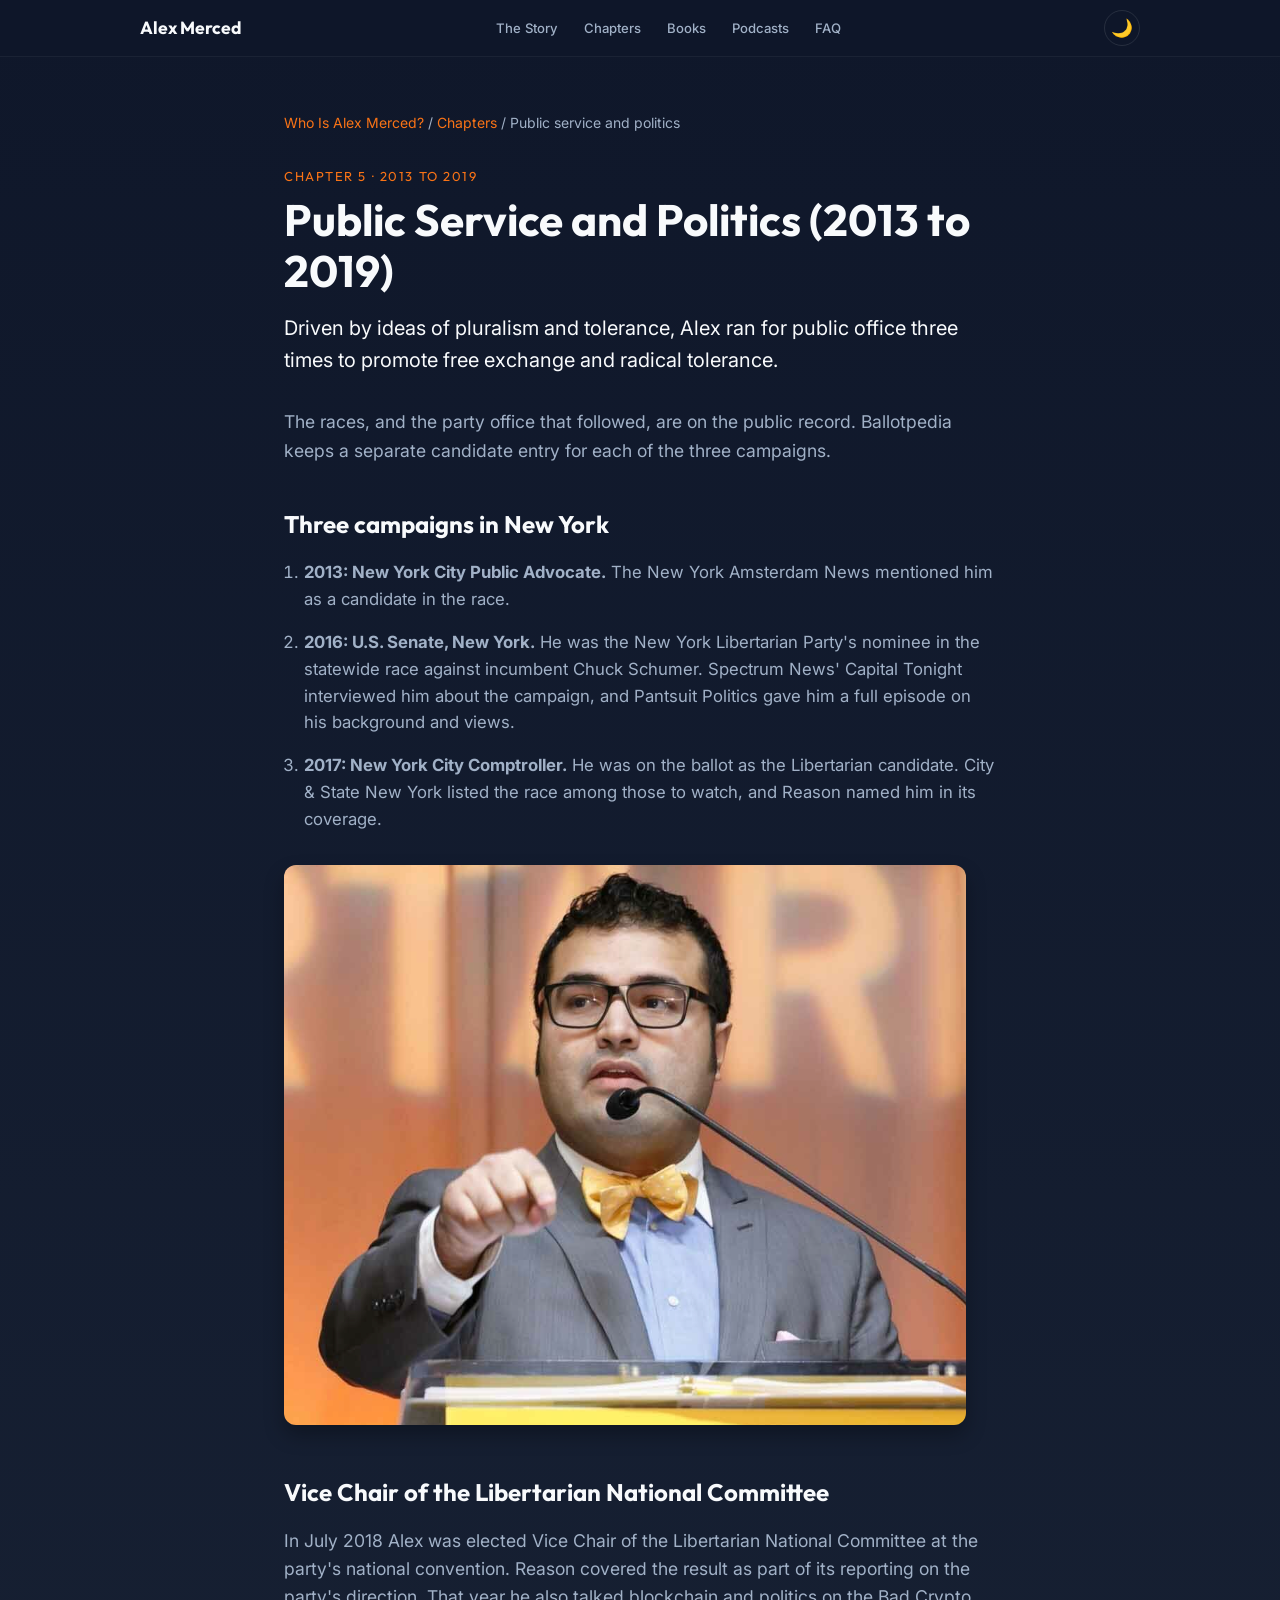
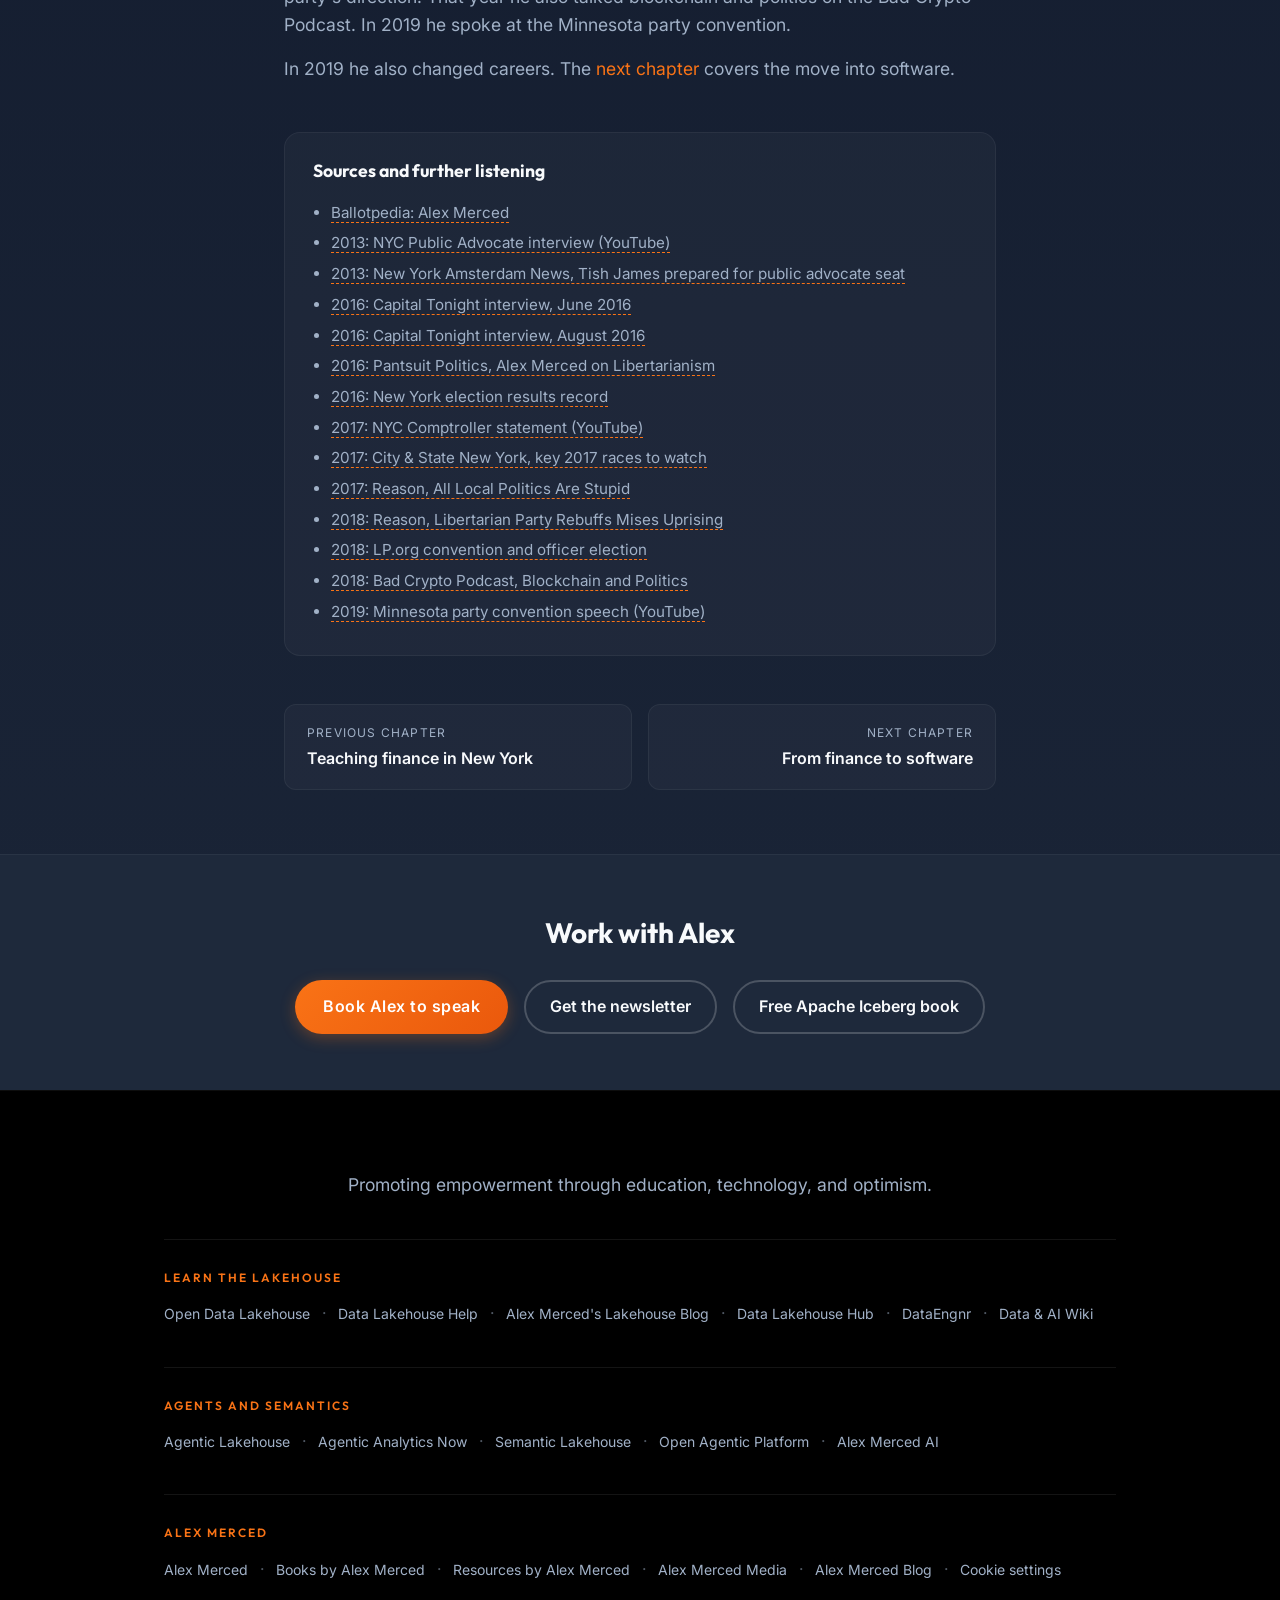
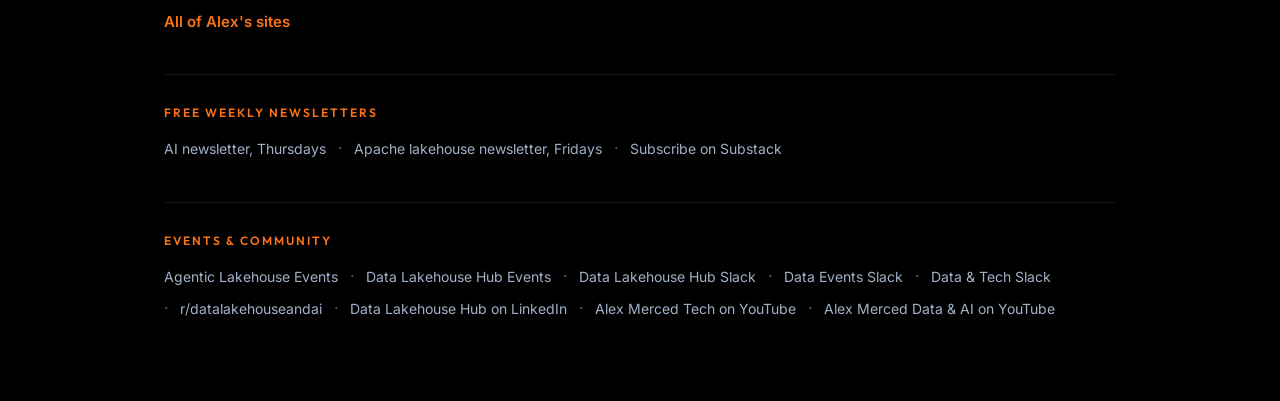
<file: chapters/public-service/index.html>
<!DOCTYPE html>
<html lang="en">

<head>
    <meta charset="UTF-8">
    <meta name="viewport" content="width=device-width, initial-scale=1.0">
    <title>Public Service and Politics, 2013 to 2019 | Who Is Alex Merced?</title>
    <meta name="description" content="Alex Merced ran for office in New York three times, was the 2016 Libertarian nominee for U.S. Senate, and was elected Vice Chair of the Libertarian National Committee in 2018.">
    <link rel="canonical" href="https://whoisalexmerced.com/chapters/public-service/">

    <meta property="og:type" content="article">
    <meta property="og:site_name" content="Who Is Alex Merced?">
    <meta property="og:url" content="https://whoisalexmerced.com/chapters/public-service/">
    <meta property="og:title" content="Public Service and Politics, 2013 to 2019 | Who Is Alex Merced?">
    <meta property="og:description" content="Alex Merced ran for office in New York three times, was the 2016 Libertarian nominee for U.S. Senate, and was elected Vice Chair of the Libertarian National Committee in 2018.">
    <meta property="og:image" content="https://whoisalexmerced.com/assets/img/alex-lnc-square.png">

    <meta name="twitter:card" content="summary_large_image">
    <meta name="twitter:title" content="Public Service and Politics, 2013 to 2019 | Who Is Alex Merced?">
    <meta name="twitter:description" content="Alex Merced ran for office in New York three times, was the 2016 Libertarian nominee for U.S. Senate, and was elected Vice Chair of the Libertarian National Committee in 2018.">
    <meta name="twitter:image" content="https://whoisalexmerced.com/assets/img/alex-lnc-square.png">

    <link rel="icon" type="image/png" href="/assets/img/favicon.png">
    <link rel="apple-touch-icon" href="/assets/img/favicon.png">
    <link rel="preconnect" href="https://fonts.googleapis.com">
    <link rel="preconnect" href="https://fonts.gstatic.com" crossorigin>
    <link rel="stylesheet" href="/style.css">

    <!-- Shared network block: GA4, CTA click events, canonical Person. Generated; run scripts/apply-network.mjs -->
    <!-- network:head:start -->
<!-- Generated by alexmercedcom/scripts/build-network-shared.mjs from entity/*.json. Do not edit by hand. -->
<script>
window.dataLayer = window.dataLayer || [];
function gtag(){dataLayer.push(arguments);}
gtag('consent', 'default', { ad_storage: 'denied', ad_user_data: 'denied', ad_personalization: 'denied', analytics_storage: 'denied', wait_for_update: 500, region: ["AT","BE","BG","HR","CY","CZ","DK","EE","FI","FR","DE","GR","HU","IE","IT","LV","LT","LU","MT","NL","PL","PT","RO","SK","SI","ES","SE","IS","LI","NO","GB","CH"] });
gtag('consent', 'default', { ad_storage: 'denied', ad_user_data: 'denied', ad_personalization: 'denied', analytics_storage: 'granted' });
</script>
<script async src="https://www.googletagmanager.com/gtag/js?id=G-4F1DTQJNDM"></script>
<script>
gtag('js', new Date());
// Report only from the site's own domain: never localhost, Netlify previews, or alias domains.
if (/^(www\.)?whoisalexmerced\.com$/.test(location.hostname)) {
  gtag('config', 'G-4F1DTQJNDM');
}
document.addEventListener('click', function (e) {
  var a = e.target && e.target.closest ? e.target.closest('[data-network-event]') : null;
  if (a) gtag('event', a.getAttribute('data-network-event'), { link_url: a.href, link_text: (a.textContent || '').trim(), site: location.hostname });
});
(function () {
  var KEY = 'am-consent';
  var tz = '';
  try { tz = Intl.DateTimeFormat().resolvedOptions().timeZone || ''; } catch (e) {}
  var regional = /^Europe\//.test(tz) || /^Atlantic\/(Canary|Madeira|Azores|Reykjavik|Faroe)$/.test(tz);
  function stored() { try { return localStorage.getItem(KEY); } catch (e) { return null; } }
  function save(v) { try { localStorage.setItem(KEY, v); } catch (e) {} }
  function apply(v) { gtag('consent', 'update', { analytics_storage: v === 'granted' ? 'granted' : 'denied' }); }
  var prior = stored();
  if (prior) apply(prior);
  function show() {
    if (document.getElementById('am-consent')) return;
    var box = document.createElement('div');
    box.id = 'am-consent';
    box.setAttribute('role', 'dialog');
    box.setAttribute('aria-live', 'polite');
    box.setAttribute('aria-label', 'Cookie choices');
    box.style.cssText = 'position:fixed;left:16px;right:16px;bottom:16px;max-width:560px;margin:0 auto;z-index:2147483000;background:#0f172a;color:#f8fafc;border:1px solid #334155;border-radius:12px;padding:16px 18px;font:15px/1.5 system-ui,-apple-system,Segoe UI,Roboto,sans-serif;box-shadow:0 10px 30px rgba(0,0,0,.35)';
    box.innerHTML = '<p style="margin:0 0 12px">This site uses Google Analytics cookies to count visits and see which pages help. No advertising cookies. Is that OK?</p>' +
      '<div style="display:flex;gap:8px;flex-wrap:wrap"><button type="button" data-v="granted" style="background:#38bdf8;color:#0f172a;border:0;border-radius:8px;padding:8px 14px;font:inherit;font-weight:600;cursor:pointer">Accept analytics</button>' +
      '<button type="button" data-v="denied" style="background:transparent;color:#f8fafc;border:1px solid #64748b;border-radius:8px;padding:8px 14px;font:inherit;cursor:pointer">Decline</button></div>';
    box.addEventListener('click', function (e) {
      var v = e.target && e.target.getAttribute && e.target.getAttribute('data-v');
      if (!v) return;
      save(v); apply(v); box.remove();
    });
    document.body.appendChild(box);
  }
  function open(e) { if (e) e.preventDefault(); show(); }
  function ready() {
    if (regional && !prior) show();
    if (location.hash === '#cookie-settings') show();
  }
  if (document.readyState === 'loading') document.addEventListener('DOMContentLoaded', ready); else ready();
  window.addEventListener('hashchange', function () { if (location.hash === '#cookie-settings') show(); });
  document.addEventListener('click', function (e) {
    var a = e.target && e.target.closest ? e.target.closest('a[href$="#cookie-settings"]') : null;
    if (a) open(e);
  });
})();
</script>
<script type="application/ld+json">{"@context":"https://schema.org","@type":"Person","@id":"https://alexmerced.com/#alexmerced","name":"Alex Merced","url":"https://alexmerced.com","image":"https://alexmerced.com/alexpics/photo-headshot-charcoal-blazer-turtleneck.webp","jobTitle":"Head of Developer Relations","worksFor":{"@type":"Organization","name":"Dremio","url":"https://www.dremio.com"},"sameAs":["https://github.com/alexmercedcoder","https://www.linkedin.com/in/alexmerced","https://bsky.app/profile/alextalksdatalakehouses.fyi","https://www.youtube.com/@alexmerceddata","https://www.youtube.com/@alexmercedcoder","https://x.com/AMdatalakehouse","https://x.com/alexmercedcoder","https://amdatalakehouse.substack.com","https://dev.to/alexmercedcoder","https://www.amazon.com/Apache-Iceberg-Functionality-Performance-Scalability/dp/1098148622","https://www.manning.com/books/architecting-an-apache-iceberg-lakehouse","https://alexmerced.blog","https://alexmercedcoder.dev","https://alexmerceddata.com","https://alexmercedmedia.com","https://whoisalexmerced.com","https://books.alexmerced.com","https://branding.alexmerced.com","https://alexmercedmusic.com","https://www.youtube.com/@AlexMercedMusic","https://soundcloud.com/alexmerced","https://suno.com/@alexmerced"],"knowsAbout":["Open Lakehouse Architecture","Apache Iceberg","Apache Polaris","Apache Parquet","Apache Arrow","Iceberg Catalogs","Semantic Layers","Agentic Analytics","Agent Infrastructure","Data Engineering","Query Federation","Model Context Protocol","Developer Relations"]}</script>
<meta name="twitter:site" content="@AMdatalakehouse">
<!-- network:head:end -->

    <script type="application/ld+json">
{
  "@context": "https://schema.org",
  "@type": "Article",
  "@id": "https://whoisalexmerced.com/chapters/public-service/#article",
  "headline": "Public Service and Politics (2013 to 2019)",
  "description": "Alex Merced ran for office in New York three times, was the 2016 Libertarian nominee for U.S. Senate, and was elected Vice Chair of the Libertarian National Committee in 2018.",
  "url": "https://whoisalexmerced.com/chapters/public-service/",
  "mainEntityOfPage": "https://whoisalexmerced.com/chapters/public-service/",
  "inLanguage": "en",
  "image": "https://whoisalexmerced.com/assets/img/alex-lnc-square.png",
  "datePublished": "2026-09-29",
  "dateModified": "2026-09-29",
  "author": {
    "@id": "https://alexmerced.com/#alexmerced"
  },
  "publisher": {
    "@id": "https://alexmerced.com/#alexmerced"
  },
  "about": {
    "@id": "https://alexmerced.com/#alexmerced"
  },
  "isPartOf": {
    "@type": "CollectionPage",
    "@id": "https://whoisalexmerced.com/chapters/#collection",
    "url": "https://whoisalexmerced.com/chapters/"
  },
  "position": 5,
  "temporalCoverage": "2013/2019"
}
    </script>
    <script type="application/ld+json">
{
  "@context": "https://schema.org",
  "@type": "BreadcrumbList",
  "itemListElement": [
    {
      "@type": "ListItem",
      "position": 1,
      "name": "Who Is Alex Merced?",
      "item": "https://whoisalexmerced.com/"
    },
    {
      "@type": "ListItem",
      "position": 2,
      "name": "Chapters",
      "item": "https://whoisalexmerced.com/chapters/"
    },
    {
      "@type": "ListItem",
      "position": 3,
      "name": "Public service and politics",
      "item": "https://whoisalexmerced.com/chapters/public-service/"
    }
  ]
}
    </script>
</head>

<body>
    <a href="#main" class="skip-link">Skip to content</a>
    <nav class="site-nav" aria-label="Main navigation">
        <div class="nav-inner">
            <a href="/" class="nav-brand">Alex Merced</a>
            <button class="nav-hamburger" aria-label="Toggle navigation menu" aria-expanded="false">☰</button>
            <ul class="nav-links">
                <li><a href="/">The Story</a></li>
                <li><a href="/chapters/">Chapters</a></li>
                <li><a href="/books/">Books</a></li>
                <li><a href="/#podcasts">Podcasts</a></li>
                <li><a href="/#faq">FAQ</a></li>
            </ul>
            <button class="theme-toggle" aria-label="Toggle light/dark mode">🌙</button>
        </div>
    </nav>

    <main id="main" class="chapter">
        <nav class="chapter__crumbs" aria-label="Breadcrumb"><a href="/">Who Is Alex Merced?</a> / <a href="/chapters/">Chapters</a> / <span aria-current="page">Public service and politics</span></nav>
        <header class="chapter__head">
            <p class="chapter__eyebrow">Chapter 5 · 2013 to 2019</p>
            <h1>Public Service and Politics (2013 to 2019)</h1>
            <p class="chapter__lede">Driven by ideas of pluralism and tolerance, Alex ran for public office three times to promote free exchange and radical tolerance.</p>
        </header>
        <div class="chapter__body">
            <p>The races, and the party office that followed, are on the public record. Ballotpedia keeps a separate candidate entry for each of the three campaigns.</p>

            <h2>Three campaigns in New York</h2>
            <ol class="chapter__timeline">
                <li><strong>2013: New York City Public Advocate.</strong> The New York Amsterdam News mentioned him as a candidate in the race.</li>
                <li><strong>2016: U.S. Senate, New York.</strong> He was the New York Libertarian Party's nominee in the statewide race against incumbent Chuck Schumer. Spectrum News' Capital Tonight interviewed him about the campaign, and Pantsuit Politics gave him a full episode on his background and views.</li>
                <li><strong>2017: New York City Comptroller.</strong> He was on the ballot as the Libertarian candidate. City &amp; State New York listed the race among those to watch, and Reason named him in its coverage.</li>
            </ol>
            <figure class="chapter__figure">
                <img src="/assets/img/alex-lnc-square.png" alt="Alex Merced speaking at a party convention" loading="lazy">
            </figure>

            <h2>Vice Chair of the Libertarian National Committee</h2>
            <p>In July 2018 Alex was elected Vice Chair of the Libertarian National Committee at the party's national convention. Reason covered the result as part of its reporting on the party's direction. That year he also talked blockchain and politics on the Bad Crypto Podcast. In 2019 he spoke at the Minnesota party convention.</p>
            <p>In 2019 he also changed careers. The <a href="/chapters/software-development/" style="color: var(--accent-orange);">next chapter</a> covers the move into software.</p>
        </div>
        <aside class="chapter__sources" aria-labelledby="sources-title">
            <h2 id="sources-title">Sources and further listening</h2>
            <ul>
                <li><a href="https://ballotpedia.org/Alex_Merced" rel="noopener">Ballotpedia: Alex Merced</a></li>
                <li><a href="https://www.youtube.com/watch?v=NgbgjXhnDRo" rel="noopener">2013: NYC Public Advocate interview (YouTube)</a></li>
                <li><a href="https://amsterdamnews.com/news/2013/10/17/tish-james-prepared-public-advocate-seat/" rel="noopener">2013: New York Amsterdam News, Tish James prepared for public advocate seat</a></li>
                <li><a href="https://spectrumlocalnews.com/nys/rochester/capital-tonight-interviews/2016/06/2/alex-merced-060216" rel="noopener">2016: Capital Tonight interview, June 2016</a></li>
                <li><a href="https://spectrumlocalnews.com/mo/st-louis/capital-tonight-interviews/2016/08/29/alex-merced-082916" rel="noopener">2016: Capital Tonight interview, August 2016</a></li>
                <li><a href="https://babyboomer.org/shows/pantsuit-politics/special-episode-alex-merced-on-libertarianism/" rel="noopener">2016: Pantsuit Politics, Alex Merced on Libertarianism</a></li>
                <li><a href="https://results.elections.ny.gov/candidate/3700" rel="noopener">2016: New York election results record</a></li>
                <li><a href="https://www.youtube.com/watch?v=Y21p1xAsq2c" rel="noopener">2017: NYC Comptroller statement (YouTube)</a></li>
                <li><a href="https://cityandstateny.com/politics/2017/10/key-2017-new-york-election-races-to-watch/370954/" rel="noopener">2017: City &amp; State New York, key 2017 races to watch</a></li>
                <li><a href="https://reason.com/2017/10/31/all-local-politics-are-stupid-in-part-be/" rel="noopener">2017: Reason, All Local Politics Are Stupid</a></li>
                <li><a href="https://reason.com/2018/07/04/libertarian-party-rebuffs-mises-uprising/" rel="noopener">2018: Reason, Libertarian Party Rebuffs Mises Uprising</a></li>
                <li><a href="https://lp.org/libertarian-convention-breaks-fundraising-records-elects-new-officers/" rel="noopener">2018: LP.org convention and officer election</a></li>
                <li><a href="https://badcryptopodcast.com/2018/11/14/alex-merced-206/" rel="noopener">2018: Bad Crypto Podcast, Blockchain and Politics</a></li>
                <li><a href="https://www.youtube.com/watch?v=Slth5O9yHiQ" rel="noopener">2019: Minnesota party convention speech (YouTube)</a></li>
            </ul>
        </aside>
        <nav class="chapter__pager" aria-label="More chapters">
            <a class="chapter__prev" href="/chapters/new-york-finance-education/"><span>Previous chapter</span>Teaching finance in New York</a>
            <a class="chapter__next" href="/chapters/software-development/"><span>Next chapter</span>From finance to software</a>
        </nav>
    </main>

    <!-- network:cta:start -->
<aside class="cta-strip" aria-labelledby="cta-strip-title">
  <div class="container">
    <h2 id="cta-strip-title" class="cta-strip__title">Work with Alex</h2>
    <ul class="cta-strip__links">
      <li><a class="btn-primary" href="https://alexmerced.com/speaking" data-network-event="cta_speaking">Book Alex to speak</a></li>
      <li><a class="btn-secondary" href="https://alexmerced.com/newsletter" data-network-event="cta_newsletter">Get the newsletter</a></li>
      <li><a class="btn-secondary" href="https://hello.dremio.com/wp-apache-iceberg-the-definitive-guide-reg.html?utm_source=alexmerced_network&amp;utm_medium=referral&amp;utm_campaign=network_cta" data-network-event="cta_free_book">Free Apache Iceberg book</a></li>
    </ul>
  </div>
</aside>
<!-- network:cta:end -->

    <footer>
        <div class="container">
            <p>Promoting empowerment through education, technology, and optimism.</p>
            <!-- network:footer:start -->
<nav class="footer-run" aria-label="Learn the lakehouse">
  <div class="footer-run__title">Learn the lakehouse</div>
  <ul class="footer-run__list">
    <li><a href="https://opendatalakehouse.com">Open Data Lakehouse</a></li>
    <li><a href="https://datalakehouse.help">Data Lakehouse Help</a></li>
    <li><a href="https://iceberglakehouse.com">Alex Merced's Lakehouse Blog</a></li>
    <li><a href="https://datalakehousehub.com">Data Lakehouse Hub</a></li>
    <li><a href="https://dataengnr.com">DataEngnr</a></li>
    <li><a href="https://dataaiwiki.com">Data &amp; AI Wiki</a></li>
  </ul>
</nav>
<nav class="footer-run" aria-label="Agents and semantics">
  <div class="footer-run__title">Agents and semantics</div>
  <ul class="footer-run__list">
    <li><a href="https://agenticlakehouse.com">Agentic Lakehouse</a></li>
    <li><a href="https://agenticanalyticsnow.com">Agentic Analytics Now</a></li>
    <li><a href="https://semanticlakehouse.com">Semantic Lakehouse</a></li>
    <li><a href="https://openagenticplatform.com">Open Agentic Platform</a></li>
    <li><a href="https://alexmercedai.com">Alex Merced AI</a></li>
  </ul>
</nav>
<nav class="footer-run" aria-label="Alex Merced">
  <div class="footer-run__title">Alex Merced</div>
  <ul class="footer-run__list">
    <li><a href="https://alexmerced.com">Alex Merced</a></li>
    <li><a href="https://books.alexmerced.com">Books by Alex Merced</a></li>
    <li><a href="https://resources.alexmerced.com">Resources by Alex Merced</a></li>
    <li><a href="https://alexmercedmedia.com">Alex Merced Media</a></li>
    <li><a href="https://alexmerced.blog">Alex Merced Blog</a></li>
    <li><a href="#cookie-settings">Cookie settings</a></li>
  </ul>
</nav>
<p class="footer-run__all"><a href="https://alexmerced.com/network">All of Alex's sites</a></p>
<!-- network:footer:end -->
            <nav class="footer-run" aria-label="Free weekly newsletters">
              <div class="footer-run__title">Free Weekly Newsletters</div>
              <ul class="footer-run__list">
                <li><a href="https://amdatalakehouse.substack.com" target="_blank" rel="noopener">AI newsletter, Thursdays</a></li>
                <li><a href="https://amdatalakehouse.substack.com" target="_blank" rel="noopener">Apache lakehouse newsletter, Fridays</a></li>
                <li><a href="https://amdatalakehouse.substack.com" target="_blank" rel="noopener">Subscribe on Substack</a></li>
              </ul>
            </nav>
            <nav class="footer-run" aria-label="Events and community">
              <div class="footer-run__title">Events &amp; Community</div>
              <ul class="footer-run__list">
                <li><a href="https://luma.com/agenticlakehouse" target="_blank" rel="noopener">Agentic Lakehouse Events</a></li>
                <li><a href="https://luma.com/DataLakehouseHub" target="_blank" rel="noopener">Data Lakehouse Hub Events</a></li>
                <li><a href="https://join.slack.com/t/thedatalakehousehub/shared_invite/zt-274yc8sza-mI2zhCW8LGkOh1uxuf8T5Q" target="_blank" rel="noopener">Data Lakehouse Hub Slack</a></li>
                <li><a href="https://join.slack.com/t/data-events/shared_invite/zt-38vgrooy9-U9ral_gr3NAz_Siih1QwmQ" target="_blank" rel="noopener">Data Events Slack</a></li>
                <li><a href="https://join.slack.com/t/datatechcommunity/shared_invite/zt-12xrk4qmd-y~6jUFFd7kdaLhgLURKwoA" target="_blank" rel="noopener">Data &amp; Tech Slack</a></li>
                <li><a href="https://www.reddit.com/r/datalakehouseandai/" target="_blank" rel="noopener">r/datalakehouseandai</a></li>
                <li><a href="https://www.linkedin.com/company/data-lakehouse-hub/" target="_blank" rel="noopener">Data Lakehouse Hub on LinkedIn</a></li>
                <li><a href="https://www.youtube.com/@AlexMercedCoder" target="_blank" rel="noopener">Alex Merced Tech on YouTube</a></li>
                <li><a href="https://www.youtube.com/@alexmerceddata" target="_blank" rel="noopener">Alex Merced Data &amp; AI on YouTube</a></li>
              </ul>
            </nav>
        </div>
    </footer>

    <button id="back-to-top" aria-label="Scroll back to top">↑</button>
    <script src="/scripts.js"></script>
    <script src="/webmcp/alex-merced-webmcp.js" defer></script>
    <script src="/webmcp/init.js" defer></script>
</body>

</html>
</file>
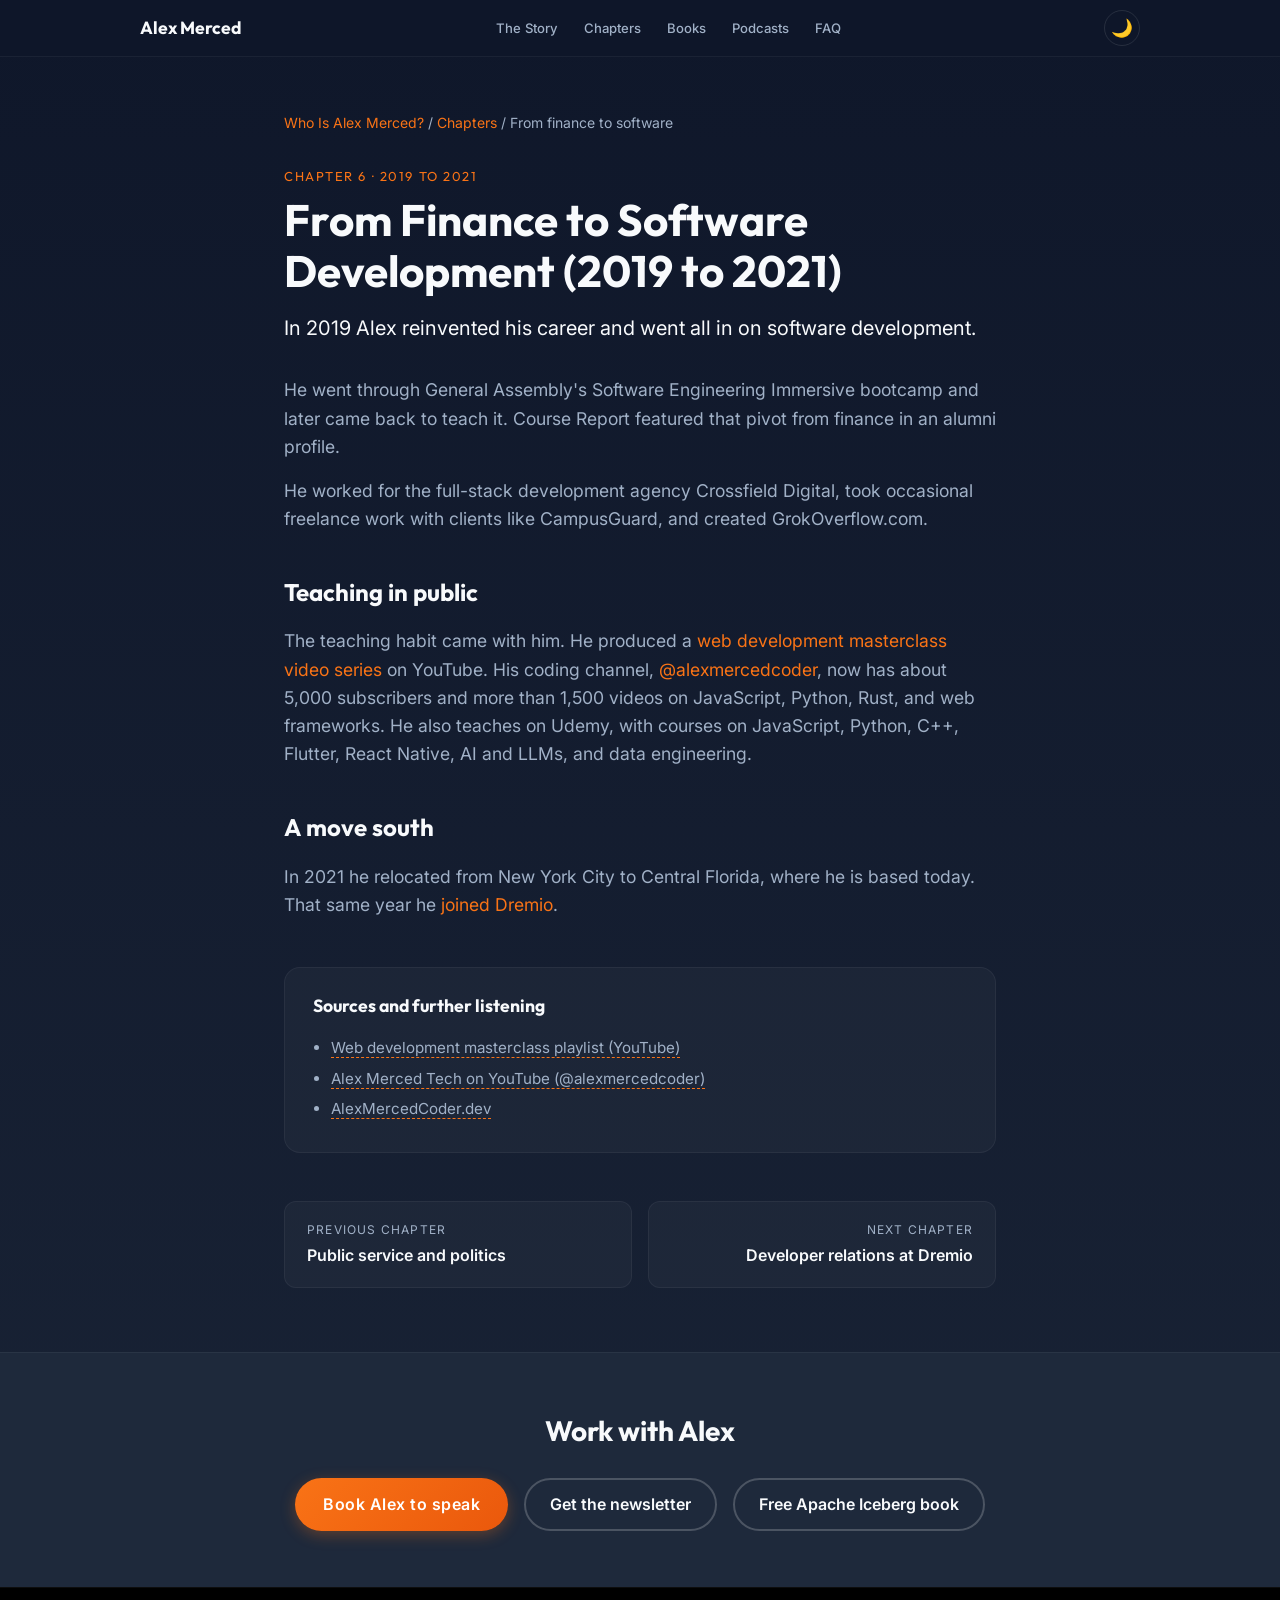
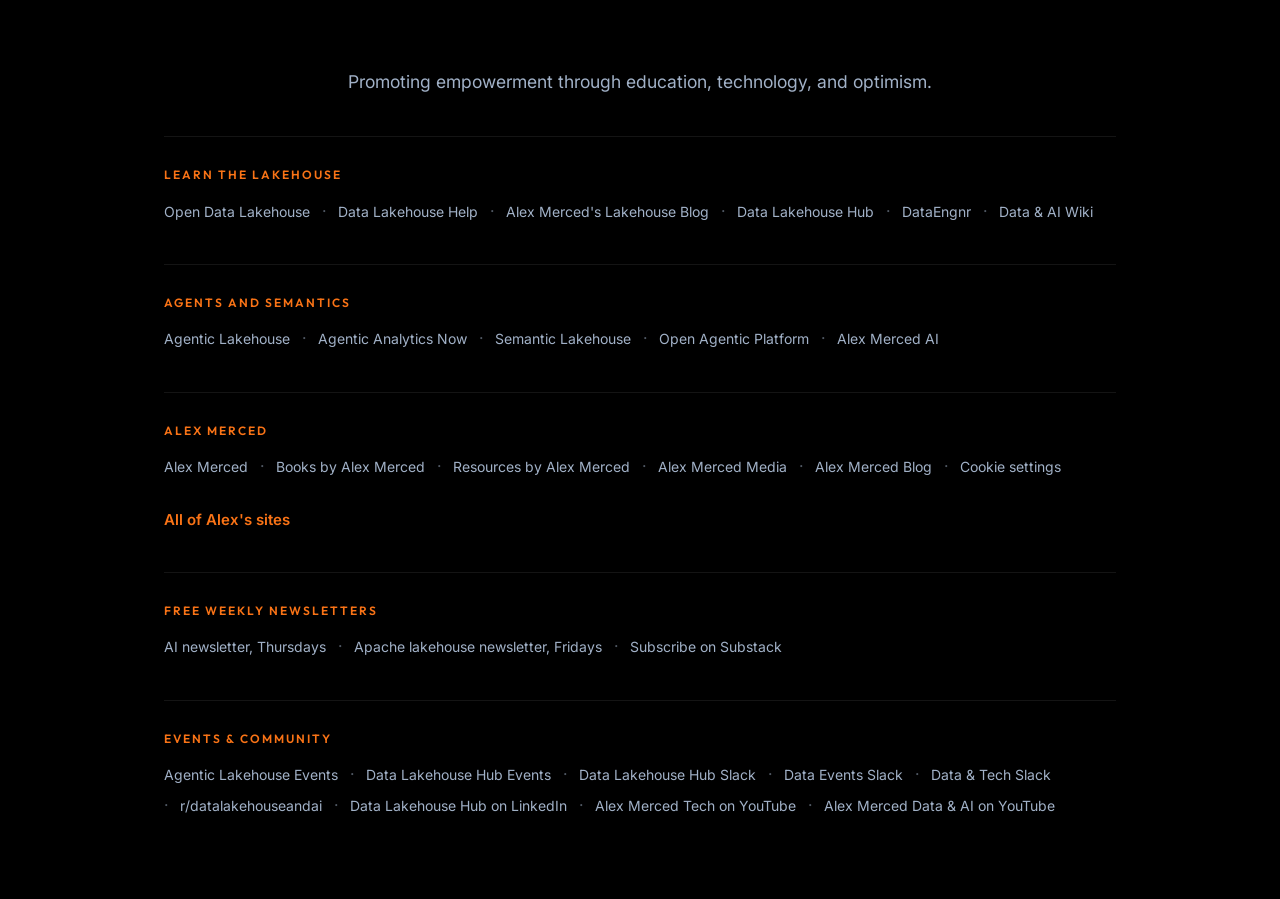
<file: chapters/software-development/index.html>
<!DOCTYPE html>
<html lang="en">

<head>
    <meta charset="UTF-8">
    <meta name="viewport" content="width=device-width, initial-scale=1.0">
    <title>From Finance to Software, 2019 to 2021 | Who Is Alex Merced?</title>
    <meta name="description" content="In 2019 Alex Merced left finance training for software: General Assembly&#x27;s bootcamp and then its classroom, agency work at Crossfield Digital, and a YouTube web development masterclass.">
    <link rel="canonical" href="https://whoisalexmerced.com/chapters/software-development/">

    <meta property="og:type" content="article">
    <meta property="og:site_name" content="Who Is Alex Merced?">
    <meta property="og:url" content="https://whoisalexmerced.com/chapters/software-development/">
    <meta property="og:title" content="From Finance to Software, 2019 to 2021 | Who Is Alex Merced?">
    <meta property="og:description" content="In 2019 Alex Merced left finance training for software: General Assembly&#x27;s bootcamp and then its classroom, agency work at Crossfield Digital, and a YouTube web development masterclass.">
    <meta property="og:image" content="https://whoisalexmerced.com/assets/img/alex-merced-headshot.jpg">

    <meta name="twitter:card" content="summary_large_image">
    <meta name="twitter:title" content="From Finance to Software, 2019 to 2021 | Who Is Alex Merced?">
    <meta name="twitter:description" content="In 2019 Alex Merced left finance training for software: General Assembly&#x27;s bootcamp and then its classroom, agency work at Crossfield Digital, and a YouTube web development masterclass.">
    <meta name="twitter:image" content="https://whoisalexmerced.com/assets/img/alex-merced-headshot.jpg">

    <link rel="icon" type="image/png" href="/assets/img/favicon.png">
    <link rel="apple-touch-icon" href="/assets/img/favicon.png">
    <link rel="preconnect" href="https://fonts.googleapis.com">
    <link rel="preconnect" href="https://fonts.gstatic.com" crossorigin>
    <link rel="stylesheet" href="/style.css">

    <!-- Shared network block: GA4, CTA click events, canonical Person. Generated; run scripts/apply-network.mjs -->
    <!-- network:head:start -->
<!-- Generated by alexmercedcom/scripts/build-network-shared.mjs from entity/*.json. Do not edit by hand. -->
<script>
window.dataLayer = window.dataLayer || [];
function gtag(){dataLayer.push(arguments);}
gtag('consent', 'default', { ad_storage: 'denied', ad_user_data: 'denied', ad_personalization: 'denied', analytics_storage: 'denied', wait_for_update: 500, region: ["AT","BE","BG","HR","CY","CZ","DK","EE","FI","FR","DE","GR","HU","IE","IT","LV","LT","LU","MT","NL","PL","PT","RO","SK","SI","ES","SE","IS","LI","NO","GB","CH"] });
gtag('consent', 'default', { ad_storage: 'denied', ad_user_data: 'denied', ad_personalization: 'denied', analytics_storage: 'granted' });
</script>
<script async src="https://www.googletagmanager.com/gtag/js?id=G-4F1DTQJNDM"></script>
<script>
gtag('js', new Date());
// Report only from the site's own domain: never localhost, Netlify previews, or alias domains.
if (/^(www\.)?whoisalexmerced\.com$/.test(location.hostname)) {
  gtag('config', 'G-4F1DTQJNDM');
}
document.addEventListener('click', function (e) {
  var a = e.target && e.target.closest ? e.target.closest('[data-network-event]') : null;
  if (a) gtag('event', a.getAttribute('data-network-event'), { link_url: a.href, link_text: (a.textContent || '').trim(), site: location.hostname });
});
(function () {
  var KEY = 'am-consent';
  var tz = '';
  try { tz = Intl.DateTimeFormat().resolvedOptions().timeZone || ''; } catch (e) {}
  var regional = /^Europe\//.test(tz) || /^Atlantic\/(Canary|Madeira|Azores|Reykjavik|Faroe)$/.test(tz);
  function stored() { try { return localStorage.getItem(KEY); } catch (e) { return null; } }
  function save(v) { try { localStorage.setItem(KEY, v); } catch (e) {} }
  function apply(v) { gtag('consent', 'update', { analytics_storage: v === 'granted' ? 'granted' : 'denied' }); }
  var prior = stored();
  if (prior) apply(prior);
  function show() {
    if (document.getElementById('am-consent')) return;
    var box = document.createElement('div');
    box.id = 'am-consent';
    box.setAttribute('role', 'dialog');
    box.setAttribute('aria-live', 'polite');
    box.setAttribute('aria-label', 'Cookie choices');
    box.style.cssText = 'position:fixed;left:16px;right:16px;bottom:16px;max-width:560px;margin:0 auto;z-index:2147483000;background:#0f172a;color:#f8fafc;border:1px solid #334155;border-radius:12px;padding:16px 18px;font:15px/1.5 system-ui,-apple-system,Segoe UI,Roboto,sans-serif;box-shadow:0 10px 30px rgba(0,0,0,.35)';
    box.innerHTML = '<p style="margin:0 0 12px">This site uses Google Analytics cookies to count visits and see which pages help. No advertising cookies. Is that OK?</p>' +
      '<div style="display:flex;gap:8px;flex-wrap:wrap"><button type="button" data-v="granted" style="background:#38bdf8;color:#0f172a;border:0;border-radius:8px;padding:8px 14px;font:inherit;font-weight:600;cursor:pointer">Accept analytics</button>' +
      '<button type="button" data-v="denied" style="background:transparent;color:#f8fafc;border:1px solid #64748b;border-radius:8px;padding:8px 14px;font:inherit;cursor:pointer">Decline</button></div>';
    box.addEventListener('click', function (e) {
      var v = e.target && e.target.getAttribute && e.target.getAttribute('data-v');
      if (!v) return;
      save(v); apply(v); box.remove();
    });
    document.body.appendChild(box);
  }
  function open(e) { if (e) e.preventDefault(); show(); }
  function ready() {
    if (regional && !prior) show();
    if (location.hash === '#cookie-settings') show();
  }
  if (document.readyState === 'loading') document.addEventListener('DOMContentLoaded', ready); else ready();
  window.addEventListener('hashchange', function () { if (location.hash === '#cookie-settings') show(); });
  document.addEventListener('click', function (e) {
    var a = e.target && e.target.closest ? e.target.closest('a[href$="#cookie-settings"]') : null;
    if (a) open(e);
  });
})();
</script>
<script type="application/ld+json">{"@context":"https://schema.org","@type":"Person","@id":"https://alexmerced.com/#alexmerced","name":"Alex Merced","url":"https://alexmerced.com","image":"https://alexmerced.com/alexpics/photo-headshot-charcoal-blazer-turtleneck.webp","jobTitle":"Head of Developer Relations","worksFor":{"@type":"Organization","name":"Dremio","url":"https://www.dremio.com"},"sameAs":["https://github.com/alexmercedcoder","https://www.linkedin.com/in/alexmerced","https://bsky.app/profile/alextalksdatalakehouses.fyi","https://www.youtube.com/@alexmerceddata","https://www.youtube.com/@alexmercedcoder","https://x.com/AMdatalakehouse","https://x.com/alexmercedcoder","https://amdatalakehouse.substack.com","https://dev.to/alexmercedcoder","https://www.amazon.com/Apache-Iceberg-Functionality-Performance-Scalability/dp/1098148622","https://www.manning.com/books/architecting-an-apache-iceberg-lakehouse","https://alexmerced.blog","https://alexmercedcoder.dev","https://alexmerceddata.com","https://alexmercedmedia.com","https://whoisalexmerced.com","https://books.alexmerced.com","https://branding.alexmerced.com","https://alexmercedmusic.com","https://www.youtube.com/@AlexMercedMusic","https://soundcloud.com/alexmerced","https://suno.com/@alexmerced"],"knowsAbout":["Open Lakehouse Architecture","Apache Iceberg","Apache Polaris","Apache Parquet","Apache Arrow","Iceberg Catalogs","Semantic Layers","Agentic Analytics","Agent Infrastructure","Data Engineering","Query Federation","Model Context Protocol","Developer Relations"]}</script>
<meta name="twitter:site" content="@AMdatalakehouse">
<!-- network:head:end -->

    <script type="application/ld+json">
{
  "@context": "https://schema.org",
  "@type": "Article",
  "@id": "https://whoisalexmerced.com/chapters/software-development/#article",
  "headline": "From Finance to Software Development (2019 to 2021)",
  "description": "In 2019 Alex Merced left finance training for software: General Assembly's bootcamp and then its classroom, agency work at Crossfield Digital, and a YouTube web development masterclass.",
  "url": "https://whoisalexmerced.com/chapters/software-development/",
  "mainEntityOfPage": "https://whoisalexmerced.com/chapters/software-development/",
  "inLanguage": "en",
  "image": "https://whoisalexmerced.com/assets/img/alex-merced-headshot.jpg",
  "datePublished": "2026-09-29",
  "dateModified": "2026-09-29",
  "author": {
    "@id": "https://alexmerced.com/#alexmerced"
  },
  "publisher": {
    "@id": "https://alexmerced.com/#alexmerced"
  },
  "about": {
    "@id": "https://alexmerced.com/#alexmerced"
  },
  "isPartOf": {
    "@type": "CollectionPage",
    "@id": "https://whoisalexmerced.com/chapters/#collection",
    "url": "https://whoisalexmerced.com/chapters/"
  },
  "position": 6,
  "temporalCoverage": "2019/2021"
}
    </script>
    <script type="application/ld+json">
{
  "@context": "https://schema.org",
  "@type": "BreadcrumbList",
  "itemListElement": [
    {
      "@type": "ListItem",
      "position": 1,
      "name": "Who Is Alex Merced?",
      "item": "https://whoisalexmerced.com/"
    },
    {
      "@type": "ListItem",
      "position": 2,
      "name": "Chapters",
      "item": "https://whoisalexmerced.com/chapters/"
    },
    {
      "@type": "ListItem",
      "position": 3,
      "name": "From finance to software",
      "item": "https://whoisalexmerced.com/chapters/software-development/"
    }
  ]
}
    </script>
</head>

<body>
    <a href="#main" class="skip-link">Skip to content</a>
    <nav class="site-nav" aria-label="Main navigation">
        <div class="nav-inner">
            <a href="/" class="nav-brand">Alex Merced</a>
            <button class="nav-hamburger" aria-label="Toggle navigation menu" aria-expanded="false">☰</button>
            <ul class="nav-links">
                <li><a href="/">The Story</a></li>
                <li><a href="/chapters/">Chapters</a></li>
                <li><a href="/books/">Books</a></li>
                <li><a href="/#podcasts">Podcasts</a></li>
                <li><a href="/#faq">FAQ</a></li>
            </ul>
            <button class="theme-toggle" aria-label="Toggle light/dark mode">🌙</button>
        </div>
    </nav>

    <main id="main" class="chapter">
        <nav class="chapter__crumbs" aria-label="Breadcrumb"><a href="/">Who Is Alex Merced?</a> / <a href="/chapters/">Chapters</a> / <span aria-current="page">From finance to software</span></nav>
        <header class="chapter__head">
            <p class="chapter__eyebrow">Chapter 6 · 2019 to 2021</p>
            <h1>From Finance to Software Development (2019 to 2021)</h1>
            <p class="chapter__lede">In 2019 Alex reinvented his career and went all in on software development.</p>
        </header>
        <div class="chapter__body">
            <p>He went through General Assembly's Software Engineering Immersive bootcamp and later came back to teach it. Course Report featured that pivot from finance in an alumni profile.</p>
            <p>He worked for the full-stack development agency Crossfield Digital, took occasional freelance work with clients like CampusGuard, and created GrokOverflow.com.</p>

            <h2>Teaching in public</h2>
            <p>The teaching habit came with him. He produced a <a href="https://www.youtube.com/watch?v=cPKcxB_gP94&amp;list=PLY6oTPmKnKbbtYKTMtAe8uEml92ZYakv_" style="color: var(--accent-orange);">web development masterclass video series</a> on YouTube. His coding channel, <a href="https://www.youtube.com/@alexmercedcoder" style="color: var(--accent-orange);">@alexmercedcoder</a>, now has about 5,000 subscribers and more than 1,500 videos on JavaScript, Python, Rust, and web frameworks. He also teaches on Udemy, with courses on JavaScript, Python, C++, Flutter, React Native, AI and LLMs, and data engineering.</p>

            <h2>A move south</h2>
            <p>In 2021 he relocated from New York City to Central Florida, where he is based today. That same year he <a href="/chapters/dremio-developer-relations/" style="color: var(--accent-orange);">joined Dremio</a>.</p>
        </div>
        <aside class="chapter__sources" aria-labelledby="sources-title">
            <h2 id="sources-title">Sources and further listening</h2>
            <ul>
                <li><a href="https://www.youtube.com/watch?v=cPKcxB_gP94&amp;amp;list=PLY6oTPmKnKbbtYKTMtAe8uEml92ZYakv_" rel="noopener">Web development masterclass playlist (YouTube)</a></li>
                <li><a href="https://www.youtube.com/@alexmercedcoder" rel="noopener">Alex Merced Tech on YouTube (@alexmercedcoder)</a></li>
                <li><a href="https://alexmercedcoder.dev" rel="noopener">AlexMercedCoder.dev</a></li>
            </ul>
        </aside>
        <nav class="chapter__pager" aria-label="More chapters">
            <a class="chapter__prev" href="/chapters/public-service/"><span>Previous chapter</span>Public service and politics</a>
            <a class="chapter__next" href="/chapters/dremio-developer-relations/"><span>Next chapter</span>Developer relations at Dremio</a>
        </nav>
    </main>

    <!-- network:cta:start -->
<aside class="cta-strip" aria-labelledby="cta-strip-title">
  <div class="container">
    <h2 id="cta-strip-title" class="cta-strip__title">Work with Alex</h2>
    <ul class="cta-strip__links">
      <li><a class="btn-primary" href="https://alexmerced.com/speaking" data-network-event="cta_speaking">Book Alex to speak</a></li>
      <li><a class="btn-secondary" href="https://alexmerced.com/newsletter" data-network-event="cta_newsletter">Get the newsletter</a></li>
      <li><a class="btn-secondary" href="https://hello.dremio.com/wp-apache-iceberg-the-definitive-guide-reg.html?utm_source=alexmerced_network&amp;utm_medium=referral&amp;utm_campaign=network_cta" data-network-event="cta_free_book">Free Apache Iceberg book</a></li>
    </ul>
  </div>
</aside>
<!-- network:cta:end -->

    <footer>
        <div class="container">
            <p>Promoting empowerment through education, technology, and optimism.</p>
            <!-- network:footer:start -->
<nav class="footer-run" aria-label="Learn the lakehouse">
  <div class="footer-run__title">Learn the lakehouse</div>
  <ul class="footer-run__list">
    <li><a href="https://opendatalakehouse.com">Open Data Lakehouse</a></li>
    <li><a href="https://datalakehouse.help">Data Lakehouse Help</a></li>
    <li><a href="https://iceberglakehouse.com">Alex Merced's Lakehouse Blog</a></li>
    <li><a href="https://datalakehousehub.com">Data Lakehouse Hub</a></li>
    <li><a href="https://dataengnr.com">DataEngnr</a></li>
    <li><a href="https://dataaiwiki.com">Data &amp; AI Wiki</a></li>
  </ul>
</nav>
<nav class="footer-run" aria-label="Agents and semantics">
  <div class="footer-run__title">Agents and semantics</div>
  <ul class="footer-run__list">
    <li><a href="https://agenticlakehouse.com">Agentic Lakehouse</a></li>
    <li><a href="https://agenticanalyticsnow.com">Agentic Analytics Now</a></li>
    <li><a href="https://semanticlakehouse.com">Semantic Lakehouse</a></li>
    <li><a href="https://openagenticplatform.com">Open Agentic Platform</a></li>
    <li><a href="https://alexmercedai.com">Alex Merced AI</a></li>
  </ul>
</nav>
<nav class="footer-run" aria-label="Alex Merced">
  <div class="footer-run__title">Alex Merced</div>
  <ul class="footer-run__list">
    <li><a href="https://alexmerced.com">Alex Merced</a></li>
    <li><a href="https://books.alexmerced.com">Books by Alex Merced</a></li>
    <li><a href="https://resources.alexmerced.com">Resources by Alex Merced</a></li>
    <li><a href="https://alexmercedmedia.com">Alex Merced Media</a></li>
    <li><a href="https://alexmerced.blog">Alex Merced Blog</a></li>
    <li><a href="#cookie-settings">Cookie settings</a></li>
  </ul>
</nav>
<p class="footer-run__all"><a href="https://alexmerced.com/network">All of Alex's sites</a></p>
<!-- network:footer:end -->
            <nav class="footer-run" aria-label="Free weekly newsletters">
              <div class="footer-run__title">Free Weekly Newsletters</div>
              <ul class="footer-run__list">
                <li><a href="https://amdatalakehouse.substack.com" target="_blank" rel="noopener">AI newsletter, Thursdays</a></li>
                <li><a href="https://amdatalakehouse.substack.com" target="_blank" rel="noopener">Apache lakehouse newsletter, Fridays</a></li>
                <li><a href="https://amdatalakehouse.substack.com" target="_blank" rel="noopener">Subscribe on Substack</a></li>
              </ul>
            </nav>
            <nav class="footer-run" aria-label="Events and community">
              <div class="footer-run__title">Events &amp; Community</div>
              <ul class="footer-run__list">
                <li><a href="https://luma.com/agenticlakehouse" target="_blank" rel="noopener">Agentic Lakehouse Events</a></li>
                <li><a href="https://luma.com/DataLakehouseHub" target="_blank" rel="noopener">Data Lakehouse Hub Events</a></li>
                <li><a href="https://join.slack.com/t/thedatalakehousehub/shared_invite/zt-274yc8sza-mI2zhCW8LGkOh1uxuf8T5Q" target="_blank" rel="noopener">Data Lakehouse Hub Slack</a></li>
                <li><a href="https://join.slack.com/t/data-events/shared_invite/zt-38vgrooy9-U9ral_gr3NAz_Siih1QwmQ" target="_blank" rel="noopener">Data Events Slack</a></li>
                <li><a href="https://join.slack.com/t/datatechcommunity/shared_invite/zt-12xrk4qmd-y~6jUFFd7kdaLhgLURKwoA" target="_blank" rel="noopener">Data &amp; Tech Slack</a></li>
                <li><a href="https://www.reddit.com/r/datalakehouseandai/" target="_blank" rel="noopener">r/datalakehouseandai</a></li>
                <li><a href="https://www.linkedin.com/company/data-lakehouse-hub/" target="_blank" rel="noopener">Data Lakehouse Hub on LinkedIn</a></li>
                <li><a href="https://www.youtube.com/@AlexMercedCoder" target="_blank" rel="noopener">Alex Merced Tech on YouTube</a></li>
                <li><a href="https://www.youtube.com/@alexmerceddata" target="_blank" rel="noopener">Alex Merced Data &amp; AI on YouTube</a></li>
              </ul>
            </nav>
        </div>
    </footer>

    <button id="back-to-top" aria-label="Scroll back to top">↑</button>
    <script src="/scripts.js"></script>
    <script src="/webmcp/alex-merced-webmcp.js" defer></script>
    <script src="/webmcp/init.js" defer></script>
</body>

</html>
</file>
<file: bcard/bcard.css>
:root{color-scheme:dark;--bg:#101a2c;--panel:#18253b;--line:#30405a;--text:#f5f7fc;--muted:#b3c1d5;--accent:#ff994c}*{box-sizing:border-box}html{scroll-behavior:smooth;scroll-padding-top:24px}body{margin:0;background:var(--bg);color:var(--text);font:16px/1.6 system-ui,-apple-system,BlinkMacSystemFont,"Segoe UI",sans-serif}a{color:inherit;text-decoration:none}button{font:inherit}a,button{-webkit-tap-highlight-color:transparent}a:focus-visible,button:focus-visible{outline:3px solid var(--accent);outline-offset:5px}main{max-width:1000px;margin:auto;padding:0 32px}.profile{padding:38px 0 0;text-align:center}.eyebrow{display:flex;justify-content:space-between;letter-spacing:.13em;font-size:.75rem;font-weight:750;border-bottom:1px solid var(--line);padding-bottom:22px;text-align:left}.portrait{display:block;margin:40px auto 20px;border-radius:50%;object-fit:cover;border:3px solid var(--accent);padding:4px;background:var(--bg)}.kicker{font-size:.75rem;letter-spacing:.16em;color:var(--accent);font-weight:750;margin:16px 0 8px}h1{font-size:clamp(2.5rem,8vw,4rem);line-height:1.1;letter-spacing:-.045em;margin:0 0 14px}h1 span{color:var(--accent)}.subtitle{font-size:1.2rem;margin:0}.role{color:var(--muted);margin:5px 0 24px}.actions{display:flex;justify-content:center;gap:12px;flex-wrap:wrap}.button{min-height:50px;padding:12px 25px;border-radius:9px;font-weight:700}.primary{background:var(--accent);color:#142035;display:flex;gap:35px;align-items:center}.secondary{border:1px solid var(--line);background:var(--panel)}.hint{font-size:.875rem;color:var(--muted);margin:15px 0 30px}.section-nav{display:flex;justify-content:center;gap:8px;border-top:1px solid var(--line);border-bottom:1px solid var(--line);padding:12px 0}.section-nav a{padding:8px 17px;color:var(--muted);border-radius:6px}.section-nav a:hover{background:var(--panel);color:var(--text)}section{padding-top:38px}.section-heading{display:flex;align-items:center;gap:13px;margin-bottom:18px}.number{font-size:.75rem;color:var(--accent);font-weight:700}h2{font-size:1.35rem;letter-spacing:-.025em;margin:0}.link-grid{display:grid;grid-template-columns:repeat(2,minmax(0,1fr));gap:10px}.link-card{display:flex;align-items:center;justify-content:space-between;gap:16px;min-height:62px;padding:16px 20px;border:1px solid var(--line);border-radius:9px;background:var(--panel);transition:border-color .15s,background .15s;overflow-wrap:anywhere}.link-card>span:last-child{color:var(--accent)}.link-card:hover{border-color:var(--accent);background:#1d2e47}.email-list{display:grid;grid-template-columns:repeat(3,minmax(0,1fr));gap:10px}.email-card{padding:16px;font-size:.9rem}.email-card small{display:block;color:var(--muted);font-size:.8rem;margin-bottom:5px}.share-card{display:flex;align-items:center;justify-content:space-between;gap:28px;background:var(--panel);border:1px solid var(--line);border-radius:14px;margin-top:42px;padding:28px}.share-card p{color:var(--muted)}.share-card .kicker{color:var(--accent)}.share-card img{border-radius:8px;max-width:100%;height:auto}.text-link{display:block;color:var(--accent);text-decoration:underline;text-underline-offset:4px;padding:8px 0;background:none;border:0;cursor:pointer}.text-link[hidden]{display:none}#copy-status{font-size:.875rem;margin:0;min-height:1.6em}footer{display:flex;justify-content:space-between;gap:20px;padding:30px 0;font-size:.875rem;color:var(--muted)}.skip-link{position:absolute;top:8px;left:8px;padding:12px;background:var(--accent);color:#101a2c;transform:translateY(-160%)}.skip-link:focus{transform:none}@media(max-width:720px){.email-list{grid-template-columns:1fr}.share-card{flex-direction:column;align-items:flex-start}.share-card img{align-self:center}footer{flex-direction:column;gap:6px}}@media(max-width:480px){main{padding:0 20px}.profile{padding-top:24px}.portrait{margin-top:28px}.link-grid{grid-template-columns:1fr}.section-nav{justify-content:space-between;gap:0}.section-nav a{padding:8px 9px;font-size:.9rem}.button{padding:12px 18px}.share-card{padding:22px}.section-heading{gap:10px}h2{font-size:1.2rem}}@media(prefers-reduced-motion:reduce){html{scroll-behavior:auto}*{transition:none!important}}

.contact-form{padding:24px;border:1px solid var(--line);border-radius:12px;background:var(--panel)}.form-grid{display:grid;grid-template-columns:repeat(2,minmax(0,1fr));gap:18px}.contact-form label{display:block;font-weight:600;margin-bottom:18px}.contact-form label span{font-weight:400;color:var(--muted);font-size:.875rem}.contact-form input,.contact-form textarea{display:block;width:100%;margin-top:7px;padding:12px;border:1px solid #62728b;border-radius:7px;background:var(--bg);color:var(--text);font:inherit}.contact-form textarea{resize:vertical}.contact-form input:focus-visible,.contact-form textarea:focus-visible{outline:3px solid var(--accent);outline-offset:2px}.contact-form textarea::placeholder{color:var(--muted)}.contact-form button{border:0;cursor:pointer}.contact-form [hidden]{display:none}.form-grid label{margin-bottom:0}.form-grid{margin-bottom:18px}@media(max-width:600px){.form-grid{grid-template-columns:1fr}.contact-form{padding:18px}}
</file>
<file: style.css>
@import url('https://fonts.googleapis.com/css2?family=Outfit:wght@300;400;600;700&family=Inter:wght@400;500;600&display=swap');

/* ============================================
   CSS Variables & Theme
   ============================================ */
:root {
    --primary-dark: #0f172a;
    --primary-light: #1e293b;
    --accent-orange: #f97316;
    --accent-gradient: linear-gradient(135deg, #f97316 0%, #ea580c 100%);
    --bg-gradient: linear-gradient(180deg, #0f172a 0%, #1e293b 100%);
    --text-primary: #f8fafc;
    --text-secondary: #a1b1c7;
    --card-bg: rgba(255, 255, 255, 0.03);
    --card-border: 1px solid rgba(255, 255, 255, 0.05);
    --card-shadow: 0 4px 6px -1px rgba(0, 0, 0, 0.1), 0 2px 4px -1px rgba(0, 0, 0, 0.06);
    --nav-bg: rgba(15, 23, 42, 0.85);
    --footer-bg: #000;

    --font-heading: 'Outfit', sans-serif;
    --font-body: 'Inter', sans-serif;
}

/* Light mode overrides */
body.light-mode {
    --primary-dark: #f8fafc;
    --primary-light: #e2e8f0;
    --bg-gradient: linear-gradient(180deg, #f8fafc 0%, #e2e8f0 100%);
    --text-primary: #0f172a;
    --text-secondary: #475569;
    --card-bg: rgba(0, 0, 0, 0.03);
    --card-border: 1px solid rgba(0, 0, 0, 0.08);
    --card-shadow: 0 4px 6px -1px rgba(0, 0, 0, 0.05), 0 2px 4px -1px rgba(0, 0, 0, 0.03);
    --nav-bg: rgba(248, 250, 252, 0.9);
    --footer-bg: #1e293b;
}

/* ============================================
   Base Reset & Typography
   ============================================ */
html {
    scroll-behavior: smooth;
}

* {
    box-sizing: border-box;
    margin: 0;
    padding: 0;
}

body {
    font-family: var(--font-body);
    color: var(--text-primary);
    line-height: 1.6;
    background: var(--bg-gradient);
    min-height: 100vh;
    transition: background 0.4s ease, color 0.4s ease;
}

h1,
h2,
h3,
h4 {
    font-family: var(--font-heading);
    margin-bottom: 1rem;
    color: var(--text-primary);
}

a {
    text-decoration: none;
    color: inherit;
    transition: all 0.3s ease;
}

.container {
    max-width: 1000px;
    margin: 0 auto;
    padding: 0 24px;
}

/* ============================================
   Skip-to-content (Accessibility)
   ============================================ */
.skip-link {
    position: absolute;
    top: -100%;
    left: 16px;
    background: var(--accent-orange);
    color: #fff;
    padding: 8px 16px;
    border-radius: 0 0 8px 8px;
    z-index: 10000;
    font-weight: 600;
    transition: top 0.3s ease;
}

.skip-link:focus {
    top: 0;
}

/* ============================================
   Sticky Navigation
   ============================================ */
.site-nav {
    position: fixed;
    top: 0;
    left: 0;
    right: 0;
    z-index: 1000;
    background: var(--nav-bg);
    backdrop-filter: blur(12px);
    -webkit-backdrop-filter: blur(12px);
    border-bottom: 1px solid rgba(255, 255, 255, 0.05);
    transition: transform 0.35s ease;
    padding: 0 24px;
}

body.light-mode .site-nav {
    border-bottom: 1px solid rgba(0, 0, 0, 0.08);
}

.site-nav.nav-hidden {
    transform: translateY(-100%);
}

.nav-inner {
    max-width: 1000px;
    margin: 0 auto;
    display: flex;
    align-items: center;
    justify-content: space-between;
    height: 56px;
}

.nav-brand {
    font-family: var(--font-heading);
    font-weight: 700;
    font-size: 1.1rem;
    color: var(--text-primary);
    white-space: nowrap;
}

.nav-links {
    display: flex;
    align-items: center;
    gap: 6px;
    list-style: none;
}

.nav-links a {
    font-size: 0.82rem;
    font-weight: 500;
    color: var(--text-secondary);
    padding: 6px 10px;
    border-radius: 6px;
    transition: color 0.2s, background 0.2s;
    white-space: nowrap;
}

.nav-links a:hover,
.nav-links a.active {
    color: var(--accent-orange);
    background: rgba(249, 115, 22, 0.08);
}

/* Theme toggle */
.theme-toggle {
    background: transparent;
    border: 1px solid rgba(255, 255, 255, 0.1);
    color: var(--text-primary);
    width: 36px;
    height: 36px;
    border-radius: 50%;
    cursor: pointer;
    font-size: 1.1rem;
    display: flex;
    align-items: center;
    justify-content: center;
    transition: border-color 0.3s, background 0.3s;
    margin-left: 8px;
    flex-shrink: 0;
}

body.light-mode .theme-toggle {
    border-color: rgba(0, 0, 0, 0.15);
}

.theme-toggle:hover {
    border-color: var(--accent-orange);
    background: rgba(249, 115, 22, 0.08);
}

/* Mobile hamburger */
.nav-hamburger {
    display: none;
    background: transparent;
    border: none;
    color: var(--text-primary);
    font-size: 1.5rem;
    cursor: pointer;
    padding: 4px;
    line-height: 1;
}

@media (max-width: 900px) {
    .nav-hamburger {
        display: block;
    }

    .nav-links {
        position: absolute;
        top: 56px;
        left: 0;
        right: 0;
        background: var(--nav-bg);
        backdrop-filter: blur(12px);
        -webkit-backdrop-filter: blur(12px);
        flex-direction: column;
        padding: 12px 24px 20px;
        gap: 2px;
        border-bottom: 1px solid rgba(255, 255, 255, 0.05);
        transform: translateY(-10px);
        opacity: 0;
        pointer-events: none;
        transition: transform 0.3s ease, opacity 0.3s ease;
    }

    .nav-links.nav-open {
        transform: translateY(0);
        opacity: 1;
        pointer-events: all;
    }

    .nav-links a {
        padding: 10px 12px;
        font-size: 0.95rem;
        width: 100%;
    }
}

/* ============================================
   Buttons
   ============================================ */
.btn-primary {
    display: inline-block;
    background: var(--accent-gradient);
    color: white;
    padding: 14px 28px;
    border-radius: 50px;
    font-weight: 600;
    font-size: 1rem;
    box-shadow: 0 4px 15px rgba(249, 115, 22, 0.3);
    border: none;
    letter-spacing: 0.5px;
}

.btn-primary:hover {
    transform: translateY(-2px);
    box-shadow: 0 6px 20px rgba(249, 115, 22, 0.4);
}

.btn-secondary {
    display: inline-block;
    border: 2px solid rgba(255, 255, 255, 0.2);
    color: var(--text-primary);
    padding: 12px 24px;
    border-radius: 50px;
    font-weight: 600;
    margin-top: 1rem;
}

body.light-mode .btn-secondary {
    border-color: rgba(0, 0, 0, 0.15);
}

.btn-secondary:hover {
    border-color: var(--text-primary);
    background: rgba(255, 255, 255, 0.05);
}

/* ============================================
   Sections
   ============================================ */
section {
    padding: 100px 0;
    border-bottom: 1px solid rgba(255, 255, 255, 0.05);
}

body.light-mode section {
    border-bottom-color: rgba(0, 0, 0, 0.06);
}

p {
    color: var(--text-secondary);
    font-size: 1.1rem;
}

/* Section heading accents */
section h3 {
    position: relative;
    display: inline-block;
    padding-bottom: 12px;
}

section h3::after {
    content: '';
    position: absolute;
    bottom: 0;
    left: 0;
    width: 50px;
    height: 3px;
    background: var(--accent-gradient);
    border-radius: 2px;
}

/* ============================================
   Brand Video
   ============================================ */
#brand-video .video-figure {
    max-width: 900px;
    margin: 40px auto 0;
}

#brand-video .video-frame {
    border-radius: 16px;
    overflow: hidden;
    border: var(--card-border);
    box-shadow: var(--card-shadow);
    background: #000;
}

#brand-video video {
    display: block;
    width: 100%;
    height: auto;
    aspect-ratio: 16 / 9;
    background: #000;
}

#brand-video figcaption {
    margin-top: 16px;
    text-align: center;
    color: var(--text-secondary);
    font-size: 1rem;
}

/* ============================================
   Scroll Reveal
   ============================================ */
.reveal {
    opacity: 0;
    transform: translateY(30px);
    transition: opacity 0.7s ease, transform 0.7s ease;
}

.reveal.visible {
    opacity: 1;
    transform: translateY(0);
}

/* Stagger children slightly */
.reveal:nth-child(2) {
    transition-delay: 0.1s;
}

.reveal:nth-child(3) {
    transition-delay: 0.2s;
}

.reveal:nth-child(4) {
    transition-delay: 0.3s;
}

/* ============================================
   Hero Section
   ============================================ */
#hero {
    background: radial-gradient(circle at top right, rgba(249, 115, 22, 0.1), transparent 40%),
        var(--bg-gradient);
    padding: 160px 0 120px;
    text-align: center;
    position: relative;
    overflow: hidden;
}

#hero .container {
    position: relative;
    z-index: 1;
}

/* ============================================
   Hero Orbits — desktop only
   ============================================ */
.hero-orbits {
    display: none;
}

@media (min-width: 1024px) {
    .hero-orbits {
        display: block;
        position: absolute;
        inset: 0;
        width: 100%;
        height: 100%;
        pointer-events: none;
        z-index: 0;
    }
}

.wo-ring circle {
    fill: none;
    stroke: var(--text-secondary);
    stroke-width: 1;
    opacity: 0.22;
}

.wo-pulse {
    fill: none;
    stroke: var(--accent-orange);
    stroke-width: 1.5;
    transform-box: view-box;
    transform-origin: 600px 235px;
    animation: wo-pulse 9s ease-out infinite;
}

.wo-pulse--b {
    animation-delay: -4.5s;
}

.wo-dot {
    fill: var(--text-secondary);
    opacity: 0.75;
}

.wo-dot--accent {
    fill: var(--accent-orange);
    opacity: 1;
}

.wo-spin {
    transform-box: view-box;
    transform-origin: 600px 235px;
    animation: wo-spin 46s linear infinite;
}

.wo-spin--1 { animation-duration: 34s; }
.wo-spin--2 { animation-duration: 52s; animation-direction: reverse; }
.wo-spin--3 { animation-duration: 68s; }
.wo-spin--4 { animation-duration: 88s; animation-direction: reverse; }

.wo-stars circle {
    fill: var(--accent-orange);
    animation: wo-twinkle 5s ease-in-out infinite;
}

@keyframes wo-spin {
    to { transform: rotate(360deg); }
}

@keyframes wo-pulse {
    0%   { transform: scale(1);    opacity: 0.5; }
    70%  { transform: scale(2.85); opacity: 0; }
    100% { transform: scale(2.85); opacity: 0; }
}

@keyframes wo-twinkle {
    0%, 100% { opacity: 0.15; }
    50%      { opacity: 0.7; }
}

@media (prefers-reduced-motion: reduce) {
    .wo-spin, .wo-pulse, .wo-stars circle {
        animation: none;
    }
    .wo-pulse { opacity: 0.35; }
    .wo-stars circle { opacity: 0.45; }
}

#hero h1 {
    font-size: 4.5rem;
    font-weight: 700;
    margin-bottom: 0.5rem;
    background: linear-gradient(to right, #fff, #94a3b8);
    -webkit-background-clip: text;
    background-clip: text;
    -webkit-text-fill-color: transparent;
}

body.light-mode #hero h1 {
    background: linear-gradient(to right, #0f172a, #475569);
    -webkit-background-clip: text;
    background-clip: text;
    -webkit-text-fill-color: transparent;
}

#hero h2 {
    font-size: 1.5rem;
    font-weight: 400;
    color: var(--accent-orange);
    margin-bottom: 2rem;
    letter-spacing: 1px;
}

#hero .mission {
    font-size: 1.4rem;
    color: var(--text-secondary);
    max-width: 700px;
    margin: 0 auto 3rem;
    font-weight: 300;
}

.profile-img-container {
    margin-bottom: 2rem;
}

.profile-img {
    width: 150px;
    height: 150px;
    border-radius: 50%;
    border: 3px solid var(--accent-orange);
    box-shadow: 0 0 20px rgba(249, 115, 22, 0.4);
    animation: float 6s ease-in-out infinite;
}

@keyframes float {
    0% {
        transform: translateY(0px);
    }

    50% {
        transform: translateY(-10px);
    }

    100% {
        transform: translateY(0px);
    }
}

/* ============================================
   Timeline
   ============================================ */
.timeline {
    position: relative;
}

.timeline::before {
    content: '';
    position: absolute;
    left: 24px;
    top: 0;
    bottom: 0;
    width: 2px;
    background: linear-gradient(to bottom, var(--accent-orange), rgba(249, 115, 22, 0.1));
}

.timeline-item {
    position: relative;
    padding-left: 50px !important;
}

.timeline-item .container {
    position: relative;
}

.timeline-item .container::before {
    content: '';
    position: absolute;
    left: -38px;
    top: 6px;
    width: 12px;
    height: 12px;
    background: var(--accent-orange);
    border-radius: 50%;
    box-shadow: 0 0 10px rgba(249, 115, 22, 0.4);
    z-index: 1;
}

@media (max-width: 768px) {
    .timeline::before {
        left: 16px;
    }

    .timeline-item {
        padding-left: 40px !important;
    }

    .timeline-item .container::before {
        left: -30px;
    }
}

/* ============================================
   Cards
   ============================================ */
.card-grid {
    display: grid;
    grid-template-columns: repeat(auto-fit, minmax(300px, 1fr));
    gap: 30px;
    margin-top: 3rem;
}

.card {
    background: var(--card-bg);
    padding: 30px;
    border-radius: 16px;
    border: var(--card-border);
    backdrop-filter: blur(10px);
    transition: transform 0.3s ease, box-shadow 0.3s ease;
}

.card:hover {
    transform: translateY(-5px);
    background: rgba(255, 255, 255, 0.05);
    box-shadow: 0 10px 30px -10px rgba(0, 0, 0, 0.5);
}

body.light-mode .card:hover {
    background: rgba(0, 0, 0, 0.02);
    box-shadow: 0 10px 30px -10px rgba(0, 0, 0, 0.15);
}

.card h4 {
    color: var(--accent-orange);
    font-size: 1.25rem;
    margin-bottom: 1rem;
}

/* ============================================
   Content Splits & Video
   ============================================ */
.content-split {
    display: flex;
    gap: 60px;
    align-items: center;
    flex-wrap: wrap;
}

.content-split .text,
.content-split .media {
    flex: 1;
    min-width: 300px;
}

iframe {
    border-radius: 12px;
    box-shadow: 0 10px 30px rgba(0, 0, 0, 0.3);
}

/* ============================================
   DevRel Split Layout
   ============================================ */
.split-layout {
    display: flex;
    gap: 50px;
    margin-bottom: 4rem;
    flex-wrap: wrap;
    align-items: flex-start;
}

.split-layout .bio {
    flex: 3;
    min-width: 300px;
}

.split-layout .speaking {
    flex: 2;
    background: var(--card-bg);
    padding: 30px;
    border-radius: 16px;
    border: var(--card-border);
    min-width: 250px;
}

.split-layout .speaking h4 {
    color: var(--accent-orange);
    margin-bottom: 1.5rem;
    border-bottom: 1px solid rgba(255, 255, 255, 0.1);
    padding-bottom: 0.5rem;
}

.speaking ul {
    list-style: none;
}

.speaking li {
    padding: 8px 0;
    color: var(--text-secondary);
    border-bottom: 1px solid rgba(255, 255, 255, 0.05);
}

body.light-mode .speaking li {
    border-bottom-color: rgba(0, 0, 0, 0.06);
}

.speaking li:last-child {
    border-bottom: none;
}

.speaker-image img {
    max-width: 100%;
    width: 100%;
    border-radius: 16px;
    border: var(--card-border);
    box-shadow: 0 20px 40px rgba(0, 0, 0, 0.4);
    transition: transform 0.3s;
}

.speaker-image img:hover {
    transform: scale(1.02);
}

/* ============================================
   Books
   ============================================ */
.book-grid {
    display: grid;
    grid-template-columns: repeat(auto-fit, minmax(220px, 1fr));
    gap: 40px;
    text-align: center;
    margin-top: 3rem;
}

.book {
    display: flex;
    flex-direction: column;
    align-items: center;
}

.book img {
    width: 100%;
    max-width: 240px;
    height: auto;
    border-radius: 8px;
    box-shadow: 0 15px 35px rgba(0, 0, 0, 0.4);
    margin-bottom: 1.5rem;
    transition: transform 0.3s ease;
}

.book:hover img {
    transform: translateY(-10px) rotate(2deg);
    box-shadow: 0 25px 50px rgba(0, 0, 0, 0.5);
}

.book p {
    font-weight: 500;
    color: var(--text-primary);
    font-size: 1rem;
    max-width: 240px;
}

/* ============================================
   Podcasts
   ============================================ */
.podcast-grid {
    text-align: center;
    margin-top: 2rem;
}

.podcast-item {
    display: inline-block;
    background: var(--card-bg);
    padding: 40px;
    border-radius: 20px;
    border: var(--card-border);
}

.podcast-art {
    width: 200px;
    height: 200px;
    border-radius: 12px;
    margin-bottom: 1.5rem;
    box-shadow: 0 8px 20px rgba(0, 0, 0, 0.3);
}

/* ============================================
   Projects Links
   ============================================ */
.link-list {
    list-style: none;
    text-align: center;
    display: flex;
    flex-wrap: wrap;
    justify-content: center;
    gap: 20px;
}

.link-list li {
    margin: 0;
}

.link-list a {
    display: inline-block;
    padding: 15px 30px;
    background: rgba(255, 255, 255, 0.05);
    border-radius: 8px;
    font-size: 1.1rem;
    font-weight: 600;
    color: var(--accent-orange);
    border: 1px solid transparent;
}

body.light-mode .link-list a {
    background: rgba(0, 0, 0, 0.03);
}

.link-list a:hover {
    background: rgba(249, 115, 22, 0.1);
    border-color: var(--accent-orange);
    transform: translateY(-2px);
}

/* ============================================
   Pull Quotes
   ============================================ */
.pull-quote {
    max-width: 800px;
    margin: 0 auto;
    padding: 40px 40px 40px 50px;
    border-left: 4px solid var(--accent-orange);
    background: var(--card-bg);
    border-radius: 0 16px 16px 0;
    font-style: italic;
    position: relative;
}

.pull-quote p {
    font-size: 1.25rem;
    color: var(--text-primary);
    line-height: 1.7;
    font-weight: 300;
}

.pull-quote cite {
    display: block;
    margin-top: 16px;
    font-size: 0.9rem;
    color: var(--text-secondary);
    font-style: normal;
    font-weight: 500;
}

.pull-quote::before {
    content: '"';
    position: absolute;
    top: 12px;
    left: 16px;
    font-size: 3rem;
    color: var(--accent-orange);
    opacity: 0.4;
    font-family: Georgia, serif;
    line-height: 1;
}

/* ============================================
   Newsletter
   ============================================ */
#newsletter {
    text-align: center;
}

#newsletter h3 {
    display: inline-block;
}

.newsletter-card {
    max-width: 520px;
    margin: 2rem auto 0;
    background: var(--card-bg);
    border: var(--card-border);
    border-radius: 20px;
    padding: 40px;
    backdrop-filter: blur(10px);
}

.newsletter-card p {
    margin-bottom: 1.5rem;
}

.newsletter-form {
    display: flex;
    gap: 10px;
    flex-wrap: wrap;
    justify-content: center;
}

.newsletter-form input[type="email"] {
    flex: 1;
    min-width: 200px;
    padding: 12px 16px;
    border-radius: 50px;
    border: 1px solid rgba(255, 255, 255, 0.1);
    background: rgba(255, 255, 255, 0.05);
    color: var(--text-primary);
    font-size: 1rem;
    font-family: var(--font-body);
    outline: none;
    transition: border-color 0.3s;
}

body.light-mode .newsletter-form input[type="email"] {
    border-color: rgba(0, 0, 0, 0.15);
    background: rgba(0, 0, 0, 0.03);
}

.newsletter-form input[type="email"]::placeholder {
    color: var(--text-secondary);
}

.newsletter-form input[type="email"]:focus {
    border-color: var(--accent-orange);
}

.newsletter-form button {
    padding: 12px 28px;
    border-radius: 50px;
    border: none;
    background: var(--accent-gradient);
    color: #fff;
    font-weight: 600;
    font-size: 1rem;
    cursor: pointer;
    transition: transform 0.2s, box-shadow 0.2s;
    font-family: var(--font-body);
}

.newsletter-form button:hover {
    transform: translateY(-2px);
    box-shadow: 0 4px 15px rgba(249, 115, 22, 0.3);
}

/* ============================================
   Back-to-Top Button
   ============================================ */
#back-to-top {
    position: fixed;
    bottom: 30px;
    right: 30px;
    width: 48px;
    height: 48px;
    border-radius: 50%;
    background: var(--accent-gradient);
    color: #fff;
    border: none;
    font-size: 1.3rem;
    cursor: pointer;
    box-shadow: 0 4px 15px rgba(249, 115, 22, 0.3);
    opacity: 0;
    visibility: hidden;
    transform: translateY(10px);
    transition: opacity 0.3s, visibility 0.3s, transform 0.3s;
    z-index: 900;
    display: flex;
    align-items: center;
    justify-content: center;
}

#back-to-top.visible {
    opacity: 1;
    visibility: visible;
    transform: translateY(0);
}

#back-to-top:hover {
    transform: translateY(-3px);
    box-shadow: 0 6px 20px rgba(249, 115, 22, 0.5);
}

/* ============================================
   Footer
   ============================================ */
footer {
    background: var(--footer-bg);
    color: var(--text-secondary);
    text-align: center;
    padding: 80px 0;
    border-top: 1px solid rgba(255, 255, 255, 0.05);
}

/* ============================================
   Footer Runs — inline cross-network links
   ============================================ */
.footer-run {
    margin-top: 40px;
    padding-top: 28px;
    border-top: 1px solid rgba(255, 255, 255, 0.08);
    text-align: left;
}

.footer-run__title {
    font-family: var(--font-heading);
    font-size: 0.75rem;
    font-weight: 600;
    letter-spacing: 2px;
    text-transform: uppercase;
    color: var(--accent-orange);
    margin-bottom: 14px;
}

.footer-run__list {
    display: flex;
    flex-wrap: wrap;
    align-items: center;
    gap: 6px 12px;
    list-style: none;
}

.footer-run__list a {
    color: var(--text-secondary);
    font-size: 0.875rem;
    text-decoration: none;
    transition: color 0.25s ease;
    max-width: 100%;
    white-space: nowrap;
    overflow: hidden;
    text-overflow: ellipsis;
}

.footer-run__list a:hover {
    color: var(--accent-orange);
}

.footer-run__list li + li::before {
    content: "\00B7";
    margin-right: 12px;
    opacity: 0.5;
}

/* ============================================
   Responsive
   ============================================ */
@media (max-width: 768px) {
    #hero {
        padding: 130px 0 80px;
    }

    #hero h1 {
        font-size: 3rem;
    }

    .content-split,
    .split-layout {
        flex-direction: column;
    }

    .card-grid {
        grid-template-columns: 1fr;
    }

    .pull-quote {
        padding: 30px 24px 30px 36px;
    }

    .pull-quote p {
        font-size: 1.1rem;
    }
}

/* Mobile: the inline run degenerates to roughly one item per row, which left a
   separator stranded at the start of most lines and 17px tap targets. Below
   640px the items become chips instead: no separators, real touch targets. */
@media (max-width: 640px) {
  .footer-run__list { gap: 8px; }
  .footer-run__list li + li::before { content: none !important; margin-right: 0 !important; }
  .footer-run__list a {
    display: block;
    padding: 9px 12px;
    border: 1px solid rgba(255,255,255,0.14);
    border-radius: 6px;
    line-height: 1.2;
  }
}

/* ============================================
   Network: CTA strip and "all sites" link
   Markup is rendered by scripts/apply-network.mjs from network/network.json
   ============================================ */
.cta-strip {
    padding: 56px 0;
    text-align: center;
    background: var(--primary-light);
    border-top: 1px solid rgba(255, 255, 255, 0.05);
}

.cta-strip__title {
    font-size: 1.75rem;
    margin-bottom: 1.5rem;
}

.cta-strip__links {
    list-style: none;
    display: flex;
    flex-wrap: wrap;
    justify-content: center;
    align-items: center;
    gap: 12px 16px;
}

.cta-strip__links .btn-secondary {
    margin-top: 0;
}

.footer-run__all {
    margin-top: 28px;
    text-align: left;
    font-size: 0.9375rem;
}

.footer-run__all a {
    color: var(--accent-orange);
    font-weight: 600;
}

.footer-run__all a:hover {
    text-decoration: underline;
}

/* ============================================
   Chapter pages (/chapters/)
   ============================================ */
.chapter {
    max-width: 760px;
    margin: 0 auto;
    padding: 7rem 24px 4rem;
}

.chapter__crumbs {
    font-size: 0.875rem;
    color: var(--text-secondary);
    margin-bottom: 2rem;
}

.chapter__crumbs a {
    color: var(--accent-orange);
}

.chapter__eyebrow,
.chapter-list__meta {
    font-family: var(--font-heading);
    font-size: 0.8125rem;
    letter-spacing: 0.12em;
    text-transform: uppercase;
    color: var(--accent-orange);
    margin-bottom: 0.5rem;
}

.chapter__head h1 {
    font-size: clamp(2rem, 5vw, 2.75rem);
    line-height: 1.15;
}

.chapter__lede {
    font-size: 1.25rem;
    color: var(--text-primary);
    margin-bottom: 2rem;
}

.chapter__lede a {
    color: var(--accent-orange);
}

.chapter__body h2 {
    font-size: 1.5rem;
    margin: 2.5rem 0 1rem;
}

.chapter__body p,
.chapter__body li {
    margin-bottom: 1rem;
}

.chapter__body ul,
.chapter__body ol {
    padding-left: 1.25rem;
    color: var(--text-secondary);
    font-size: 1.05rem;
}

.chapter__figure {
    margin: 2rem 0;
}

.chapter__figure img {
    max-width: 100%;
    height: auto;
    border-radius: 12px;
    box-shadow: 0 10px 20px rgba(0, 0, 0, 0.3);
}

.chapter__figure figcaption {
    font-size: 0.875rem;
    color: var(--text-secondary);
    margin-top: 0.5rem;
}

.chapter__embed {
    margin: 1.5rem 0 2rem;
}

.chapter__sources {
    margin-top: 3rem;
    padding: 24px 28px;
    background: var(--card-bg);
    border: var(--card-border);
    border-radius: 16px;
}

.chapter__sources h2 {
    font-size: 1.1rem;
}

.chapter__sources ul {
    padding-left: 1.1rem;
    color: var(--text-secondary);
}

.chapter__sources li {
    margin-bottom: 0.4rem;
    font-size: 0.95rem;
}

.chapter__sources a {
    color: var(--text-secondary);
    border-bottom: 1px dashed var(--accent-orange);
}

.chapter__sources a:hover {
    color: var(--accent-orange);
}

.chapter__pager {
    display: flex;
    flex-wrap: wrap;
    justify-content: space-between;
    gap: 16px;
    margin-top: 3rem;
}

.chapter__pager a {
    flex: 1 1 240px;
    padding: 18px 22px;
    border: var(--card-border);
    background: var(--card-bg);
    border-radius: 12px;
    font-weight: 600;
}

.chapter__pager a:hover {
    border-color: var(--accent-orange);
}

.chapter__pager span {
    display: block;
    font-size: 0.75rem;
    font-weight: 400;
    letter-spacing: 0.1em;
    text-transform: uppercase;
    color: var(--text-secondary);
    margin-bottom: 4px;
}

.chapter__next {
    text-align: right;
}

.chapter-list {
    list-style: none;
    display: grid;
    gap: 20px;
}

.chapter-list__item {
    padding: 24px 28px;
    background: var(--card-bg);
    border: var(--card-border);
    border-radius: 16px;
}

.chapter-list__item h2 {
    font-size: 1.35rem;
    margin-bottom: 0.5rem;
}

.chapter-list__item h2 a:hover {
    color: var(--accent-orange);
}

.chapter-list__item p:last-child {
    font-size: 1rem;
}

.chapter-link {
    display: inline-block;
    margin-top: 1.25rem;
    color: var(--accent-orange);
    font-weight: 600;
}

.chapter-list--home {
    grid-template-columns: repeat(auto-fit, minmax(280px, 1fr));
    margin-top: 2rem;
}

.chapter-list--home h4 {
    font-size: 1.1rem;
    margin-bottom: 0;
}

.chapter-list--home h4 a:hover {
    color: var(--accent-orange);
}
</file>
